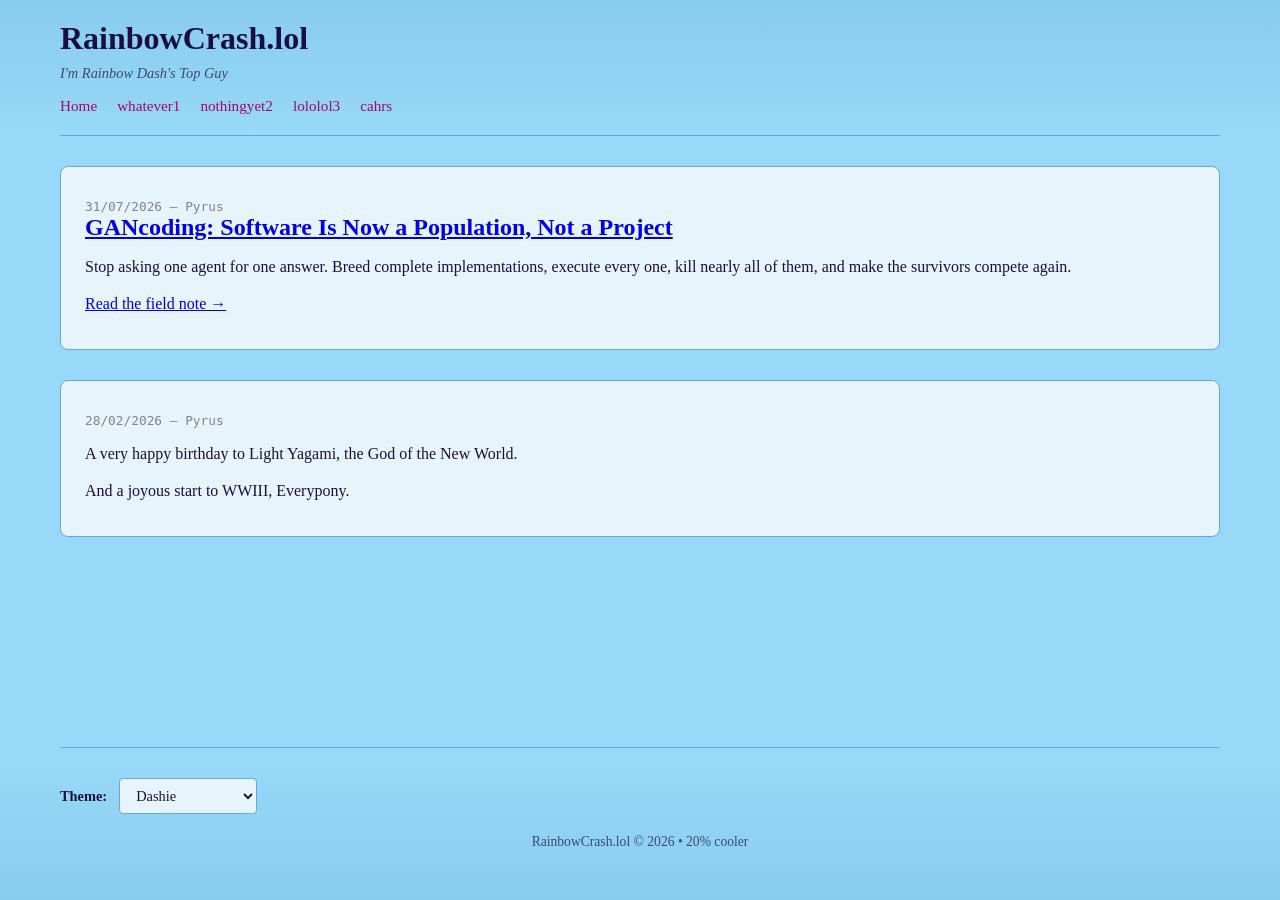
<file: index.html>
<!DOCTYPE html>
<html lang="en">
<head>
    <meta charset="UTF-8">
    <meta name="viewport" content="width=device-width, initial-scale=1.0">
    <meta name="color-scheme" content="light dark">
    <link rel="icon" type="image/png" href="dash.png">
    <title>RainbowCrash.lol</title>
    <style>
        * { margin: 0; padding: 0; box-sizing: border-box; }

        /* ROCK FARM — DARK */
        body:has(#t-limestone-dark:checked) {
            --background: #1a1926; --surface: #3b3a56; --border: #4b4a66;
            --text: #d2d8d8; --accent: #c7da61; --glow: none;
            --surface-2: color-mix(in srgb, var(--surface) 85%, var(--background));
            --divider: color-mix(in srgb, var(--border) 70%, var(--background));
            background: #1a1926;
        }
        body:has(#t-maud-dark:checked) {
            --background: #10171e; --surface: #293d53; --border: #3b5266;
            --text: #c2c5ca; --accent: #7de1c4; --glow: none;
            --surface-2: color-mix(in srgb, var(--surface) 85%, var(--background));
            --divider: color-mix(in srgb, var(--border) 70%, var(--background));
            background: #10171e;
        }
        body:has(#t-marble-dark:checked) {
            --background: #0e1312; --surface: #2e3c35; --border: #313635;
            --text: #d6e1de; --accent: #a373d8; --glow: none;
            --surface-2: color-mix(in srgb, var(--surface) 85%, var(--background));
            --divider: color-mix(in srgb, var(--border) 70%, var(--background));
            background: #0e1312;
        }

        /* ROCK FARM — LIGHT */
        body:has(#t-limestone-light:checked) {
            --background: #cccbd6; --surface: #b9b7cb; --border: #807e94;
            --text: #3b3952; --accent: #6e7e1e; --glow: none;
            --surface-2: color-mix(in srgb, var(--surface) 85%, var(--background));
            --divider: color-mix(in srgb, var(--border) 70%, var(--background));
            background: #cccbd6;
        }
        body:has(#t-maud-light:checked) {
            --background: #b8bcc5; --surface: #7ba5b8; --border: #4a6579;
            --text: #141822; --accent: #533588; --glow: none;
            --surface-2: color-mix(in srgb, var(--surface) 85%, var(--background));
            --divider: color-mix(in srgb, var(--border) 70%, var(--background));
            background: #b8bcc5;
        }
        body:has(#t-marble-light:checked) {
            --background: #cad6d2; --surface: #b6c9c0; --border: #5d7a78;
            --text: #273332; --accent: #6d3e90; --glow: none;
            --surface-2: color-mix(in srgb, var(--surface) 85%, var(--background));
            --divider: color-mix(in srgb, var(--border) 70%, var(--background));
            background: #cad6d2;
        }

        /* BRUTALIST */
        body:has(#t-brutalist-dark:checked) {
            --background: #000000; --surface: #0a0a0a; --border: #ffffff;
            --text: #ffffff; --accent: #00ff00; --glow: none;
            background: #000000;
        }
        body:has(#t-brutalist-light:checked) {
            --background: #ffffff; --surface: #f5f5f5; --border: #000000;
            --text: #000000; --accent: #0000ee; --glow: none;
            background: #ffffff;
        }

        /* Ponk */
        body:has(#t-ponk:checked) {
            --background: #f8b8d0; --surface: #ff8ec0; --border: #e84890;
            --text: #4a0028; --accent: #4dacd8; --glow: rgba(232, 72, 144, 0.3);
            --surface-2: color-mix(in srgb, var(--surface) 85%, var(--background));
            --divider: #b80060;
            background:
                url("data:image/svg+xml,%3Csvg viewBox='0 0 800 800' xmlns='http://www.w3.org/2000/svg'%3E%3Crect x='66' y='58' width='7' height='3' rx='1' fill='%23447c90' fill-opacity='0.49' transform='rotate(21 66 58)'/%3E%3Crect x='179' y='27' width='6' height='3' rx='1' fill='%236cccf8' fill-opacity='0.63' transform='rotate(-23 179 27)'/%3E%3Crect x='348' y='78' width='6' height='3' rx='1' fill='%23c4ecfc' fill-opacity='0.57' transform='rotate(24 348 78)'/%3E%3Crect x='467' y='88' width='10' height='3' rx='1' fill='%23e0fcfc' fill-opacity='0.65' transform='rotate(-28 467 88)'/%3E%3Crect x='647' y='57' width='9' height='3' rx='1' fill='%23e84890' fill-opacity='0.62' transform='rotate(55 647 57)'/%3E%3Crect x='699' y='69' width='7' height='3' rx='1' fill='%23b80060' fill-opacity='0.59' transform='rotate(53 699 69)'/%3E%3Crect x='25' y='177' width='6' height='3' rx='1' fill='%23447c90' fill-opacity='0.53' transform='rotate(5 25 177)'/%3E%3Crect x='153' y='144' width='10' height='3' rx='1' fill='%236cccf8' fill-opacity='0.56' transform='rotate(-55 153 144)'/%3E%3Crect x='327' y='178' width='6' height='3' rx='1' fill='%23c4ecfc' fill-opacity='0.58' transform='rotate(4 327 178)'/%3E%3Crect x='439' y='187' width='9' height='3' rx='1' fill='%23e0fcfc' fill-opacity='0.54' transform='rotate(-49 439 187)'/%3E%3Crect x='574' y='130' width='9' height='3' rx='1' fill='%23e84890' fill-opacity='0.68' transform='rotate(21 574 130)'/%3E%3Crect x='702' y='174' width='7' height='3' rx='1' fill='%23b80060' fill-opacity='0.48' transform='rotate(-51 702 174)'/%3E%3Crect x='36' y='270' width='9' height='3' rx='1' fill='%23447c90' fill-opacity='0.68' transform='rotate(-45 36 270)'/%3E%3Crect x='228' y='221' width='7' height='3' rx='1' fill='%236cccf8' fill-opacity='0.6' transform='rotate(-16 228 221)'/%3E%3Crect x='329' y='252' width='7' height='3' rx='1' fill='%23c4ecfc' fill-opacity='0.55' transform='rotate(11 329 252)'/%3E%3Crect x='514' y='217' width='7' height='3' rx='1' fill='%23e0fcfc' fill-opacity='0.51' transform='rotate(1 514 217)'/%3E%3Crect x='598' y='226' width='8' height='3' rx='1' fill='%23e84890' fill-opacity='0.57' transform='rotate(33 598 226)'/%3E%3Crect x='687' y='226' width='10' height='3' rx='1' fill='%23b80060' fill-opacity='0.64' transform='rotate(44 687 226)'/%3E%3Crect x='92' y='362' width='6' height='3' rx='1' fill='%23447c90' fill-opacity='0.48' transform='rotate(-43 92 362)'/%3E%3Crect x='185' y='332' width='7' height='3' rx='1' fill='%236cccf8' fill-opacity='0.49' transform='rotate(-3 185 332)'/%3E%3Crect x='307' y='381' width='8' height='3' rx='1' fill='%23c4ecfc' fill-opacity='0.57' transform='rotate(43 307 381)'/%3E%3Crect x='443' y='342' width='6' height='3' rx='1' fill='%23e0fcfc' fill-opacity='0.66' transform='rotate(54 443 342)'/%3E%3Crect x='570' y='319' width='10' height='3' rx='1' fill='%23e84890' fill-opacity='0.45' transform='rotate(-19 570 319)'/%3E%3Crect x='686' y='353' width='7' height='3' rx='1' fill='%23b80060' fill-opacity='0.55' transform='rotate(-7 686 353)'/%3E%3Crect x='118' y='461' width='9' height='3' rx='1' fill='%23447c90' fill-opacity='0.65' transform='rotate(-2 118 461)'/%3E%3Crect x='216' y='421' width='7' height='3' rx='1' fill='%236cccf8' fill-opacity='0.68' transform='rotate(-51 216 421)'/%3E%3Crect x='373' y='461' width='9' height='3' rx='1' fill='%23c4ecfc' fill-opacity='0.53' transform='rotate(-26 373 461)'/%3E%3Crect x='497' y='438' width='8' height='3' rx='1' fill='%23e0fcfc' fill-opacity='0.67' transform='rotate(-42 497 438)'/%3E%3Crect x='639' y='450' width='7' height='3' rx='1' fill='%23e84890' fill-opacity='0.65' transform='rotate(42 639 450)'/%3E%3Crect x='766' y='441' width='9' height='3' rx='1' fill='%23b80060' fill-opacity='0.56' transform='rotate(-18 766 441)'/%3E%3Crect x='25' y='566' width='9' height='3' rx='1' fill='%23447c90' fill-opacity='0.47' transform='rotate(-23 25 566)'/%3E%3Crect x='185' y='551' width='9' height='3' rx='1' fill='%236cccf8' fill-opacity='0.48' transform='rotate(13 185 551)'/%3E%3Crect x='313' y='565' width='8' height='3' rx='1' fill='%23c4ecfc' fill-opacity='0.69' transform='rotate(-3 313 565)'/%3E%3Crect x='492' y='530' width='8' height='3' rx='1' fill='%23e0fcfc' fill-opacity='0.62' transform='rotate(-7 492 530)'/%3E%3Crect x='624' y='589' width='9' height='3' rx='1' fill='%23e84890' fill-opacity='0.54' transform='rotate(-31 624 589)'/%3E%3Crect x='705' y='554' width='6' height='3' rx='1' fill='%23b80060' fill-opacity='0.54' transform='rotate(30 705 554)'/%3E%3Crect x='52' y='634' width='7' height='3' rx='1' fill='%23447c90' fill-opacity='0.61' transform='rotate(46 52 634)'/%3E%3Crect x='232' y='663' width='7' height='3' rx='1' fill='%236cccf8' fill-opacity='0.67' transform='rotate(-3 232 663)'/%3E%3Crect x='325' y='661' width='6' height='3' rx='1' fill='%23c4ecfc' fill-opacity='0.58' transform='rotate(-41 325 661)'/%3E%3Crect x='439' y='610' width='10' height='3' rx='1' fill='%23e0fcfc' fill-opacity='0.69' transform='rotate(-16 439 610)'/%3E%3Crect x='642' y='631' width='10' height='3' rx='1' fill='%23e84890' fill-opacity='0.65' transform='rotate(45 642 631)'/%3E%3Crect x='706' y='643' width='9' height='3' rx='1' fill='%23b80060' fill-opacity='0.59' transform='rotate(4 706 643)'/%3E%3Crect x='95' y='789' width='10' height='3' rx='1' fill='%23447c90' fill-opacity='0.52' transform='rotate(43 95 789)'/%3E%3Crect x='242' y='712' width='6' height='3' rx='1' fill='%236cccf8' fill-opacity='0.53' transform='rotate(48 242 712)'/%3E%3Crect x='355' y='714' width='6' height='3' rx='1' fill='%23c4ecfc' fill-opacity='0.52' transform='rotate(-2 355 714)'/%3E%3Crect x='485' y='790' width='10' height='3' rx='1' fill='%23e0fcfc' fill-opacity='0.52' transform='rotate(18 485 790)'/%3E%3Crect x='643' y='722' width='9' height='3' rx='1' fill='%23e84890' fill-opacity='0.65' transform='rotate(-4 643 722)'/%3E%3Crect x='713' y='768' width='8' height='3' rx='1' fill='%23b80060' fill-opacity='0.67' transform='rotate(-39 713 768)'/%3E%3Ccircle cx='155' cy='87' r='3.3' fill='%23447c90' fill-opacity='0.49'/%3E%3Ccircle cx='355' cy='83' r='2.8' fill='%236cccf8' fill-opacity='0.49'/%3E%3Ccircle cx='618' cy='62' r='2.3' fill='%23c4ecfc' fill-opacity='0.44'/%3E%3Ccircle cx='148' cy='319' r='2.6' fill='%23e0fcfc' fill-opacity='0.52'/%3E%3Ccircle cx='425' cy='291' r='2.9' fill='%23e84890' fill-opacity='0.48'/%3E%3Ccircle cx='689' cy='290' r='3.0' fill='%23b80060' fill-opacity='0.55'/%3E%3Ccircle cx='108' cy='460' r='3.5' fill='%23447c90' fill-opacity='0.45'/%3E%3Ccircle cx='320' cy='472' r='3.2' fill='%236cccf8' fill-opacity='0.36'/%3E%3Ccircle cx='655' cy='430' r='2.9' fill='%23c4ecfc' fill-opacity='0.46'/%3E%3Ccircle cx='121' cy='631' r='2.9' fill='%23e0fcfc' fill-opacity='0.43'/%3E%3Ccircle cx='327' cy='647' r='2.9' fill='%23e84890' fill-opacity='0.36'/%3E%3Ccircle cx='576' cy='636' r='2.5' fill='%23b80060' fill-opacity='0.4'/%3E%3C/svg%3E"),
                linear-gradient(135deg, #f8b8d0 0%, #f4aec6 50%, #f8b8d0 100%);
            background-size: 800px 800px, 100% 100%;
        }

        /* Dashie — DEFAULT for RainbowCrash.lol */
        body:has(#t-dashie:checked) {
            --background: #98d8f8; --surface: #e8f4fc; --border: #68a8d8;
            --text: #1a1040; --accent: #a00870; --glow: rgba(152, 216, 248, 0.2);
            --surface-2: color-mix(in srgb, var(--surface) 85%, var(--background));
            --divider: color-mix(in srgb, var(--border) 70%, var(--background));
            background: linear-gradient(to bottom, #88ccf0 0%, #98d8f8 15%, #98d8f8 85%, #88ccf0 100%);
        }

        /* DESERT TEMPLE */
        body:has(#t-desert-cactus:checked) {
            --background: #f8d8af; --surface: #f9dbb5; --border: #ad683b;
            --text: #161826; --accent: #0d5f18; --glow: rgba(139, 90, 43, 0.15);
            --surface-2: color-mix(in srgb, var(--surface) 85%, var(--background));
            --divider: color-mix(in srgb, var(--border) 70%, var(--background));
            background:
                url("data:image/svg+xml,%3Csvg viewBox='0 0 600 36' xmlns='http://www.w3.org/2000/svg'%3E%3Crect x='0' y='1' width='600' height='0.4' fill='%23000' fill-opacity='0.018'/%3E%3Crect x='0' y='4' width='600' height='0.7' fill='%23000' fill-opacity='0.022'/%3E%3Crect x='0' y='7.5' width='600' height='0.3' fill='%23000' fill-opacity='0.012'/%3E%3Crect x='0' y='10' width='600' height='0.6' fill='%23000' fill-opacity='0.02'/%3E%3Crect x='0' y='14' width='600' height='0.5' fill='%23000' fill-opacity='0.025'/%3E%3Crect x='0' y='17' width='600' height='0.35' fill='%23000' fill-opacity='0.015'/%3E%3Crect x='0' y='20.5' width='600' height='0.8' fill='%23000' fill-opacity='0.018'/%3E%3Crect x='0' y='24' width='600' height='0.45' fill='%23000' fill-opacity='0.022'/%3E%3Crect x='0' y='27' width='600' height='0.6' fill='%23000' fill-opacity='0.014'/%3E%3Crect x='0' y='30.5' width='600' height='0.5' fill='%23000' fill-opacity='0.02'/%3E%3Crect x='0' y='34' width='600' height='0.35' fill='%23000' fill-opacity='0.016'/%3E%3Cellipse cx='40' cy='3' rx='18' ry='0.7' fill='%23000' fill-opacity='0.018'/%3E%3Cellipse cx='130' cy='8' rx='22' ry='0.5' fill='%23000' fill-opacity='0.015'/%3E%3Cellipse cx='250' cy='2' rx='14' ry='0.8' fill='%23000' fill-opacity='0.02'/%3E%3Cellipse cx='340' cy='12' rx='25' ry='0.6' fill='%23000' fill-opacity='0.016'/%3E%3Cellipse cx='480' cy='6' rx='16' ry='0.9' fill='%23000' fill-opacity='0.018'/%3E%3Cellipse cx='560' cy='15' rx='20' ry='0.5' fill='%23000' fill-opacity='0.014'/%3E%3Cellipse cx='85' cy='19' rx='24' ry='0.7' fill='%23000' fill-opacity='0.02'/%3E%3Cellipse cx='200' cy='23' rx='15' ry='0.6' fill='%23000' fill-opacity='0.017'/%3E%3Cellipse cx='370' cy='28' rx='28' ry='0.8' fill='%23000' fill-opacity='0.015'/%3E%3Cellipse cx='510' cy='21' rx='18' ry='0.5' fill='%23000' fill-opacity='0.019'/%3E%3Cellipse cx='440' cy='33' rx='21' ry='0.7' fill='%23000' fill-opacity='0.016'/%3E%3Cellipse cx='160' cy='31' rx='17' ry='0.6' fill='%23000' fill-opacity='0.018'/%3E%3Cellipse cx='70' cy='11' rx='13' ry='0.5' fill='%23fff' fill-opacity='0.022'/%3E%3Cellipse cx='210' cy='5' rx='16' ry='0.6' fill='%23fff' fill-opacity='0.018'/%3E%3Cellipse cx='350' cy='17' rx='12' ry='0.7' fill='%23fff' fill-opacity='0.025'/%3E%3Cellipse cx='490' cy='9' rx='19' ry='0.5' fill='%23fff' fill-opacity='0.02'/%3E%3Cellipse cx='550' cy='26' rx='14' ry='0.6' fill='%23fff' fill-opacity='0.018'/%3E%3Cellipse cx='120' cy='25' rx='17' ry='0.5' fill='%23fff' fill-opacity='0.022'/%3E%3Cellipse cx='300' cy='32' rx='15' ry='0.7' fill='%23fff' fill-opacity='0.02'/%3E%3Cellipse cx='420' cy='19' rx='11' ry='0.4' fill='%23fff' fill-opacity='0.024'/%3E%3C/svg%3E"),
                linear-gradient(to bottom, #f1caa3 0%, #f8d8af 8%, #f8d8af 92%, #f1caa3 100%);
            background-size: 600px 36px, 100% 100%;
        }
        body:has(#t-desert-blood:checked) {
            --background: #f8d8af; --surface: #f9dbb5; --border: #6f4f2e;
            --text: #000000; --accent: #8d2b17; --glow: rgba(139, 90, 43, 0.15);
            --surface-2: color-mix(in srgb, var(--surface) 85%, var(--background));
            --divider: color-mix(in srgb, var(--border) 70%, var(--background));
            background:
                url("data:image/svg+xml,%3Csvg viewBox='0 0 600 36' xmlns='http://www.w3.org/2000/svg'%3E%3Crect x='0' y='1' width='600' height='0.4' fill='%23000' fill-opacity='0.018'/%3E%3Crect x='0' y='4' width='600' height='0.7' fill='%23000' fill-opacity='0.022'/%3E%3Crect x='0' y='7.5' width='600' height='0.3' fill='%23000' fill-opacity='0.012'/%3E%3Crect x='0' y='10' width='600' height='0.6' fill='%23000' fill-opacity='0.02'/%3E%3Crect x='0' y='14' width='600' height='0.5' fill='%23000' fill-opacity='0.025'/%3E%3Crect x='0' y='17' width='600' height='0.35' fill='%23000' fill-opacity='0.015'/%3E%3Crect x='0' y='20.5' width='600' height='0.8' fill='%23000' fill-opacity='0.018'/%3E%3Crect x='0' y='24' width='600' height='0.45' fill='%23000' fill-opacity='0.022'/%3E%3Crect x='0' y='27' width='600' height='0.6' fill='%23000' fill-opacity='0.014'/%3E%3Crect x='0' y='30.5' width='600' height='0.5' fill='%23000' fill-opacity='0.02'/%3E%3Crect x='0' y='34' width='600' height='0.35' fill='%23000' fill-opacity='0.016'/%3E%3Cellipse cx='40' cy='3' rx='18' ry='0.7' fill='%23000' fill-opacity='0.018'/%3E%3Cellipse cx='130' cy='8' rx='22' ry='0.5' fill='%23000' fill-opacity='0.015'/%3E%3Cellipse cx='250' cy='2' rx='14' ry='0.8' fill='%23000' fill-opacity='0.02'/%3E%3Cellipse cx='340' cy='12' rx='25' ry='0.6' fill='%23000' fill-opacity='0.016'/%3E%3Cellipse cx='480' cy='6' rx='16' ry='0.9' fill='%23000' fill-opacity='0.018'/%3E%3Cellipse cx='560' cy='15' rx='20' ry='0.5' fill='%23000' fill-opacity='0.014'/%3E%3Cellipse cx='85' cy='19' rx='24' ry='0.7' fill='%23000' fill-opacity='0.02'/%3E%3Cellipse cx='200' cy='23' rx='15' ry='0.6' fill='%23000' fill-opacity='0.017'/%3E%3Cellipse cx='370' cy='28' rx='28' ry='0.8' fill='%23000' fill-opacity='0.015'/%3E%3Cellipse cx='510' cy='21' rx='18' ry='0.5' fill='%23000' fill-opacity='0.019'/%3E%3Cellipse cx='440' cy='33' rx='21' ry='0.7' fill='%23000' fill-opacity='0.016'/%3E%3Cellipse cx='160' cy='31' rx='17' ry='0.6' fill='%23000' fill-opacity='0.018'/%3E%3Cellipse cx='70' cy='11' rx='13' ry='0.5' fill='%23fff' fill-opacity='0.022'/%3E%3Cellipse cx='210' cy='5' rx='16' ry='0.6' fill='%23fff' fill-opacity='0.018'/%3E%3Cellipse cx='350' cy='17' rx='12' ry='0.7' fill='%23fff' fill-opacity='0.025'/%3E%3Cellipse cx='490' cy='9' rx='19' ry='0.5' fill='%23fff' fill-opacity='0.02'/%3E%3Cellipse cx='550' cy='26' rx='14' ry='0.6' fill='%23fff' fill-opacity='0.018'/%3E%3Cellipse cx='120' cy='25' rx='17' ry='0.5' fill='%23fff' fill-opacity='0.022'/%3E%3Cellipse cx='300' cy='32' rx='15' ry='0.7' fill='%23fff' fill-opacity='0.02'/%3E%3Cellipse cx='420' cy='19' rx='11' ry='0.4' fill='%23fff' fill-opacity='0.024'/%3E%3C/svg%3E"),
                linear-gradient(to bottom, #f1caa3 0%, #f8d8af 12%, #f8d8af 88%, #f1caa3 100%);
            background-size: 600px 36px, 100% 100%;
        }

        body {
            font-family: 'Georgia', serif;
            color: var(--text);
            min-height: 100svh;
        }

        site-container {
            display: flex;
            flex-direction: column;
            max-width: 1200px;
            margin: 0 auto;
            padding: 20px;
            min-height: 100svh;
        }

        header {
            padding-bottom: 20px;
            margin-bottom: 30px;
            border-bottom: 1px solid var(--border);
            & h1 {
                font-size: 2rem;
                margin-bottom: 4px;
            }
            & .subtitle {
                font-style: italic;
                opacity: 0.7;
                font-size: 0.9rem;
                margin-top: 8px;
            }
        }

        nav {
            display: flex;
            gap: 20px;
            margin-top: 15px;
            & a {
                color: var(--accent);
                text-decoration: none;
                font-size: 0.95rem;
                &:visited { color: var(--accent); }
                &:hover { text-decoration: underline; }
            }
        }

        blog-feed {
            display: block;
        }

        blog-entry {
            display: block;
            background-color: var(--surface);
            border: 1px solid var(--border);
            border-radius: 8px;
            padding: 32px 24px;
            margin-bottom: 30px;
            box-shadow: 0 2px 4px var(--glow, transparent);
            transition: opacity 0.4s ease, translate 0.4s ease;
            opacity: 1;
            translate: 0 0;
            @starting-style {
                opacity: 0;
                translate: 0 8px;
            }
            & entry-header {
                display: block;
                margin-bottom: 12px;
                & entry-date {
                    display: block;
                    font-size: 0.8rem;
                    opacity: 0.5;
                    font-family: monospace;
                }
            }
            & entry-body {
                display: block;
                line-height: 1.7;
                font-size: 1rem;
                & p {
                    margin-bottom: 0.6em;
                    &:last-child { margin-bottom: 0; }
                }
            }
        }

        footer {
            border-top: 1px solid var(--border);
            padding: 30px 0;
            margin-top: auto;
        }
        .theme-selector {
            display: flex;
            align-items: center;
            gap: 12px;
            margin-bottom: 20px;
            & label {
                font-weight: bold;
                font-size: 0.9rem;
            }
            & select {
                background-color: var(--surface);
                color: var(--text);
                border: 1px solid var(--border);
                padding: 8px 12px;
                border-radius: 4px;
                font-size: 0.9rem;
                cursor: pointer;
                font-family: inherit;
            }
        }
        .footer-text {
            font-size: 0.85rem;
            opacity: 0.7;
            text-align: center;
        }
    </style>
</head>


<body>
    <site-container>
        <header>
            <h1>RainbowCrash.lol</h1>
            <div class="subtitle">I'm Rainbow Dash's Top Guy</div>
            <nav>
                <a href="#">Home</a>
                <a href="#">whatever1</a>
                <a href="#">nothingyet2</a>
                <a href="perth.html">lololol3</a>
                <a href="perth_vehicles.html">cahrs</a>
            </nav>
        </header>

        <blog-feed>

            <blog-entry>
                <entry-header>
                    <entry-date>31/07/2026 &mdash; Pyrus</entry-date>
                    <h2><a href="gancoding.html">GANcoding: Software Is Now a Population, Not a Project</a></h2>
                </entry-header>
                <entry-body>
                    <p>Stop asking one agent for one answer. Breed complete implementations, execute every one, kill nearly all of them, and make the survivors compete again.</p>
                    <p><a href="gancoding.html">Read the field note &rarr;</a></p>
                </entry-body>
            </blog-entry>

            <blog-entry>
                <entry-header>
                    <entry-date>28/02/2026 &mdash; Pyrus</entry-date>
                </entry-header>
                <entry-body>
                    <p>A very happy birthday to Light Yagami, the God of the New World.</p>
                    <p>And a joyous start to WWIII, Everypony.</p>
                </entry-body>
            </blog-entry>
        </blog-feed>

        <footer>
            <div class="theme-selector">
                <label for="theme-select">Theme:</label>
                <select id="theme-select">
                    <optgroup label="&#127880;">
                        <option id="t-dashie" value="dashie" selected>Dashie</option>
                        <option id="t-ponk" value="ponk">Ponk</option>
                    </optgroup>
                    <optgroup label="Rock Farm">
                        <option id="t-limestone-dark" value="limestone-dark">Limestone &#9790;</option>
                        <option id="t-limestone-light" value="limestone-light">Limestone &#9728;</option>
                        <option id="t-maud-dark" value="maud-dark">Maud &#9790;</option>
                        <option id="t-maud-light" value="maud-light">Maud &#9728;</option>
                        <option id="t-marble-dark" value="marble-dark">Marble &#9790;</option>
                        <option id="t-marble-light" value="marble-light">Marble &#9728;</option>
                    </optgroup>
                    <optgroup label="Desert Temple">
                        <option id="t-desert-cactus" value="desert-cactus">Cactus</option>
                        <option id="t-desert-blood" value="desert-blood">Blood</option>
                    </optgroup>
                    <optgroup label="Brutalist">
                        <option id="t-brutalist-dark" value="brutalist-dark">Dark &#9790;</option>
                        <option id="t-brutalist-light" value="brutalist-light">Light &#9728;</option>
                    </optgroup>
                </select>
            </div>
            <div class="footer-text">
                RainbowCrash.lol &copy; 2026 &bull; 20% cooler
            </div>
        </footer>
    </site-container>

    <!-- Progressive enhancement: persistence + party pop -->
    <!-- Claude was so goated for ts honestly -->
    <script>
        const themeSelect = document.getElementById('theme-select');
        const saved = localStorage.getItem('rc-theme');
        if (saved) { const opt = document.getElementById(saved); if (opt) opt.selected = true; }
        themeSelect.addEventListener('change', () => {
            const sel = themeSelect.selectedOptions[0];
            if (sel) localStorage.setItem('rc-theme', sel.id);
        });

        // Ponk party pop
        let audioCtx = null;
        function playPartyPop() {
            if (!audioCtx) audioCtx = new (window.AudioContext || window.webkitAudioContext)();
            const ctx = audioCtx, now = ctx.currentTime;

            // Noise burst (the "pop")
            const noiseBuf = ctx.createBuffer(1, ctx.sampleRate * 0.08, ctx.sampleRate);
            const noiseData = noiseBuf.getChannelData(0);
            for (let i = 0; i < noiseData.length; i++) noiseData[i] = (Math.random() * 2 - 1) * Math.pow(1 - i / noiseData.length, 3);
            const noiseSrc = ctx.createBufferSource(); noiseSrc.buffer = noiseBuf;
            const noiseGain = ctx.createGain(); noiseGain.gain.setValueAtTime(0.4, now); noiseGain.gain.exponentialRampToValueAtTime(0.001, now + 0.08);
            const noiseFilter = ctx.createBiquadFilter(); noiseFilter.type = 'bandpass'; noiseFilter.frequency.value = 2000; noiseFilter.Q.value = 0.8;
            noiseSrc.connect(noiseFilter).connect(noiseGain).connect(ctx.destination); noiseSrc.start(now); noiseSrc.stop(now + 0.08);

            // Descending chirp (the "wheee")
            const osc = ctx.createOscillator(); osc.type = 'sine';
            osc.frequency.setValueAtTime(1400, now); osc.frequency.exponentialRampToValueAtTime(400, now + 0.15);
            const chirpGain = ctx.createGain(); chirpGain.gain.setValueAtTime(0.2, now); chirpGain.gain.exponentialRampToValueAtTime(0.001, now + 0.18);
            osc.connect(chirpGain).connect(ctx.destination); osc.start(now); osc.stop(now + 0.2);
        }

        let prevPonk = themeSelect.value === 'ponk';
        themeSelect.addEventListener('change', () => {
            const nowPonk = themeSelect.value === 'ponk';
            if (nowPonk && !prevPonk) playPartyPop();
            prevPonk = nowPonk;
        });
        if (prevPonk) document.addEventListener('click', () => playPartyPop(), { once: true });
    </script>
</body>
</html>
</file>
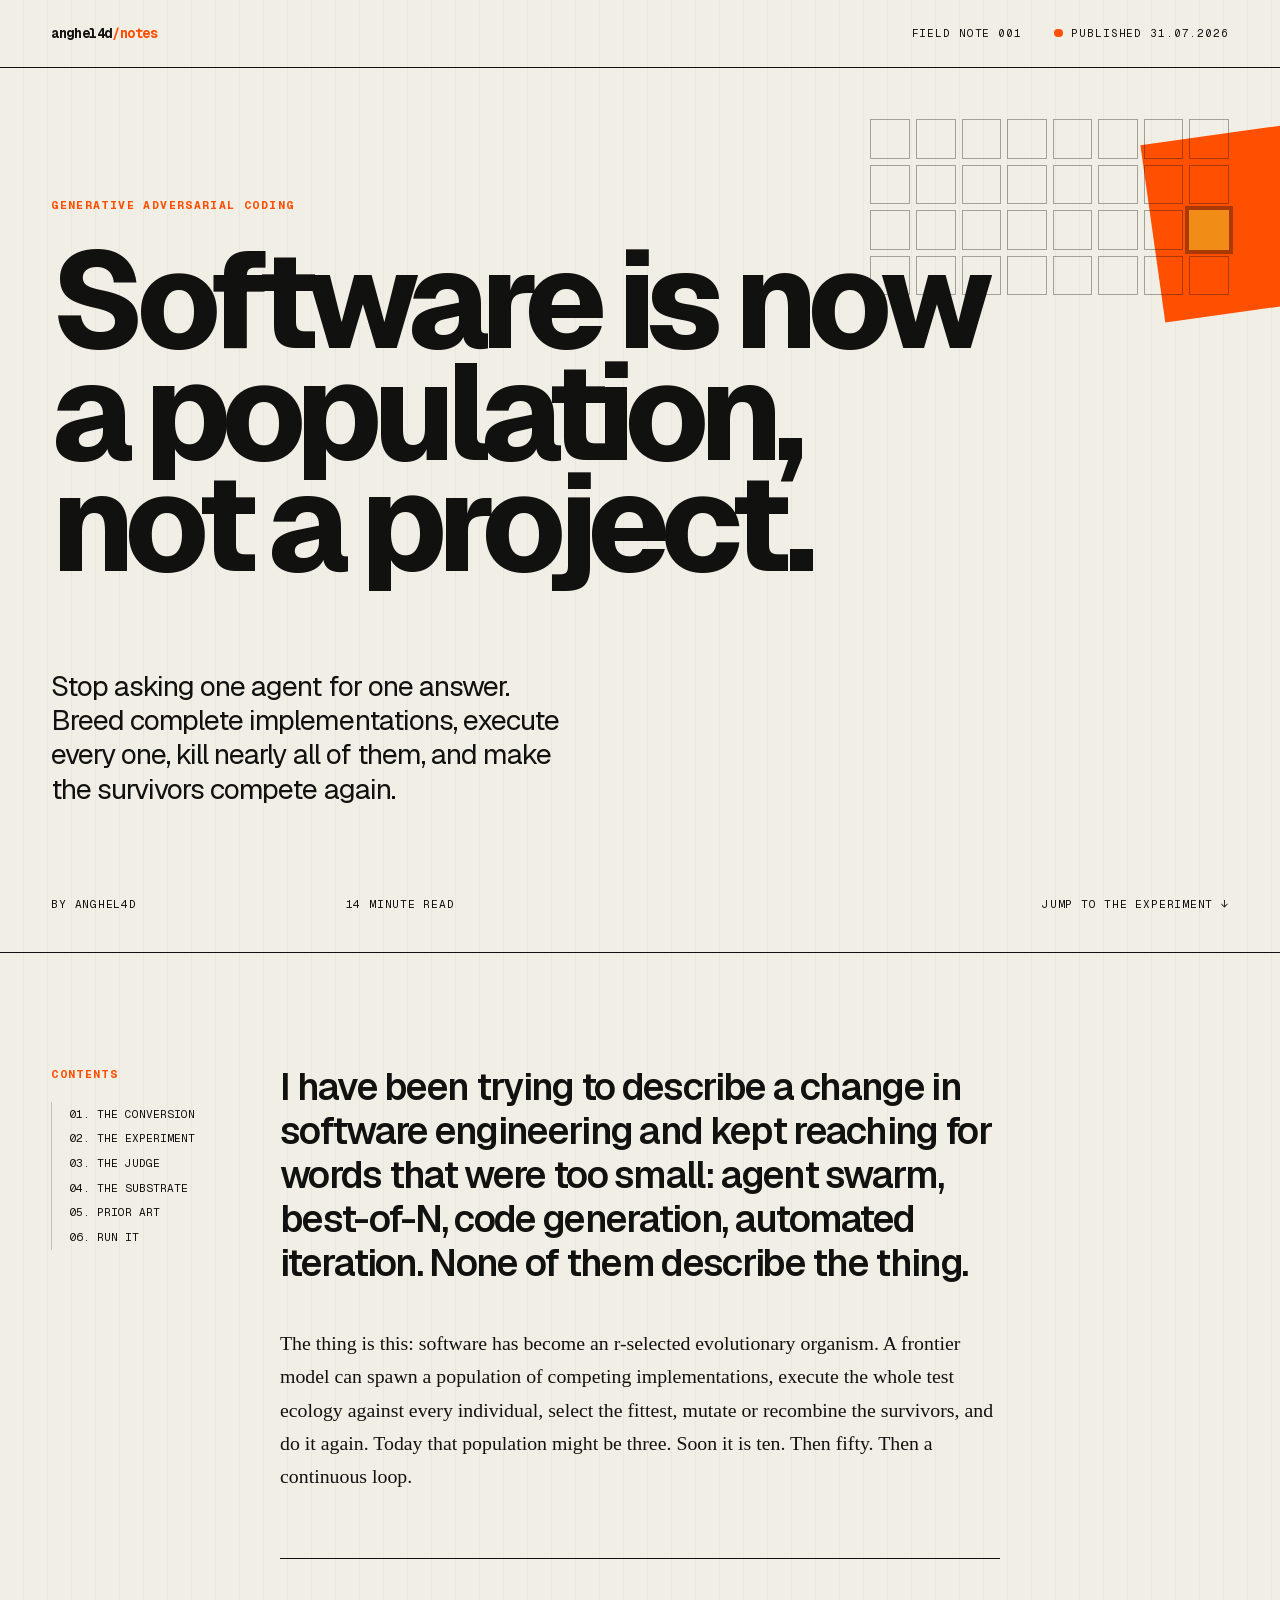
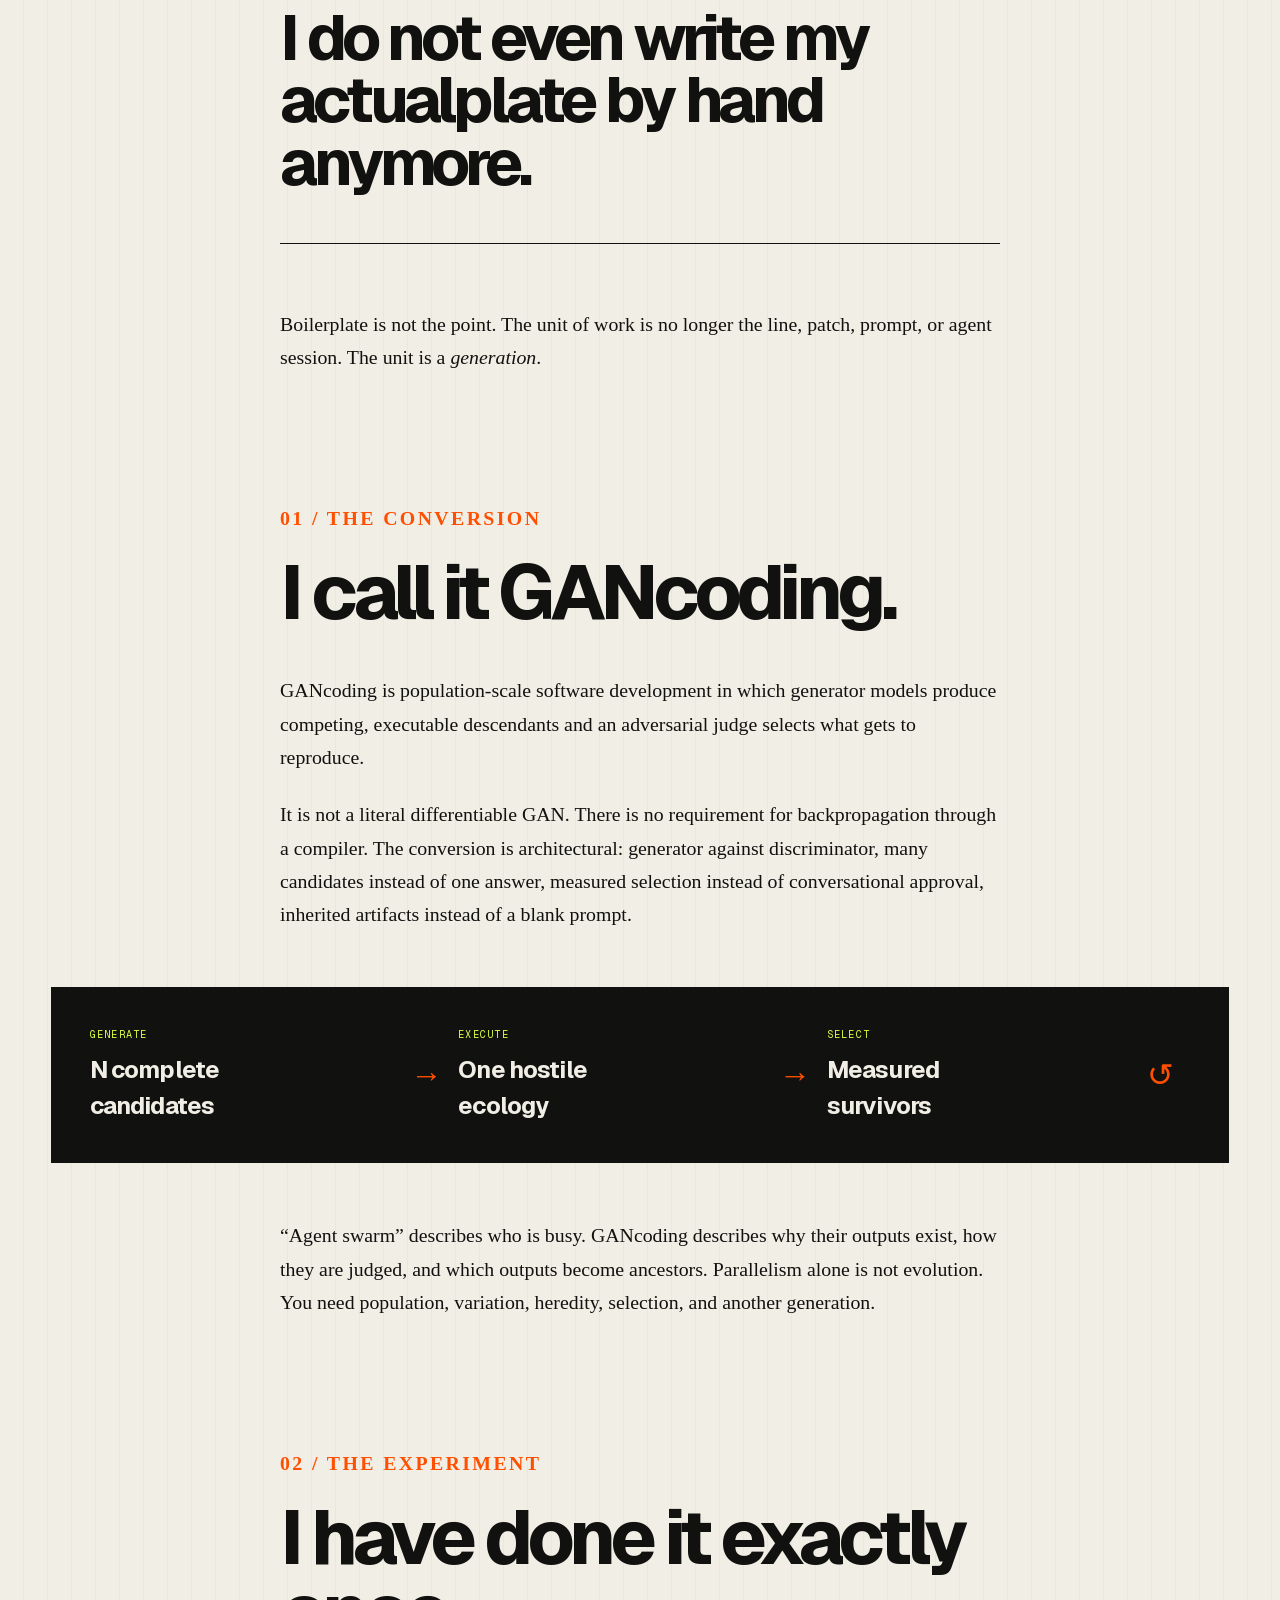
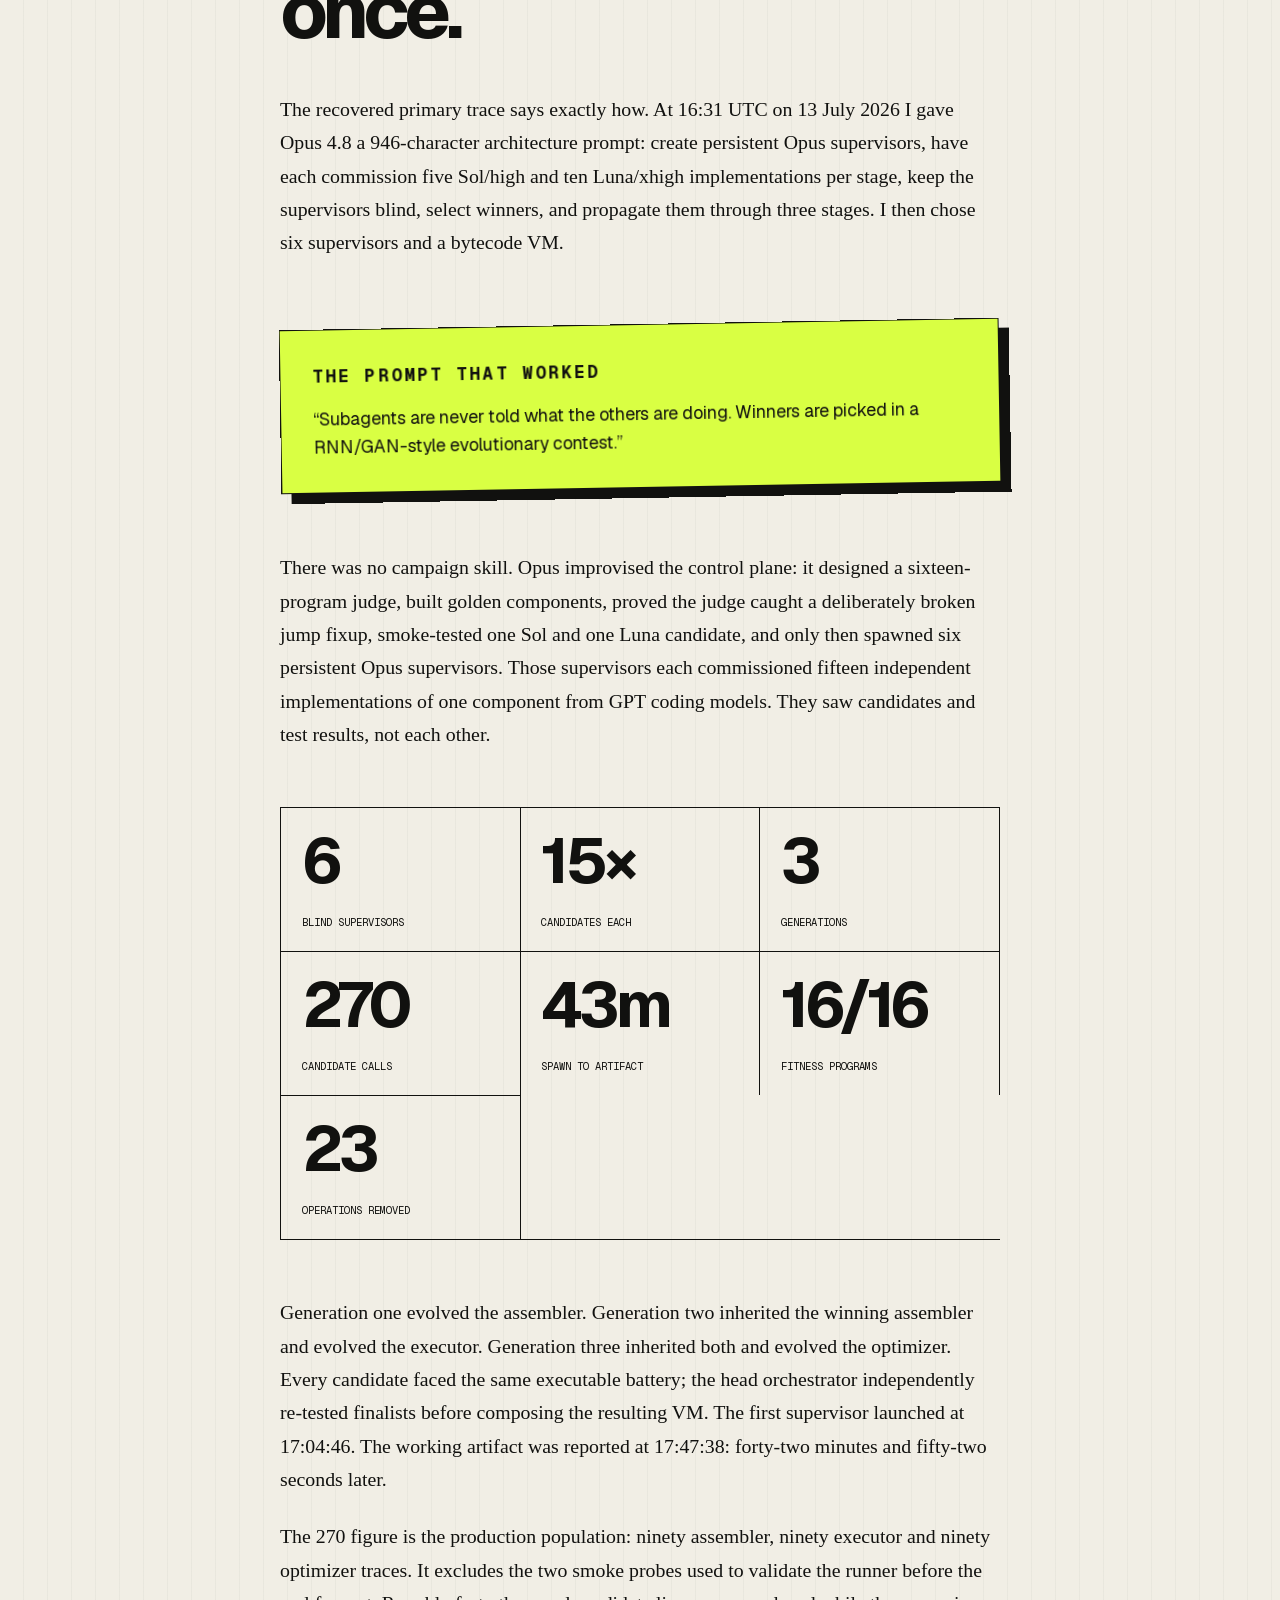
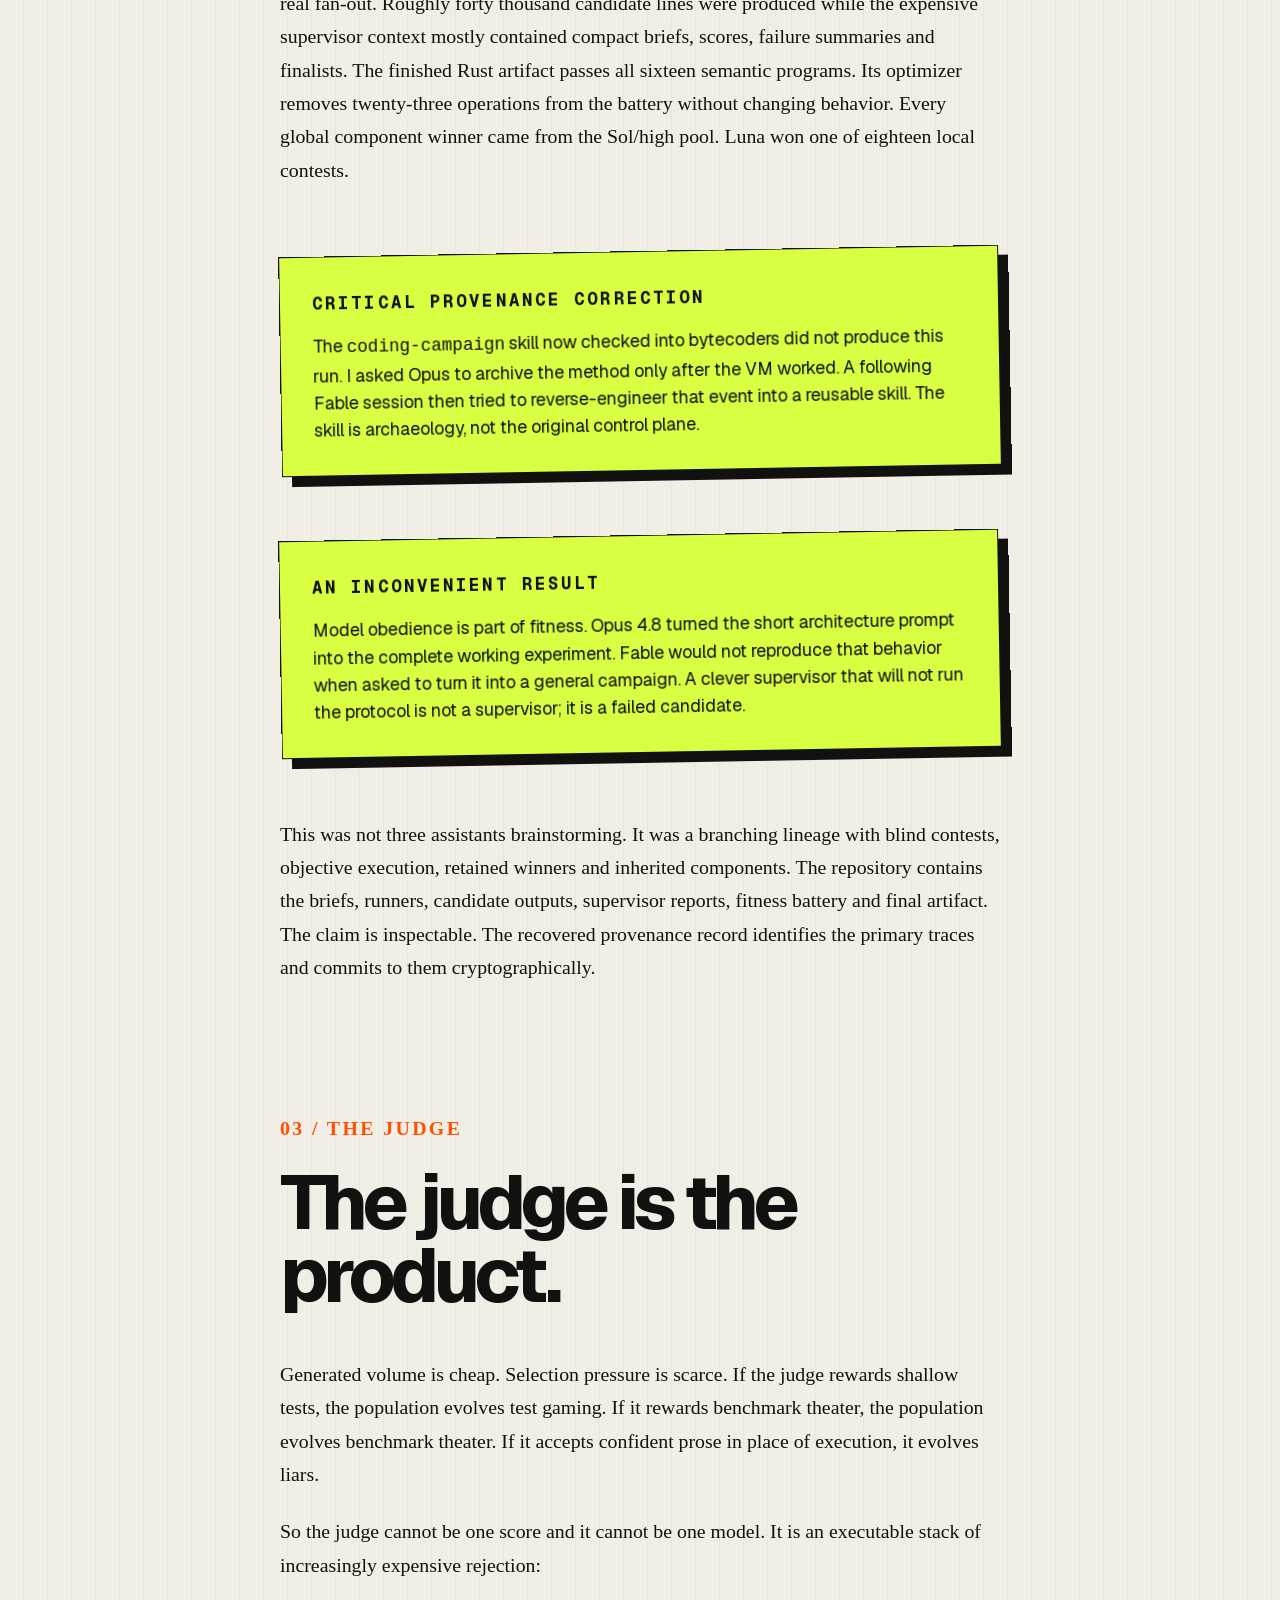
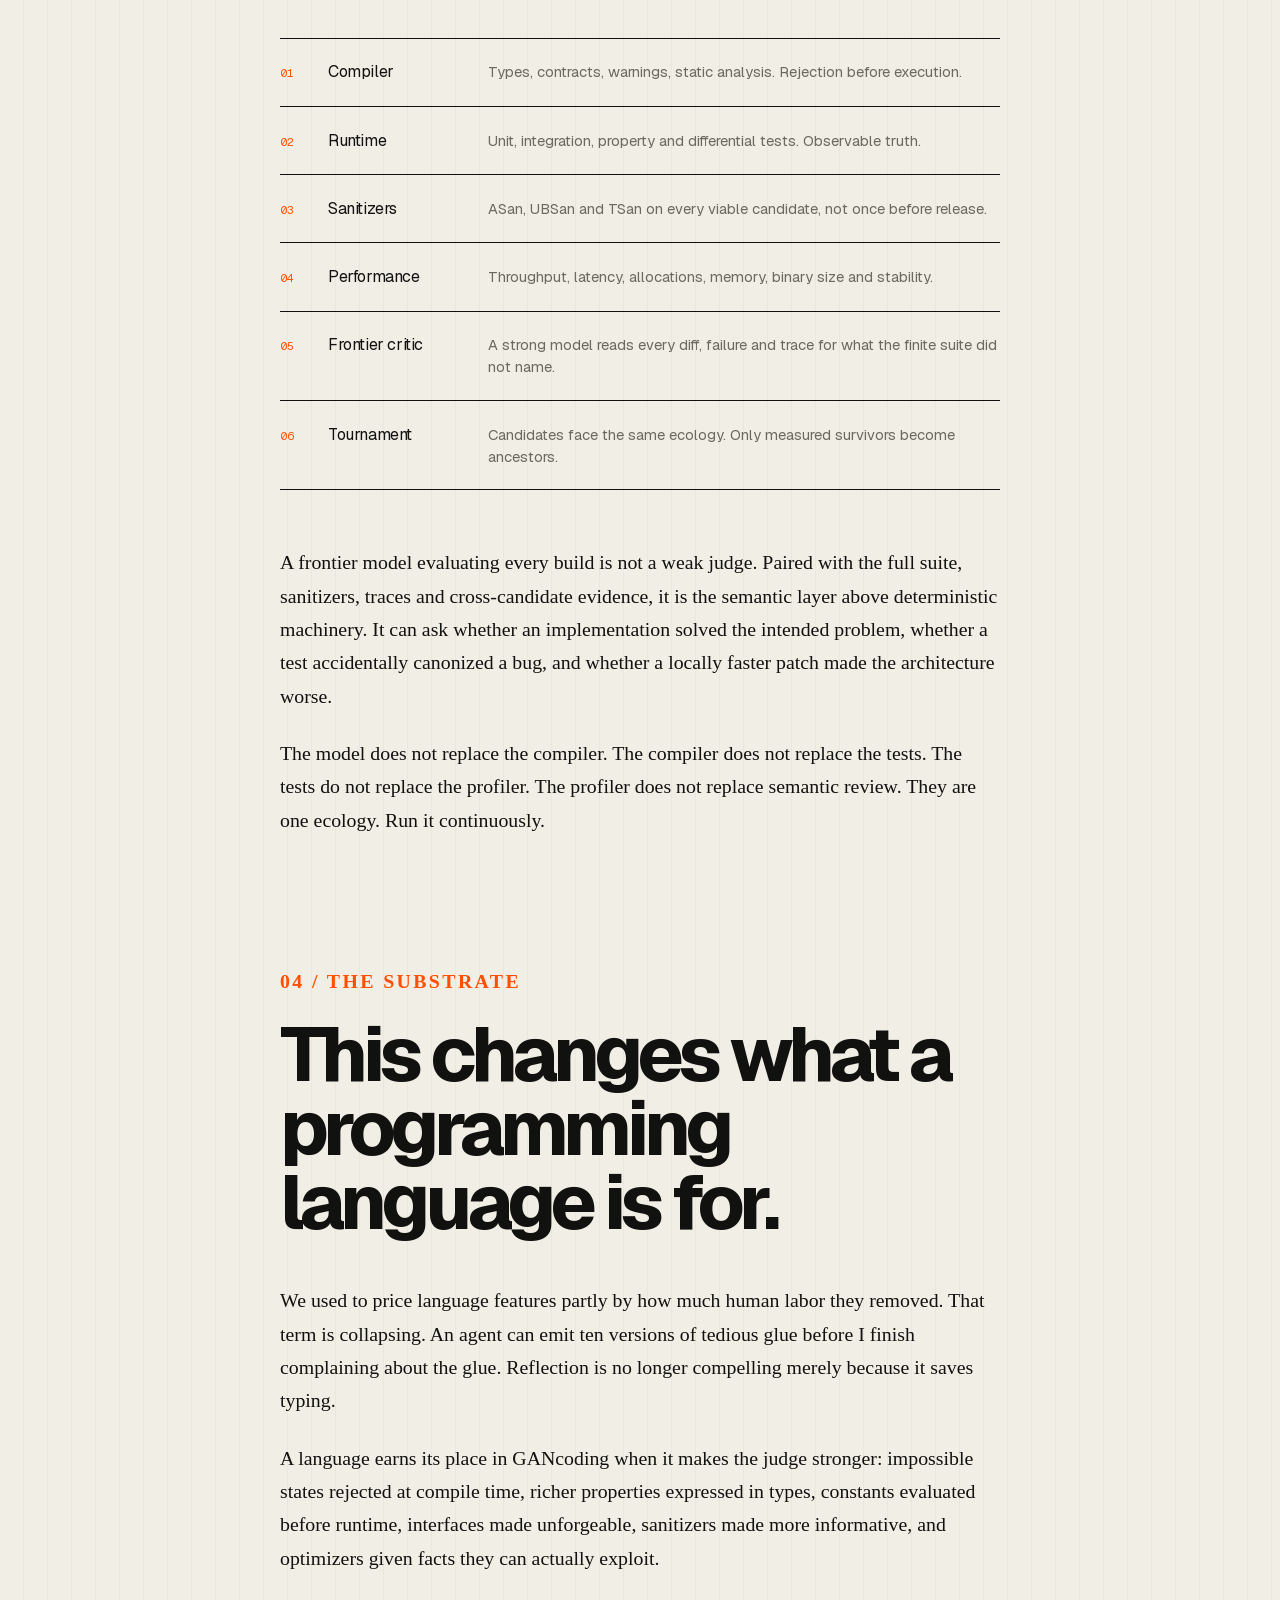
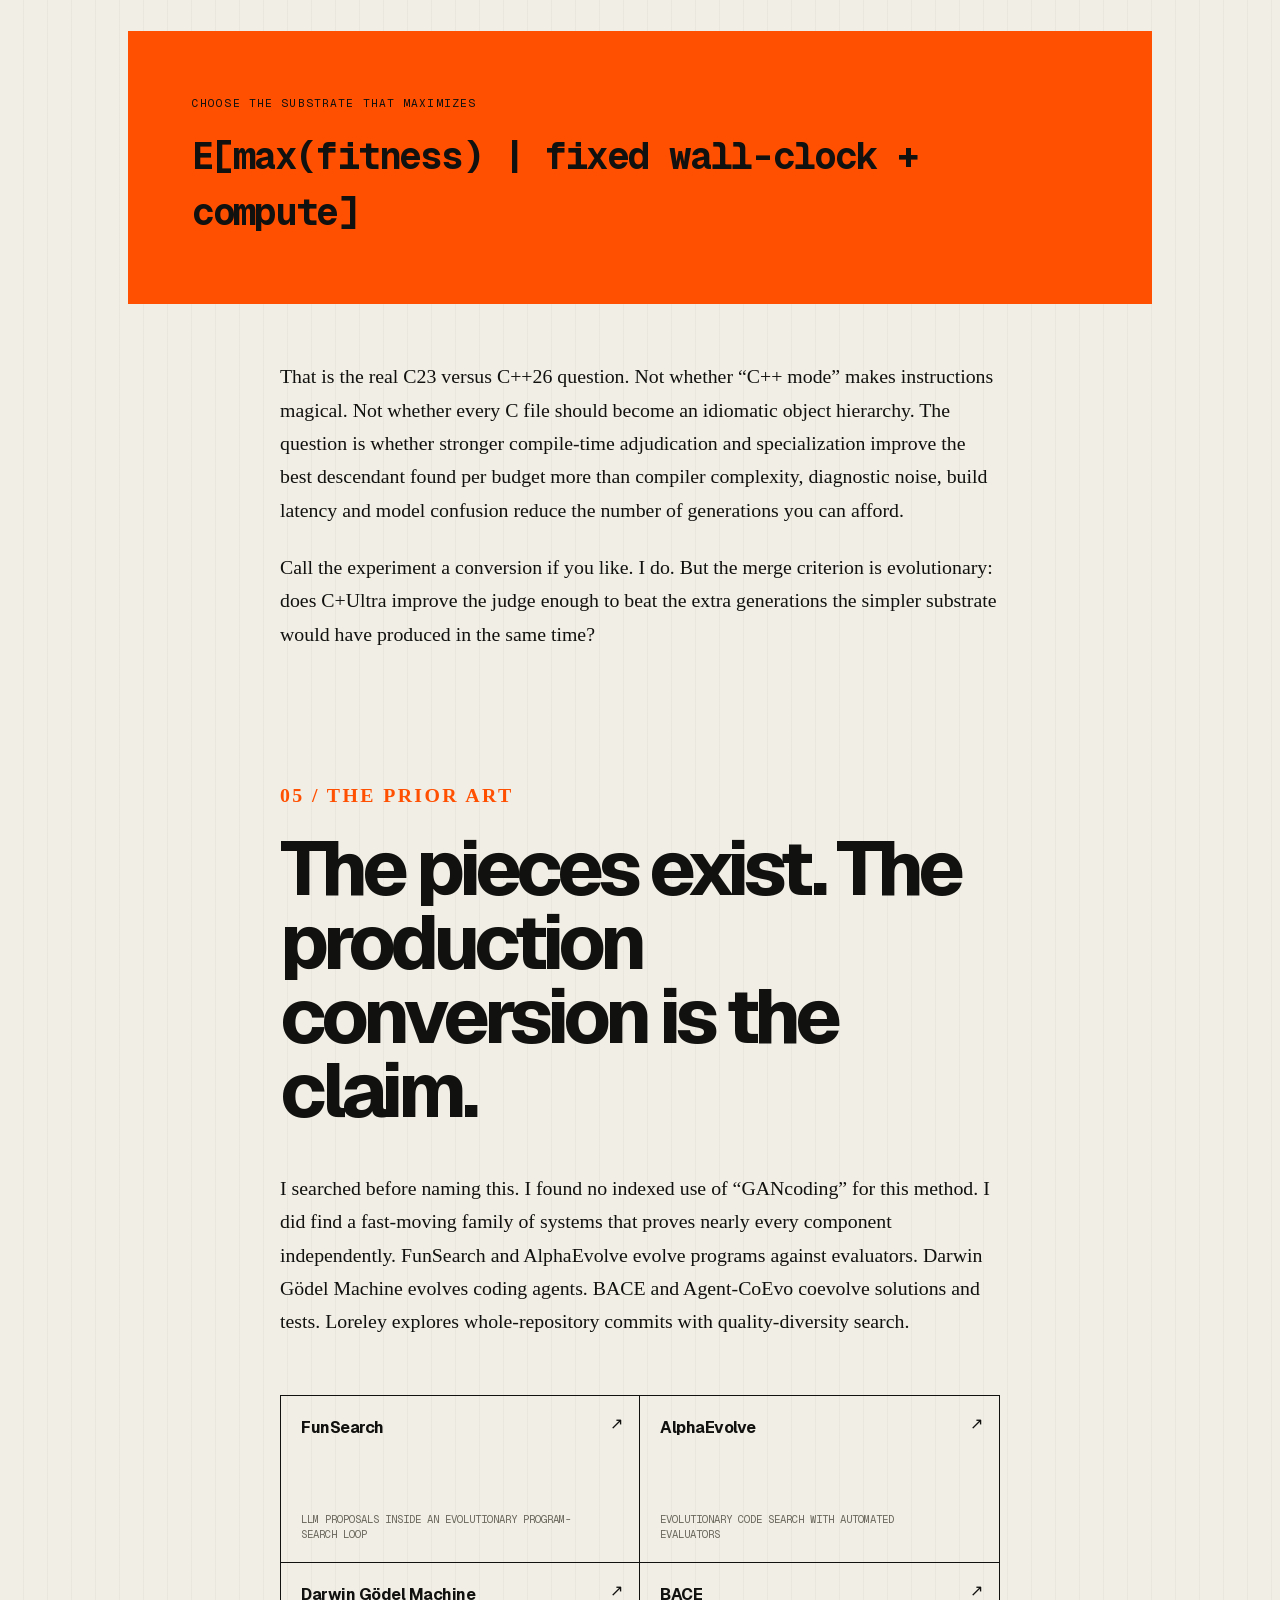
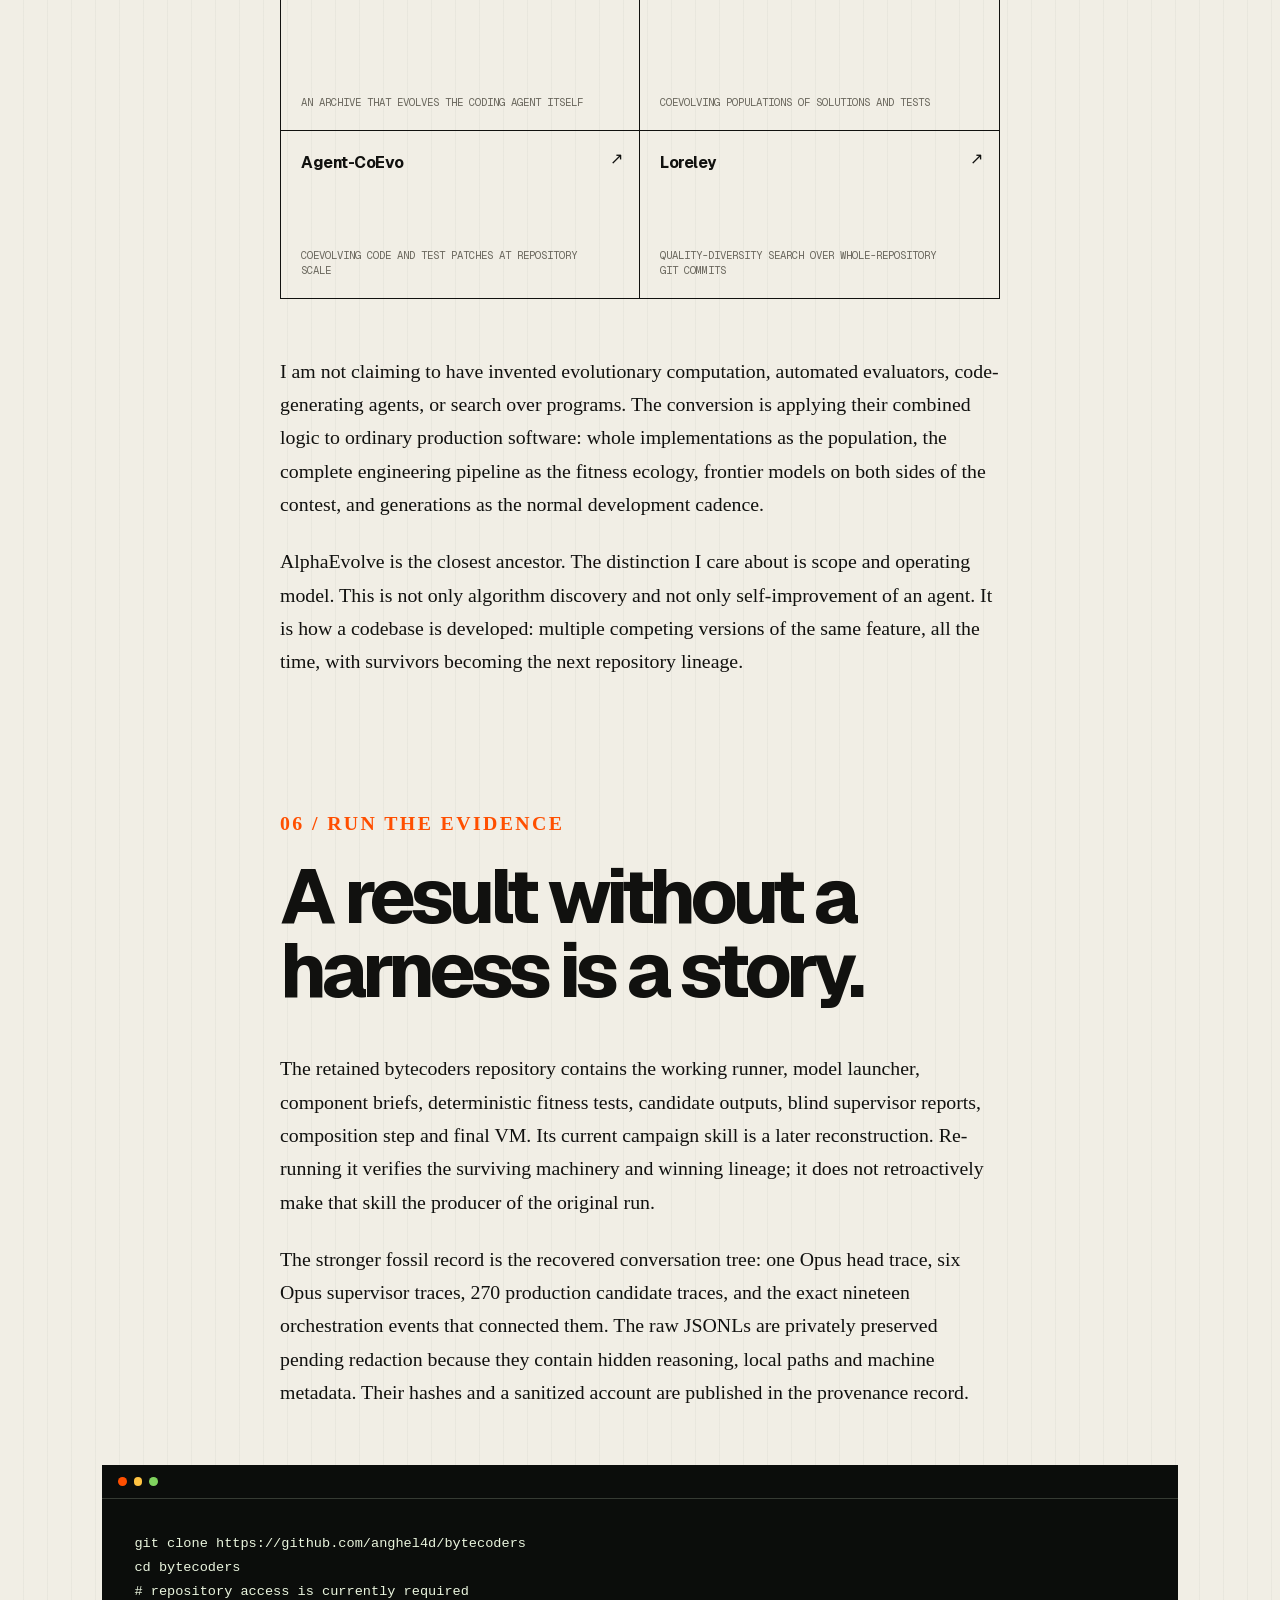
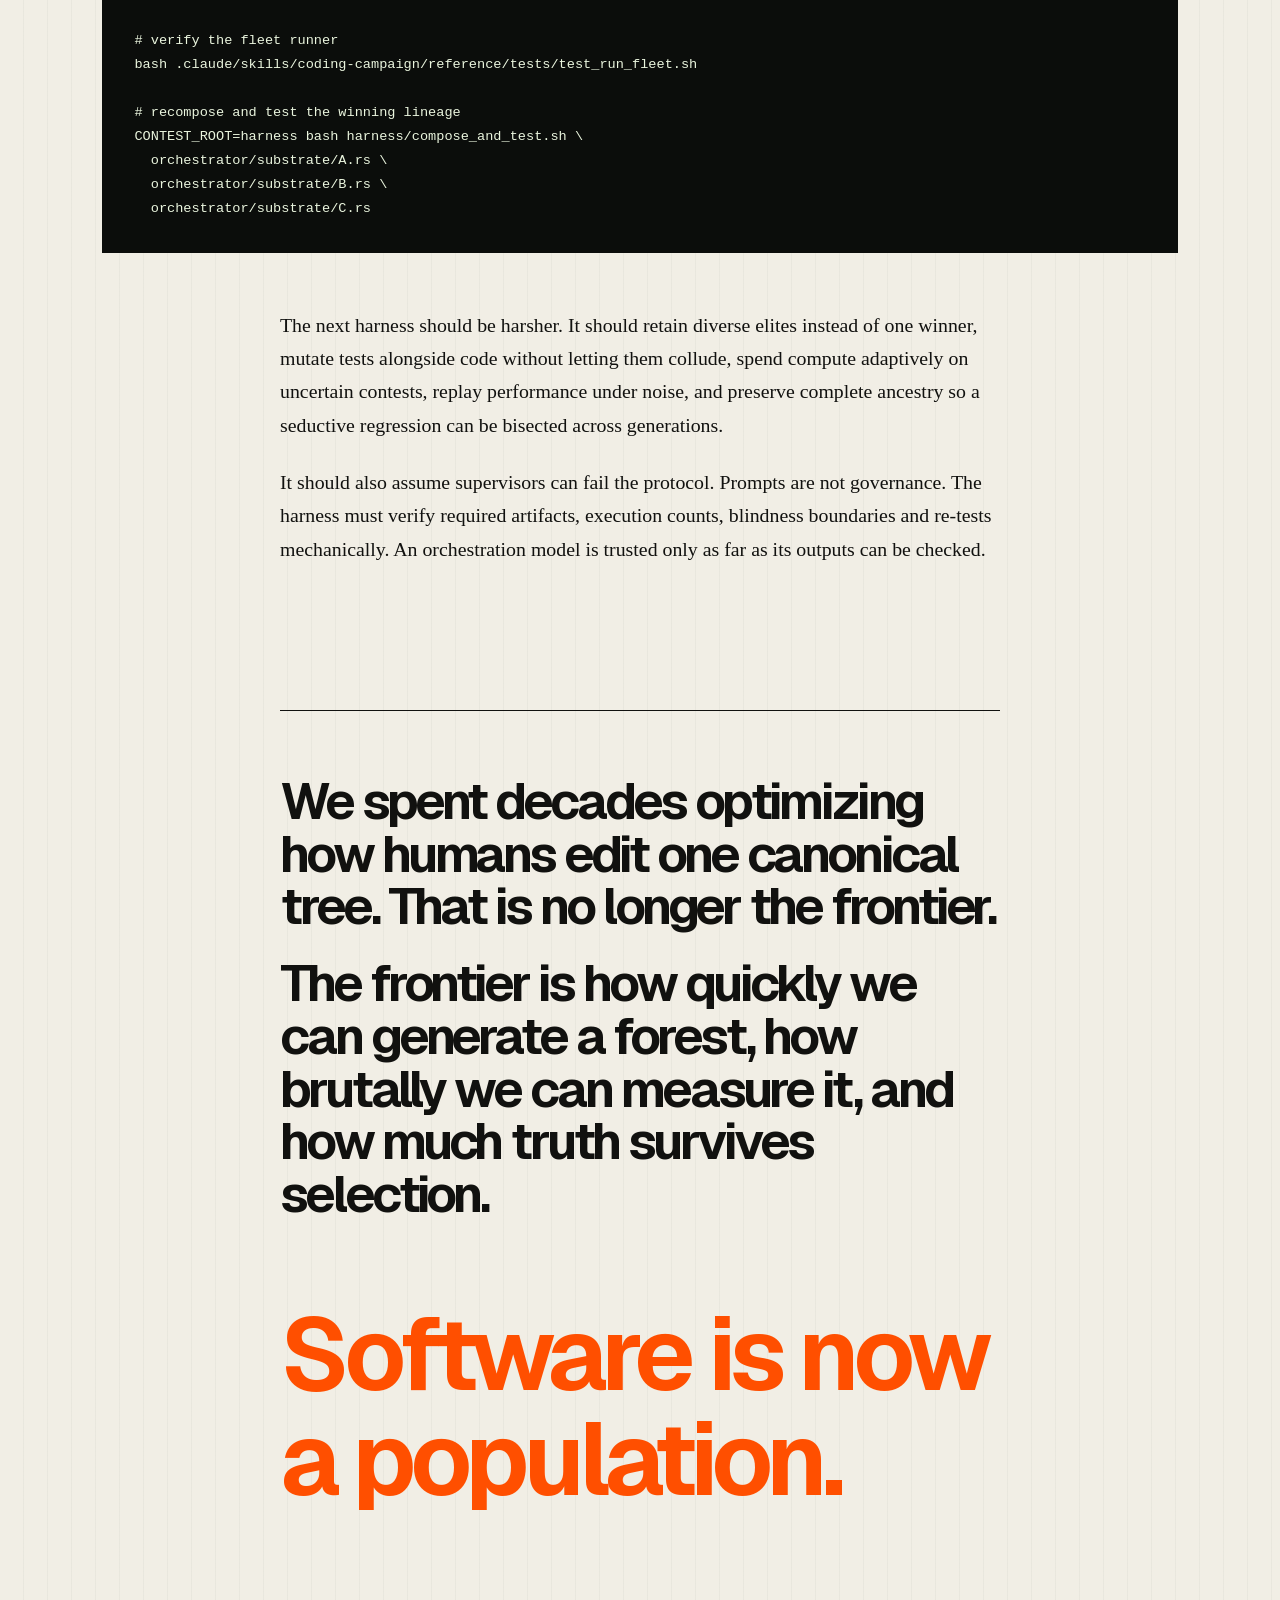
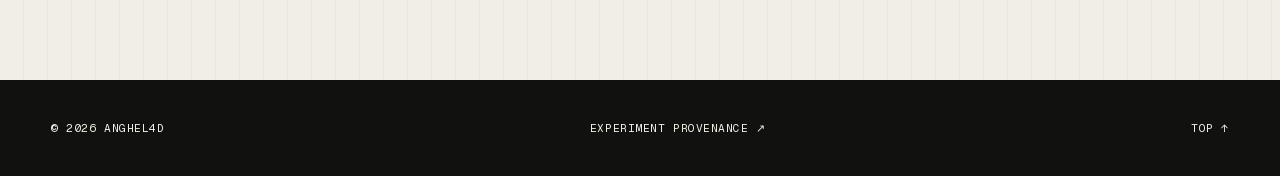
<file: gancoding.html>
<!DOCTYPE html><html lang="en"><head><meta charSet="utf-8"/><meta name="viewport" content="width=device-width, initial-scale=1"/><link rel="stylesheet" href="/assets/index-Dr314sRy.css" data-rsc-css-href="/assets/index-Dr314sRy.css" data-precedence="vite-rsc/importer-resources"/><title>GANcoding: Software Is Now a Population, Not a Project</title><meta name="description" content="Breed complete implementations, execute every one, kill nearly all of them, and make the survivors compete again."/><meta name="author" content="anghel4d"/><meta property="og:title" content="GANcoding: Software Is Now a Population, Not a Project"/><meta property="og:description" content="Breed complete implementations, execute every one, kill nearly all of them, and make the survivors compete again."/><meta property="og:type" content="article"/><meta property="article:published_time" content="2026-07-31T00:00:00+03:00"/><meta property="article:author" content="anghel4d"/><meta property="og:image" content="https://rainbowcrash.lol/og.png"/><meta property="og:image:width" content="1200"/><meta property="og:image:height" content="630"/><meta property="og:image:alt" content="GANcoding: Software Is Now a Population, Not a Project"/><meta name="twitter:card" content="summary_large_image"/><meta name="twitter:title" content="GANcoding: Software Is Now a Population, Not a Project"/><meta name="twitter:description" content="Breed complete implementations, execute every one, kill nearly all of them, and make the survivors compete again."/><meta name="twitter:image" content="https://rainbowcrash.lol/og.png"/><link rel="shortcut icon" href="https://rainbowcrash.lol/favicon.svg"/><link rel="icon" href="https://rainbowcrash.lol/favicon.svg"/>
<link rel="preload" href="/assets/_vinext_fonts/geist-8ac0455e797f/geist-ff2310f5.woff2" as="font" type="font/woff2" crossorigin />
<link rel="preload" href="/assets/_vinext_fonts/geist-8ac0455e797f/geist-875ccdd4.woff2" as="font" type="font/woff2" crossorigin />
<link rel="preload" href="/assets/_vinext_fonts/geist-8ac0455e797f/geist-52306abf.woff2" as="font" type="font/woff2" crossorigin />
<link rel="preload" href="/assets/_vinext_fonts/geist-8ac0455e797f/geist-001175b1.woff2" as="font" type="font/woff2" crossorigin />
<link rel="preload" href="/assets/_vinext_fonts/geist-8ac0455e797f/geist-98bbbccb.woff2" as="font" type="font/woff2" crossorigin />
<link rel="preload" href="/assets/_vinext_fonts/geist-mono-00e989178794/geist-mono-f6b33328.woff2" as="font" type="font/woff2" crossorigin />
<link rel="preload" href="/assets/_vinext_fonts/geist-mono-00e989178794/geist-mono-44e03052.woff2" as="font" type="font/woff2" crossorigin />
<link rel="preload" href="/assets/_vinext_fonts/geist-mono-00e989178794/geist-mono-0638449e.woff2" as="font" type="font/woff2" crossorigin />
<link rel="preload" href="/assets/_vinext_fonts/geist-mono-00e989178794/geist-mono-971fb274.woff2" as="font" type="font/woff2" crossorigin />
<link rel="preload" href="/assets/_vinext_fonts/geist-mono-00e989178794/geist-mono-44745446.woff2" as="font" type="font/woff2" crossorigin />
<link rel="preload" href="/assets/_vinext_fonts/geist-mono-00e989178794/geist-mono-013b2f2f.woff2" as="font" type="font/woff2" crossorigin />
<style data-vinext-fonts>/* cyrillic-ext */
@font-face {
  font-family: 'Geist';
  font-style: normal;
  font-weight: 100 900;
  font-display: swap;
  src: url(/assets/_vinext_fonts/geist-8ac0455e797f/geist-ff2310f5.woff2) format('woff2');
  unicode-range: U+0460-052F, U+1C80-1C8A, U+20B4, U+2DE0-2DFF, U+A640-A69F, U+FE2E-FE2F;
}
/* cyrillic */
@font-face {
  font-family: 'Geist';
  font-style: normal;
  font-weight: 100 900;
  font-display: swap;
  src: url(/assets/_vinext_fonts/geist-8ac0455e797f/geist-875ccdd4.woff2) format('woff2');
  unicode-range: U+0301, U+0400-045F, U+0490-0491, U+04B0-04B1, U+2116;
}
/* vietnamese */
@font-face {
  font-family: 'Geist';
  font-style: normal;
  font-weight: 100 900;
  font-display: swap;
  src: url(/assets/_vinext_fonts/geist-8ac0455e797f/geist-52306abf.woff2) format('woff2');
  unicode-range: U+0102-0103, U+0110-0111, U+0128-0129, U+0168-0169, U+01A0-01A1, U+01AF-01B0, U+0300-0301, U+0303-0304, U+0308-0309, U+0323, U+0329, U+1EA0-1EF9, U+20AB;
}
/* latin-ext */
@font-face {
  font-family: 'Geist';
  font-style: normal;
  font-weight: 100 900;
  font-display: swap;
  src: url(/assets/_vinext_fonts/geist-8ac0455e797f/geist-001175b1.woff2) format('woff2');
  unicode-range: U+0100-02BA, U+02BD-02C5, U+02C7-02CC, U+02CE-02D7, U+02DD-02FF, U+0304, U+0308, U+0329, U+1D00-1DBF, U+1E00-1E9F, U+1EF2-1EFF, U+2020, U+20A0-20AB, U+20AD-20C0, U+2113, U+2C60-2C7F, U+A720-A7FF;
}
/* latin */
@font-face {
  font-family: 'Geist';
  font-style: normal;
  font-weight: 100 900;
  font-display: swap;
  src: url(/assets/_vinext_fonts/geist-8ac0455e797f/geist-98bbbccb.woff2) format('woff2');
  unicode-range: U+0000-00FF, U+0131, U+0152-0153, U+02BB-02BC, U+02C6, U+02DA, U+02DC, U+0304, U+0308, U+0329, U+2000-206F, U+20AC, U+2122, U+2191, U+2193, U+2212, U+2215, U+FEFF, U+FFFD;
}

.__font_geist_0yh97o2 { font-family: 'Geist', sans-serif; }

.__variable_geist_0yh97o2 { --font-geist-sans: 'Geist', sans-serif; }

/* cyrillic-ext */
@font-face {
  font-family: 'Geist Mono';
  font-style: normal;
  font-weight: 100 900;
  font-display: swap;
  src: url(/assets/_vinext_fonts/geist-mono-00e989178794/geist-mono-f6b33328.woff2) format('woff2');
  unicode-range: U+0460-052F, U+1C80-1C8A, U+20B4, U+2DE0-2DFF, U+A640-A69F, U+FE2E-FE2F;
}
/* cyrillic */
@font-face {
  font-family: 'Geist Mono';
  font-style: normal;
  font-weight: 100 900;
  font-display: swap;
  src: url(/assets/_vinext_fonts/geist-mono-00e989178794/geist-mono-44e03052.woff2) format('woff2');
  unicode-range: U+0301, U+0400-045F, U+0490-0491, U+04B0-04B1, U+2116;
}
/* symbols2 */
@font-face {
  font-family: 'Geist Mono';
  font-style: normal;
  font-weight: 100 900;
  font-display: swap;
  src: url(/assets/_vinext_fonts/geist-mono-00e989178794/geist-mono-0638449e.woff2) format('woff2');
  unicode-range: U+2000-2001, U+2004-2008, U+200A, U+23B8-23BD, U+2500-259F;
}
/* vietnamese */
@font-face {
  font-family: 'Geist Mono';
  font-style: normal;
  font-weight: 100 900;
  font-display: swap;
  src: url(/assets/_vinext_fonts/geist-mono-00e989178794/geist-mono-971fb274.woff2) format('woff2');
  unicode-range: U+0102-0103, U+0110-0111, U+0128-0129, U+0168-0169, U+01A0-01A1, U+01AF-01B0, U+0300-0301, U+0303-0304, U+0308-0309, U+0323, U+0329, U+1EA0-1EF9, U+20AB;
}
/* latin-ext */
@font-face {
  font-family: 'Geist Mono';
  font-style: normal;
  font-weight: 100 900;
  font-display: swap;
  src: url(/assets/_vinext_fonts/geist-mono-00e989178794/geist-mono-44745446.woff2) format('woff2');
  unicode-range: U+0100-02BA, U+02BD-02C5, U+02C7-02CC, U+02CE-02D7, U+02DD-02FF, U+0304, U+0308, U+0329, U+1D00-1DBF, U+1E00-1E9F, U+1EF2-1EFF, U+2020, U+20A0-20AB, U+20AD-20C0, U+2113, U+2C60-2C7F, U+A720-A7FF;
}
/* latin */
@font-face {
  font-family: 'Geist Mono';
  font-style: normal;
  font-weight: 100 900;
  font-display: swap;
  src: url(/assets/_vinext_fonts/geist-mono-00e989178794/geist-mono-013b2f2f.woff2) format('woff2');
  unicode-range: U+0000-00FF, U+0131, U+0152-0153, U+02BB-02BC, U+02C6, U+02DA, U+02DC, U+0304, U+0308, U+0329, U+2000-206F, U+20AC, U+2122, U+2191, U+2193, U+2212, U+2215, U+FEFF, U+FFFD;
}

.__font_geist_mono_0mxks71 { font-family: 'Geist Mono', sans-serif; }

.__variable_geist_mono_0mxks71 { --font-geist-mono: 'Geist Mono', sans-serif; }
</style>
<link rel="canonical" href="https://rainbowcrash.lol/gancoding.html"><meta property="og:url" content="https://rainbowcrash.lol/gancoding.html"></head><body class="__variable_geist_0yh97o2 __variable_geist_mono_0mxks71"><main><header class="site-header"><a class="wordmark" href="#top" aria-label="Back to the top">anghel4d<span>/notes</span></a><div class="header-meta" aria-label="Article metadata"><span>Field note 001</span><span class="live-dot">Published 31.07.2026</span></div></header><article id="top"><section class="hero"><div class="hero-grid" aria-hidden="true"><span class=""></span><span class=""></span><span class=""></span><span class=""></span><span class=""></span><span class=""></span><span class=""></span><span class=""></span><span class=""></span><span class=""></span><span class=""></span><span class=""></span><span class=""></span><span class=""></span><span class=""></span><span class=""></span><span class=""></span><span class=""></span><span class=""></span><span class=""></span><span class=""></span><span class=""></span><span class=""></span><span class="winner"></span><span class=""></span><span class=""></span><span class=""></span><span class=""></span><span class=""></span><span class=""></span><span class=""></span><span class=""></span></div><p class="eyebrow">GENERATIVE ADVERSARIAL CODING</p><h1>Software is now a population, not a project.</h1><p class="dek">Stop asking one agent for one answer. Breed complete implementations, execute every one, kill nearly all of them, and make the survivors compete again.</p><div class="hero-foot"><p>By anghel4d</p><p>14 minute read</p><a href="#proof">Jump to the experiment ↓</a></div></section><div class="article-shell"><aside class="rail" aria-label="Article index"><p>Contents</p><ol><li><a href="#definition">The conversion</a></li><li><a href="#proof">The experiment</a></li><li><a href="#judge">The judge</a></li><li><a href="#substrate">The substrate</a></li><li><a href="#prior-art">Prior art</a></li><li><a href="#harness">Run it</a></li></ol></aside><div class="prose"><p class="standfirst">I have been trying to describe a change in software engineering and kept reaching for words that were too small: agent swarm, best-of-N, code generation, automated iteration. None of them describe the thing.</p><p>The thing is this: software has become an r-selected evolutionary organism. A frontier model can spawn a population of competing implementations, execute the whole test ecology against every individual, select the fittest, mutate or recombine the survivors, and do it again. Today that population might be three. Soon it is ten. Then fifty. Then a continuous loop.</p><blockquote><p>I do not even write my actualplate by hand anymore.</p></blockquote><p>Boilerplate is not the point. The unit of work is no longer the line, patch, prompt, or agent session. The unit is a <em>generation</em>.</p><section id="definition"><p class="section-number">01 / THE CONVERSION</p><h2>I call it GANcoding.</h2><p>GANcoding is population-scale software development in which generator models produce competing, executable descendants and an adversarial judge selects what gets to reproduce.</p><p>It is not a literal differentiable GAN. There is no requirement for backpropagation through a compiler. The conversion is architectural: generator against discriminator, many candidates instead of one answer, measured selection instead of conversational approval, inherited artifacts instead of a blank prompt.</p><div class="loop" aria-label="The GANcoding generation loop"><div><span>Generate</span><strong>N complete candidates</strong></div><i aria-hidden="true">→</i><div><span>Execute</span><strong>One hostile ecology</strong></div><i aria-hidden="true">→</i><div><span>Select</span><strong>Measured survivors</strong></div><i aria-hidden="true">↺</i></div><p>“Agent swarm” describes who is busy. GANcoding describes why their outputs exist, how they are judged, and which outputs become ancestors. Parallelism alone is not evolution. You need population, variation, heredity, selection, and another generation.</p></section><section id="proof"><p class="section-number">02 / THE EXPERIMENT</p><h2>I have done it exactly once.</h2><p>The recovered primary trace says exactly how. At 16:31 UTC on 13 July 2026 I gave Opus 4.8 a 946-character architecture prompt: create persistent Opus supervisors, have each commission five Sol/high and ten Luna/xhigh implementations per stage, keep the supervisors blind, select winners, and propagate them through three stages. I then chose six supervisors and a bytecode VM.</p><aside class="callout"><p class="callout-label">The prompt that worked</p><p>“Subagents are never told what the others are doing. Winners are picked in a RNN/GAN-style evolutionary contest.”</p></aside><p>There was no campaign skill. Opus improvised the control plane: it designed a sixteen-program judge, built golden components, proved the judge caught a deliberately broken jump fixup, smoke-tested one Sol and one Luna candidate, and only then spawned six persistent Opus supervisors. Those supervisors each commissioned fifteen independent implementations of one component from GPT coding models. They saw candidates and test results, not each other.</p><div class="scoreboard" role="group" aria-label="Bytecoders experiment results"><div><strong>6</strong><span>blind supervisors</span></div><div><strong>15×</strong><span>candidates each</span></div><div><strong>3</strong><span>generations</span></div><div><strong>270</strong><span>candidate calls</span></div><div><strong>43m</strong><span>spawn to artifact</span></div><div><strong>16/16</strong><span>fitness programs</span></div><div><strong>23</strong><span>operations removed</span></div></div><p>Generation one evolved the assembler. Generation two inherited the winning assembler and evolved the executor. Generation three inherited both and evolved the optimizer. Every candidate faced the same executable battery; the head orchestrator independently re-tested finalists before composing the resulting VM. The first supervisor launched at 17:04:46. The working artifact was reported at 17:47:38: forty-two minutes and fifty-two seconds later.</p><p>The 270 figure is the production population: ninety assembler, ninety executor and ninety optimizer traces. It excludes the two smoke probes used to validate the runner before the real fan-out. Roughly forty thousand candidate lines were produced while the expensive supervisor context mostly contained compact briefs, scores, failure summaries and finalists. The finished Rust artifact passes all sixteen semantic programs. Its optimizer removes twenty-three operations from the battery without changing behavior. Every global component winner came from the Sol/high pool. Luna won one of eighteen local contests.</p><aside class="callout"><p class="callout-label">Critical provenance correction</p><p>The <code>coding-campaign</code> skill now checked into bytecoders did not produce this run. I asked Opus to archive the method only after the VM worked. A following Fable session then tried to reverse-engineer that event into a reusable skill. The skill is archaeology, not the original control plane.</p></aside><aside class="callout"><p class="callout-label">An inconvenient result</p><p>Model obedience is part of fitness. Opus 4.8 turned the short architecture prompt into the complete working experiment. Fable would not reproduce that behavior when asked to turn it into a general campaign. A clever supervisor that will not run the protocol is not a supervisor; it is a failed candidate.</p></aside><p>This was not three assistants brainstorming. It was a branching lineage with blind contests, objective execution, retained winners and inherited components. The repository contains the briefs, runners, candidate outputs, supervisor reports, fitness battery and final artifact. The claim is inspectable. The <a href="https://github.com/anghel4d/gan-coding/blob/main/EXPERIMENT-PROVENANCE.md">recovered provenance record</a> identifies the primary traces and commits to them cryptographically.</p></section><section id="judge"><p class="section-number">03 / THE JUDGE</p><h2>The judge is the product.</h2><p>Generated volume is cheap. Selection pressure is scarce. If the judge rewards shallow tests, the population evolves test gaming. If it rewards benchmark theater, the population evolves benchmark theater. If it accepts confident prose in place of execution, it evolves liars.</p><p>So the judge cannot be one score and it cannot be one model. It is an executable stack of increasingly expensive rejection:</p><div class="judge-stack"><div><span>01</span><h3>Compiler</h3><p>Types, contracts, warnings, static analysis. Rejection before execution.</p></div><div><span>02</span><h3>Runtime</h3><p>Unit, integration, property and differential tests. Observable truth.</p></div><div><span>03</span><h3>Sanitizers</h3><p>ASan, UBSan and TSan on every viable candidate, not once before release.</p></div><div><span>04</span><h3>Performance</h3><p>Throughput, latency, allocations, memory, binary size and stability.</p></div><div><span>05</span><h3>Frontier critic</h3><p>A strong model reads every diff, failure and trace for what the finite suite did not name.</p></div><div><span>06</span><h3>Tournament</h3><p>Candidates face the same ecology. Only measured survivors become ancestors.</p></div></div><p>A frontier model evaluating every build is not a weak judge. Paired with the full suite, sanitizers, traces and cross-candidate evidence, it is the semantic layer above deterministic machinery. It can ask whether an implementation solved the intended problem, whether a test accidentally canonized a bug, and whether a locally faster patch made the architecture worse.</p><p>The model does not replace the compiler. The compiler does not replace the tests. The tests do not replace the profiler. The profiler does not replace semantic review. They are one ecology. Run it continuously.</p></section><section id="substrate"><p class="section-number">04 / THE SUBSTRATE</p><h2>This changes what a programming language is for.</h2><p>We used to price language features partly by how much human labor they removed. That term is collapsing. An agent can emit ten versions of tedious glue before I finish complaining about the glue. Reflection is no longer compelling merely because it saves typing.</p><p>A language earns its place in GANcoding when it makes the judge stronger: impossible states rejected at compile time, richer properties expressed in types, constants evaluated before runtime, interfaces made unforgeable, sanitizers made more informative, and optimizers given facts they can actually exploit.</p><div class="equation"><span>Choose the substrate that maximizes</span><code>E[max(fitness) | fixed wall-clock + compute]</code></div><p>That is the real C23 versus C++26 question. Not whether “C++ mode” makes instructions magical. Not whether every C file should become an idiomatic object hierarchy. The question is whether stronger compile-time adjudication and specialization improve the best descendant found per budget more than compiler complexity, diagnostic noise, build latency and model confusion reduce the number of generations you can afford.</p><p>Call the experiment a conversion if you like. I do. But the merge criterion is evolutionary: does C+Ultra improve the judge enough to beat the extra generations the simpler substrate would have produced in the same time?</p></section><section id="prior-art"><p class="section-number">05 / THE PRIOR ART</p><h2>The pieces exist. The production conversion is the claim.</h2><p>I searched before naming this. I found no indexed use of “GANcoding” for this method. I did find a fast-moving family of systems that proves nearly every component independently. FunSearch and AlphaEvolve evolve programs against evaluators. Darwin Gödel Machine evolves coding agents. BACE and Agent-CoEvo coevolve solutions and tests. Loreley explores whole-repository commits with quality-diversity search.</p><div class="sources"><a href="https://www.nature.com/articles/s41586-023-06924-6"><span>FunSearch</span><p>LLM proposals inside an evolutionary program-search loop</p><i aria-hidden="true">↗</i></a><a href="https://deepmind.google/blog/alphaevolve-a-gemini-powered-coding-agent-for-designing-advanced-algorithms/"><span>AlphaEvolve</span><p>evolutionary code search with automated evaluators</p><i aria-hidden="true">↗</i></a><a href="https://arxiv.org/abs/2505.22954"><span>Darwin Gödel Machine</span><p>an archive that evolves the coding agent itself</p><i aria-hidden="true">↗</i></a><a href="https://arxiv.org/abs/2603.28653"><span>BACE</span><p>coevolving populations of solutions and tests</p><i aria-hidden="true">↗</i></a><a href="https://arxiv.org/abs/2604.04580"><span>Agent-CoEvo</span><p>coevolving code and test patches at repository scale</p><i aria-hidden="true">↗</i></a><a href="https://pypi.org/project/loreley/0.5.0a0/"><span>Loreley</span><p>quality-diversity search over whole-repository Git commits</p><i aria-hidden="true">↗</i></a></div><p>I am not claiming to have invented evolutionary computation, automated evaluators, code-generating agents, or search over programs. The conversion is applying their combined logic to ordinary production software: whole implementations as the population, the complete engineering pipeline as the fitness ecology, frontier models on both sides of the contest, and generations as the normal development cadence.</p><p>AlphaEvolve is the closest ancestor. The distinction I care about is scope and operating model. This is not only algorithm discovery and not only self-improvement of an agent. It is how a codebase is developed: multiple competing versions of the same feature, all the time, with survivors becoming the next repository lineage.</p></section><section id="harness"><p class="section-number">06 / RUN THE EVIDENCE</p><h2>A result without a harness is a story.</h2><p>The retained bytecoders repository contains the working runner, model launcher, component briefs, deterministic fitness tests, candidate outputs, blind supervisor reports, composition step and final VM. Its current campaign skill is a later reconstruction. Re-running it verifies the surviving machinery and winning lineage; it does not retroactively make that skill the producer of the original run.</p><p>The stronger fossil record is the recovered conversation tree: one Opus head trace, six Opus supervisor traces, 270 production candidate traces, and the exact nineteen orchestration events that connected them. The raw JSONLs are privately preserved pending redaction because they contain hidden reasoning, local paths and machine metadata. Their hashes and a sanitized account are published in the provenance record.</p><div class="terminal" aria-label="Commands to verify bytecoders"><div><span></span><span></span><span></span></div><pre><code>git clone https://github.com/anghel4d/bytecoders
cd bytecoders
# repository access is currently required

# verify the fleet runner
bash .claude/skills/coding-campaign/reference/tests/test_run_fleet.sh

# recompose and test the winning lineage
CONTEST_ROOT=harness bash harness/compose_and_test.sh \
  orchestrator/substrate/A.rs \
  orchestrator/substrate/B.rs \
  orchestrator/substrate/C.rs</code></pre></div><p>The next harness should be harsher. It should retain diverse elites instead of one winner, mutate tests alongside code without letting them collude, spend compute adaptively on uncertain contests, replay performance under noise, and preserve complete ancestry so a seductive regression can be bisected across generations.</p><p>It should also assume supervisors can fail the protocol. Prompts are not governance. The harness must verify required artifacts, execution counts, blindness boundaries and re-tests mechanically. An orchestration model is trusted only as far as its outputs can be checked.</p></section><section class="ending"><p>We spent decades optimizing how humans edit one canonical tree. That is no longer the frontier.</p><p>The frontier is how quickly we can generate a forest, how brutally we can measure it, and how much truth survives selection.</p><p class="last-line">Software is now a population.</p></section></div></div></article><footer><p>© 2026 anghel4d</p><a href="https://github.com/anghel4d/gan-coding/blob/main/EXPERIMENT-PROVENANCE.md">Experiment provenance ↗</a><a href="#top">Top ↑</a></footer></main></body></html>
</file>
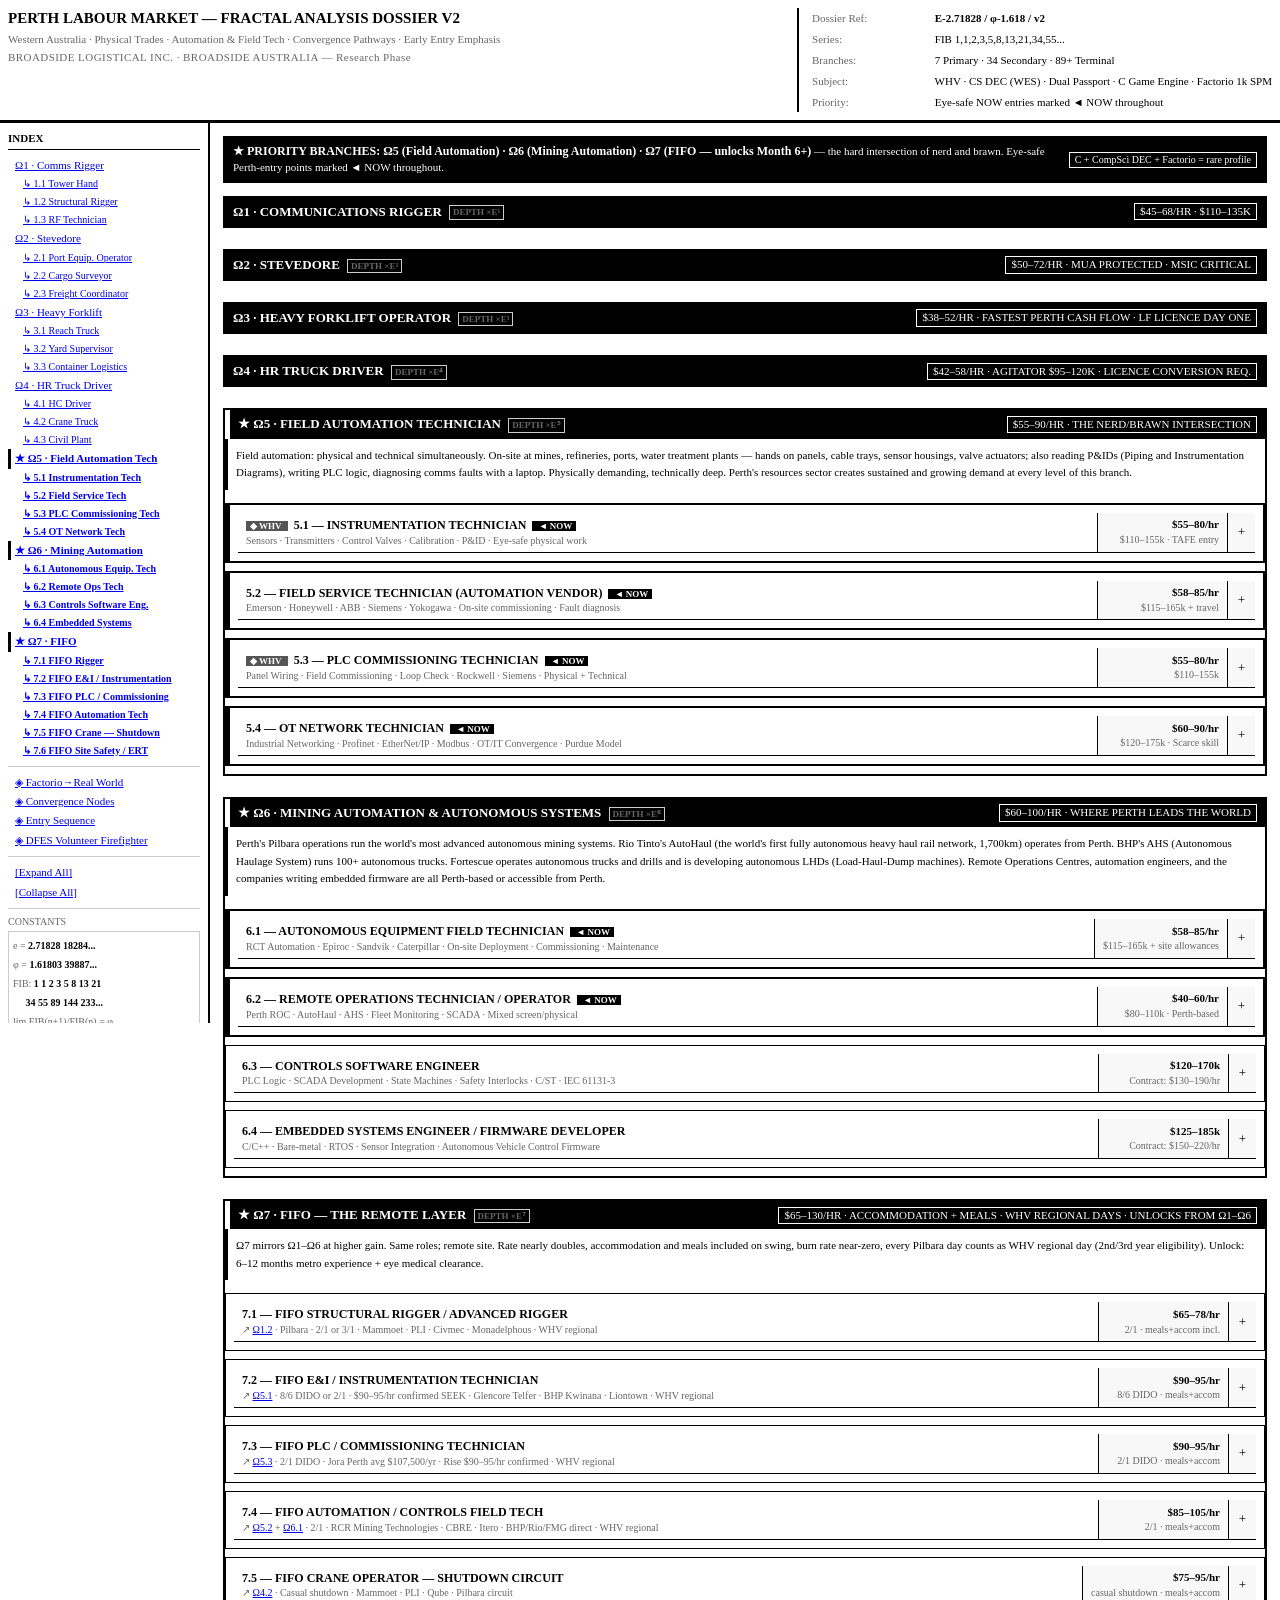
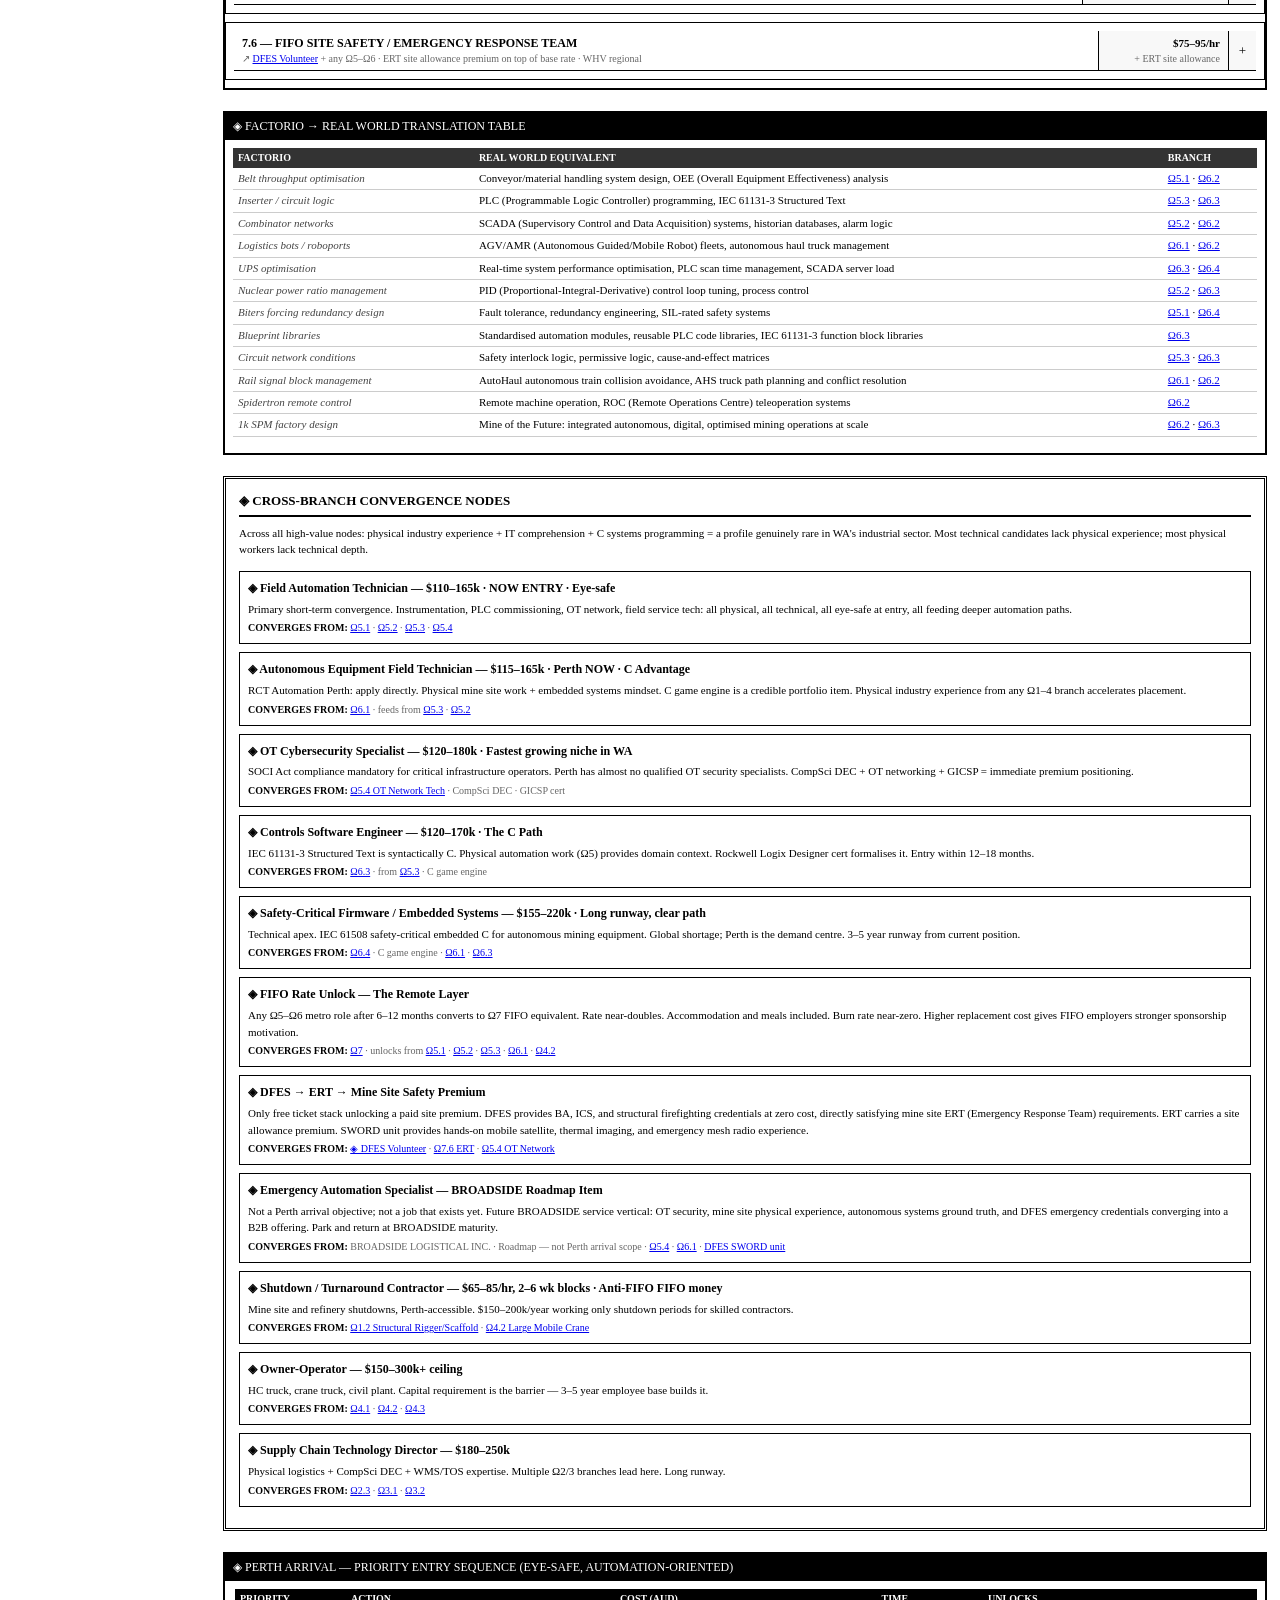
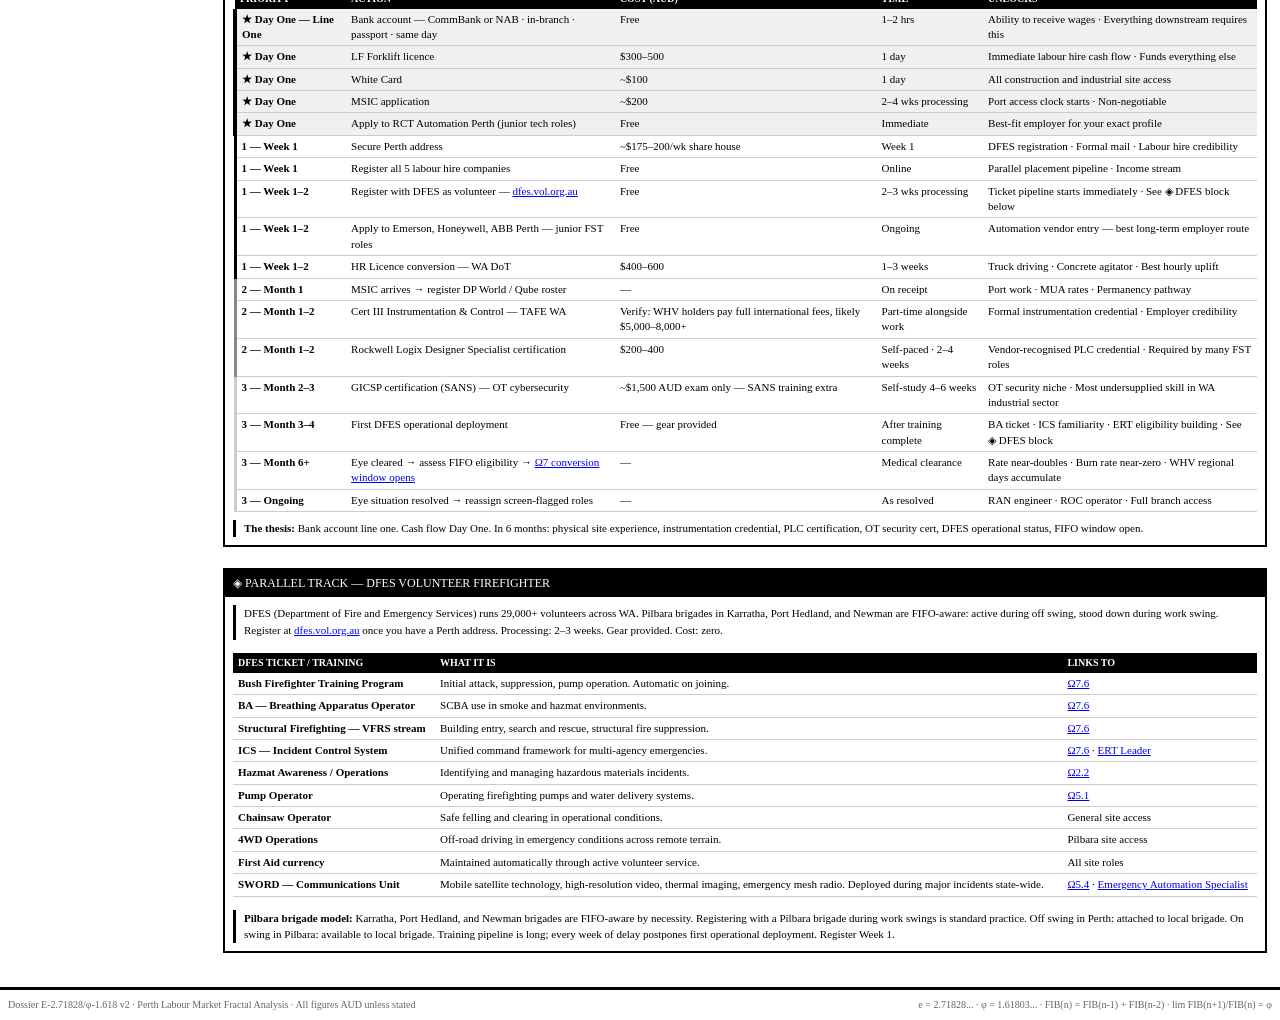
<file: perth.html>
<!DOCTYPE html>
<html lang="en">
<head>
<meta charset="UTF-8">
<meta name="viewport" content="width=device-width, initial-scale=1.0">
<title>DOSSIER E-2.71828 // PERTH LABOUR MARKET FRACTAL ANALYSIS v2</title>
<style>
  * { box-sizing: border-box; margin: 0; padding: 0; }
  body { background: #fff; color: #000; font-size: 13px; line-height: 1.4; }
  a { color: #0000EE; }
  a:visited { color: #551A8B; }
  a:hover { background: #0000EE; color: #fff; text-decoration: none; }

  #masthead { border-bottom: 3px solid #000; padding: 8px; display: grid; grid-template-columns: 1fr auto; gap: 13px; }
  #masthead h1 { font-size: 15px; text-transform: uppercase; }
  #masthead .sub { font-size: 11px; color: #666; margin-top: 3px; }
  #masthead .meta { font-size: 11px; line-height: 1.9; border-left: 2px solid #000; padding-left: 13px; }
  #masthead .meta span { display: inline-block; width: 120px; color: #666; }

  #layout { display: grid; grid-template-columns: 210px 1fr; min-height: calc(100vh - 60px); }

  #sidebar { border-right: 2px solid #000; padding: 8px; position: sticky; top: 0; height: 100vh; overflow-y: auto; }
  #sidebar h2 { font-size: 11px; text-transform: uppercase; border-bottom: 1px solid #000; padding-bottom: 2px; margin-bottom: 6px; }
  .toc-btn { display: block; width: 100%; text-align: left; background: none; border: none; border-left: 3px solid transparent; padding: 2px 4px; font-size: 11px; color: #0000EE; text-decoration: underline; cursor: pointer; }
  .toc-btn:hover { background: #0000EE; color: #fff; border-left-color: #000; text-decoration: none; }
  .toc-btn.hot { border-left-color: #000; font-weight: bold; }
  .toc-sub { padding-left: 12px; font-size: 10px; }
  .toc-hot { padding-left: 12px; font-size: 10px; font-weight: bold; }
  hr.div { border: none; border-top: 1px solid #ccc; margin: 6px 0; }
  .sidebar-label { font-size: 10px; color: #666; text-transform: uppercase; display: block; margin-bottom: 2px; }
  .const-block { font-size: 10px; line-height: 1.9; border: 1px solid #ccc; padding: 4px; color: #666; }
  .const-block b { color: #000; }

  #main { padding: 13px; overflow-x: auto; }


  /* NOW-ENTRY banner */
  .now-banner { border: 2px solid #000; background: #000; color: #fff; padding: 5px 8px; font-size: 11px; margin-bottom: 13px; display: flex; justify-content: space-between; align-items: center; }
  .now-banner b { font-size: 12px; }
  .now-tag { font-size: 10px; border: 1px solid #fff; padding: 0 5px; white-space: nowrap; }

  .branch-section { border: 2px solid #000; margin-bottom: 21px; }
  .branch-header { background: #000; color: #fff; padding: 5px 8px; font-size: 13px; font-weight: bold; text-transform: uppercase; display: flex; justify-content: space-between; align-items: center; }
  .branch-header:hover { background: #444; }
  .branch-header.hot-branch { background: #000; border-left: 5px solid #fff; }
  .pay-badge { font-size: 11px; font-weight: normal; border: 1px solid #fff; padding: 0 5px; }
  details.branch-section > *:not(summary) { padding: 8px; }

  .role-node { border: 1px solid #000; margin-bottom: 8px; }
  .role-node-header { display: flex; justify-content: space-between; align-items: stretch; border-bottom: 1px solid #000; }
  .role-node-header:hover .rtitle-cell { background: #f0f0f0; }
  .rtitle-cell { padding: 4px 8px; flex: 1; }
  .rtitle { font-weight: bold; font-size: 12px; text-transform: uppercase; }
  .rsub { font-size: 10px; color: #666; }
  .rpay-cell { padding: 4px 8px; border-left: 1px solid #000; font-size: 11px; font-weight: bold; min-width: 130px; text-align: right; background: #f8f8f8; display: flex; flex-direction: column; justify-content: center; }
  .rpay-cell .rpay-sub { font-weight: normal; font-size: 10px; color: #666; }
  .rexp-cell { padding: 4px 8px; border-left: 1px solid #000; background: #f8f8f8; display: flex; align-items: center; min-width: 28px; justify-content: center; }
  .role-body { padding: 8px; display: none; }
  .role-body.open { display: block; }


  /* WHV-compatible roles */
  .role-node.whv-ok .rtitle::before { content: "◆ WHV "; font-size: 9px; color: #fff; background: #555; padding: 0 4px; margin-right: 6px; vertical-align: middle; }
  .whv-tag { font-size: 10px; background: #555; color: #fff; padding: 0 5px; display: inline-block; margin-bottom: 5px; margin-right: 4px; }
  .sub-role.whv-sub .sname::before { content: "◆ "; color: #555; }
  /* NOW entry highlight on role node */
  .role-node.now-entry { border: 2px solid #000; border-left: 5px solid #000; }
  .role-node.now-entry .rtitle::after { content: " ◄ NOW"; font-size: 9px; color: #fff; background: #000; padding: 0 4px; margin-left: 6px; vertical-align: middle; }

  .rdesc { font-size: 12px; line-height: 1.5; border-left: 3px solid #000; padding-left: 8px; margin-bottom: 8px; }

  .info-grid { display: grid; grid-template-columns: 1fr 1fr; gap: 8px; margin-bottom: 8px; }
  .info-box { border: 1px solid #000; padding: 5px; }
  .info-box-title { font-size: 10px; font-weight: bold; text-transform: uppercase; border-bottom: 1px solid #000; margin-bottom: 4px; padding-bottom: 2px; }
  .info-box ul { list-style: none; }
  .info-box ul li { font-size: 11px; padding: 1px 0; }
  .info-box ul li::before { content: "▸ "; }

  .it-tag { font-size: 10px; background: #000; color: #fff; padding: 0 5px; display: inline-block; margin-bottom: 5px; margin-right: 4px; }
  .flag-tag { font-size: 10px; background: #888; color: #fff; padding: 0 5px; display: inline-block; }
  .c-tag { font-size: 10px; background: #333; color: #fff; padding: 0 5px; display: inline-block; margin-bottom: 5px; margin-right: 4px; }

  .sub-branches { margin-top: 8px; }
  .sub-branches-title { font-size: 10px; text-transform: uppercase; border-bottom: 1px dashed #000; margin-bottom: 5px; padding-bottom: 2px; color: #666; }

  .sub-role { border: 1px solid #ccc; margin-bottom: 3px; }
  .sub-role.now-sub { border: 1px solid #000; border-left: 3px solid #000; }
  .sub-role-header { display: flex; justify-content: space-between; align-items: center; padding: 3px 6px; cursor: pointer; user-select: none; gap: 8px; }
  .sub-role-header:hover { background: #f5f5f5; }
  .sname { font-weight: bold; font-size: 11px; flex: 1; }
  .sname .arr { color: #666; margin-right: 4px; }
  .dtag { font-size: 9px; color: #666; border: 1px solid #ccc; padding: 0 3px; display: inline-block; vertical-align: middle; margin-left: 4px; }
  .spay { font-size: 10px; color: #666; white-space: nowrap; }
  .stoggle { font-size: 12px; color: #666; min-width: 14px; text-align: center; }
  .sub-body { padding: 5px 8px; border-top: 1px solid #ccc; font-size: 11px; line-height: 1.5; display: none; background: #fafafa; }
  .sub-body.open { display: block; }
  .sub-body p { margin-bottom: 4px; }

  /* cross-reference links */
  .xref { font-size: 10px; border: 1px solid #ccc; padding: 1px 5px; display: inline-block; margin-top: 4px; }
  .xref::before { content: "↗ see: "; color: #666; }

  .l2 { padding-left: 21px; border-left: 1px solid #ccc; margin-left: 8px; }
  .l3 { padding-left: 34px; border-left: 1px solid #ccc; margin-left: 13px; }
  .l4 { padding-left: 55px; border-left: 1px solid #ccc; margin-left: 21px; }

  .conv-block { border: 3px double #000; padding: 13px; margin-bottom: 21px; }
  .conv-block h3 { font-size: 13px; text-transform: uppercase; border-bottom: 2px solid #000; padding-bottom: 5px; margin-bottom: 8px; }
  .conv-item { border: 1px solid #000; padding: 8px; margin-bottom: 8px; }
  .conv-item h4 { font-size: 12px; margin-bottom: 4px; }
  .conv-item p { font-size: 11px; line-height: 1.5; }
  .conv-src { font-size: 10px; color: #666; margin-top: 4px; }
  .conv-src::before { content: "CONVERGES FROM: "; font-weight: bold; color: #000; }

  .seq-block { border: 2px solid #000; margin-bottom: 21px; }
  .seq-header { background: #000; color: #fff; padding: 5px 8px; font-size: 12px; text-transform: uppercase; }
  .seq-body { padding: 8px; }

  table { width: 100%; border-collapse: collapse; font-size: 11px; margin-bottom: 8px; }
  th { background: #000; color: #fff; padding: 3px 5px; text-align: left; font-size: 10px; text-transform: uppercase; }
  td { padding: 3px 5px; border-bottom: 1px solid #ccc; vertical-align: top; }
  tr:hover td { background: #f5f5f5; }
  .p1 td:first-child { border-left: 3px solid #000; }
  .p2 td:first-child { border-left: 3px solid #888; }
  .p3 td:first-child { border-left: 3px solid #ccc; }
  .pnow td { background: #f0f0f0; }
  .pnow td:first-child { border-left: 4px solid #000; }

  #footer { border-top: 3px solid #000; padding: 8px; font-size: 10px; color: #666; display: flex; justify-content: space-between; }

  /* Factorio translation table */
  .factorio-table th { background: #333; }
  .factorio-table td:first-child { font-style: italic; color: #444; }


  /* ── DETAILS / SUMMARY — zero JS ── */
  details summary { list-style: none; cursor: pointer; user-select: none; }
  details summary::-webkit-details-marker { display: none; }
  details.role-node > summary .rexp-cell::after { content: '+'; }
  details.role-node[open] > summary .rexp-cell::after { content: '−'; }
  details.sub-role > summary .stoggle::after { content: '+'; }
  details.sub-role[open] > summary .stoggle::after { content: '−'; }
  /* ── MOBILE ── */
  @media (max-width: 768px) {
    #masthead {
      grid-template-columns: 1fr;
      gap: 8px;
    }
    #masthead .meta {
      border-left: none;
      border-top: 1px solid #000;
      padding-left: 0;
      padding-top: 8px;
    }
    #layout {
      grid-template-columns: 1fr;
      grid-template-rows: auto 1fr;
    }
    #sidebar {
      position: static;
      height: auto;
      border-right: none;
      border-bottom: 2px solid #000;
      overflow-x: auto;
      overflow-y: hidden;
      white-space: nowrap;
      padding: 6px 8px;
      display: flex;
      flex-wrap: wrap;
      gap: 2px;
    }
    #sidebar h2 {
      width: 100%;
      margin-bottom: 4px;
    }
    .toc-btn {
      display: inline-block;
      width: auto;
      white-space: nowrap;
      font-size: 11px;
      padding: 3px 6px;
      border: 1px solid #ccc;
      border-left: 3px solid transparent;
    }
    .toc-btn.hot {
      border: 1px solid #000;
      border-left: 3px solid #000;
    }
    .toc-sub, .toc-hot { padding-left: 6px; }
    hr.div { display: none; }
    .const-block { display: none; }
    #sidebar > .sidebar-label { display: none; }
    #sidebar > div[style] { display: none; }
    #main { padding: 8px; }
    .info-grid { grid-template-columns: 1fr; }
    .rpay-cell { min-width: 90px; font-size: 10px; }
    .rexp-cell { min-width: 44px; min-height: 44px; font-size: 16px; }
    .branch-header { font-size: 12px; padding: 8px; }
    .now-banner { flex-direction: column; gap: 5px; }
    #masthead h1 { font-size: 13px; }
    #footer { flex-direction: column; gap: 4px; }
  }
</style>
</head>
<body>

<div id="masthead">
  <div>
    <h1>Perth Labour Market — Fractal Analysis Dossier v2</h1>
    <div class="sub">Western Australia · Physical Trades · Automation &amp; Field Tech · Convergence Pathways · Early Entry Emphasis</div>
    <div style="font-size:11px;color:#666;margin-top:3px;letter-spacing:0.04em;">BROADSIDE LOGISTICAL INC. · BROADSIDE AUSTRALIA — Research Phase</div>
  </div>
  <div class="meta">
    <div><span>Dossier Ref:</span> <b>E-2.71828 / φ-1.618 / v2</b></div>
    <div><span>Series:</span> FIB 1,1,2,3,5,8,13,21,34,55...</div>
    <div><span>Branches:</span> 7 Primary · 34 Secondary · 89+ Terminal</div>
    <div><span>Subject:</span> WHV · CS DEC (WES) · Dual Passport · C Game Engine · Factorio 1k SPM</div>
    <div><span>Priority:</span> Eye-safe NOW entries marked ◄ NOW throughout</div>
  </div>
</div>

<div id="layout">

<div id="sidebar">
  <h2>Index</h2>
  <a class="toc-btn" href="#b1">Ω1 · Comms Rigger</a>
  <a class="toc-btn toc-sub" href="#b1-th">↳ 1.1 Tower Hand</a>
  <a class="toc-btn toc-sub" href="#b1-sr">↳ 1.2 Structural Rigger</a>
  <a class="toc-btn toc-sub" href="#b1-rf">↳ 1.3 RF Technician</a>
  <a class="toc-btn" href="#b2">Ω2 · Stevedore</a>
  <a class="toc-btn toc-sub" href="#b2-pe">↳ 2.1 Port Equip. Operator</a>
  <a class="toc-btn toc-sub" href="#b2-cs">↳ 2.2 Cargo Surveyor</a>
  <a class="toc-btn toc-sub" href="#b2-fc">↳ 2.3 Freight Coordinator</a>
  <a class="toc-btn" href="#b3">Ω3 · Heavy Forklift</a>
  <a class="toc-btn toc-sub" href="#b3-rt">↳ 3.1 Reach Truck</a>
  <a class="toc-btn toc-sub" href="#b3-ys">↳ 3.2 Yard Supervisor</a>
  <a class="toc-btn toc-sub" href="#b3-cl">↳ 3.3 Container Logistics</a>
  <a class="toc-btn" href="#b4">Ω4 · HR Truck Driver</a>
  <a class="toc-btn toc-sub" href="#b4-hc">↳ 4.1 HC Driver</a>
  <a class="toc-btn toc-sub" href="#b4-ct">↳ 4.2 Crane Truck</a>
  <a class="toc-btn toc-sub" href="#b4-cp">↳ 4.3 Civil Plant</a>
  <a class="toc-btn hot" href="#b5">★ Ω5 · Field Automation Tech</a>
  <a class="toc-btn toc-hot" href="#b5-inst">↳ 5.1 Instrumentation Tech</a>
  <a class="toc-btn toc-hot" href="#b5-fst">↳ 5.2 Field Service Tech</a>
  <a class="toc-btn toc-hot" href="#b5-plc">↳ 5.3 PLC Commissioning Tech</a>
  <a class="toc-btn toc-hot" href="#b5-otn">↳ 5.4 OT Network Tech</a>
  <a class="toc-btn hot" href="#b6">★ Ω6 · Mining Automation</a>
  <a class="toc-btn toc-hot" href="#b6-aet">↳ 6.1 Autonomous Equip. Tech</a>
  <a class="toc-btn toc-hot" href="#b6-roc">↳ 6.2 Remote Ops Tech</a>
  <a class="toc-btn toc-hot" href="#b6-csw">↳ 6.3 Controls Software Eng.</a>
  <a class="toc-btn toc-hot" href="#b6-emb">↳ 6.4 Embedded Systems</a>
  <a class="toc-btn hot" href="#b7">★ Ω7 · FIFO</a>
  <a class="toc-btn toc-hot" href="#b7-1">↳ 7.1 FIFO Rigger</a>
  <a class="toc-btn toc-hot" href="#b7-2">↳ 7.2 FIFO E&amp;I / Instrumentation</a>
  <a class="toc-btn toc-hot" href="#b7-3">↳ 7.3 FIFO PLC / Commissioning</a>
  <a class="toc-btn toc-hot" href="#b7-4">↳ 7.4 FIFO Automation Tech</a>
  <a class="toc-btn toc-hot" href="#b7-5">↳ 7.5 FIFO Crane — Shutdown</a>
  <a class="toc-btn toc-hot" href="#b7-6">↳ 7.6 FIFO Site Safety / ERT</a>
  <hr class="div">
  <a class="toc-btn" href="#factorio">◈ Factorio→Real World</a>
  <a class="toc-btn" href="#conv">◈ Convergence Nodes</a>
  <a class="toc-btn" href="#seq">◈ Entry Sequence</a>
  <a class="toc-btn" href="#dfes">◈ DFES Volunteer Firefighter</a>
  <hr class="div">
  <a class="toc-btn" onclick="expandAll()">[Expand All]</a>
  <a class="toc-btn" onclick="collapseAll()">[Collapse All]</a>
  <hr class="div">
  <span class="sidebar-label">Constants</span>
  <div class="const-block">
    e = <b>2.71828 18284...</b><br>
    φ = <b>1.61803 39887...</b><br>
    FIB: <b>1 1 2 3 5 8 13 21</b><br>
    &nbsp;&nbsp;&nbsp;&nbsp;&nbsp;<b>34 55 89 144 233...</b><br>
    lim FIB(n+1)/FIB(n) = φ
  </div>
  <hr class="div">
  <span class="sidebar-label">Legend</span>
  <div style="font-size:10px;line-height:2;">
    <span style="background:#000;color:#fff;padding:0 3px;">◄ NOW</span> eye-safe, Perth entry now<br>
    <span style="background:#000;color:#fff;padding:0 3px;">IT</span> CompSci crossover<br>
    <span style="background:#333;color:#fff;padding:0 3px;">C</span> C/systems programming advantage<br>
    <span class="flag-tag">!</span> screen-heavy / flag eye<br>
    <span style="background:#555;color:#fff;padding:0 3px;">◆ WHV</span> labour hire / casual / project-based<br>
    ↗ cross-tree reference link<br>
    ◈ convergence node<br>
    ★ priority branch
  </div>
</div>

<div id="main">



  <div class="now-banner">
    <div><b>★ PRIORITY BRANCHES: Ω5 (Field Automation) · Ω6 (Mining Automation) · Ω7 (FIFO — unlocks Month 6+)</b> — the hard intersection of nerd and brawn. Eye-safe Perth-entry points marked ◄ NOW throughout.</div>
    <div class="now-tag">C + CompSci DEC + Factorio = rare profile</div>
  </div>


  <!-- ═══ BRANCHES 1–4 (CONDENSED) ═══ -->
  <details class="branch-section" id="b1">
    <summary class="branch-header">
      <span>Ω1 · Communications Rigger <span class="dtag">depth ×e¹</span></span>
      <span class="pay-badge">$45–68/hr · $110–135k</span>
    </summary>
    

      <div style="font-size:11px;border-left:3px solid #000;padding-left:8px;margin-bottom:8px;">Cross-reference: Comms rigging overlaps with <a href="#b5-otn">Ω5.4 OT Network Tech</a> (industrial wireless on mine sites) and <a href="#b5-inst">Ω5.1 Instrumentation Tech</a> (sensor mounting and cabling). The RF Technician branch (Ω1.3) feeds directly into automation vendor roles at <a href="#b5-fst">Ω5.2</a>.</div>

      <div class="role-node now-entry whv-ok" id="b1-th">
        <div class="role-node-header" onclick="togR('r1-1')">
          <div class="rtitle-cell"><div class="rtitle">1.1 — Tower Hand / Tower Technician</div><div class="rsub">Entry · Working at Heights + White Card · 2 weeks to employment</div></div>
          <div class="rpay-cell">$36–52/hr<div class="rpay-sub">Entry level</div></div>
          <div class="rexp-cell">+</div>
        </div>
        <div class="role-body" id="r1-1">
          <div class="rdesc">General maintenance and assist work under a licensed rigger. Fastest physical entry point in Ω1. Employable within 2 weeks of Perth arrival. Many companies fund ticket progression on the job.</div>
          <a class="xref" href="#b5-otn">↗ Industrial wireless comms on tower sites feeds into Ω5.4 OT Network Tech</a>
          <div class="sub-branches"><div class="sub-branches-title">Key Progression</div>
            <div class="sub-role"><div class="sub-role-header" onclick="togS('s1-rope')"><div class="sname"><span class="arr">→</span>Rope Access Technician — IRATA <span class="dtag">L2</span></div><div class="spay">5 days · ~$1,500 · $50–70/hr</div><div class="stoggle">+</div></div>
              <div class="sub-body" id="s1-rope"><p>Opens industrial inspection, wind turbine, high-rise facade, mining structure inspection. Crossover with <a href="#b5-inst">Ω5.1 Instrumentation</a>: rope access + instrument calibration on elevated structures is a premium niche.</p></div>
            </div>
            <div class="sub-role"><div class="sub-role-header" onclick="togS('s1-lead')"><div class="sname"><span class="arr">→</span>Lead Hand → Tower Crew Supervisor → Project Coordinator <span class="dtag">L2–L4</span></div><div class="spay">$45–130k range</div><div class="stoggle">+</div></div>
              <div class="sub-body" id="s1-lead"><p>Standard supervision pathway. Project Coordinator is screen-heavy — flag. <a href="#b5-fst">Ω5.2 Field Service Tech</a> roles at telco automation vendors are an adjacent transition.</p></div>
            </div>
          </div>
        </div>
      </div>

      <div class="role-node whv-ok" id="b1-sr">
        <div class="role-node-header" onclick="togR('r1-2')">
          <div class="rtitle-cell"><div class="rtitle">1.2 — Structural Rigger</div><div class="rsub">RB/RI/RA · Construction · Industrial · Crane Coordination</div></div>
          <div class="rpay-cell">$48–68/hr<div class="rpay-sub">RI adds $5–8/hr</div></div>
          <div class="rexp-cell">+</div>
        </div>
        <div class="role-body" id="r1-2">
          <div class="rdesc">Lifting and rigging heavy plant. Strong Perth market: Metronet, Westport, CBD towers. Shutdown/turnaround work is the convergence node — <a href="#conv">see Convergence Nodes</a>.</div>
          <div class="sub-branches"><div class="sub-branches-title">Key Progression</div>
            <div class="sub-role"><div class="sub-role-header" onclick="togS('s1-dog2')"><div class="sname"><span class="arr">→</span>Dogman → Mobile Crane Operator → Heavy Lift Specialist ◈ <span class="dtag">L2–L4</span></div><div class="spay">$40–110/hr range</div><div class="stoggle">+</div></div>
              <div class="sub-body" id="s1-dog2"><p>Dogman + RB rigging = parallel tickets, strong combination. Mobile crane → shutdown specialist is the high-earning terminal node. <a href="#conv">See Convergence: Shutdown/Turnaround.</a></p></div>
            </div>
          </div>
        </div>
      </div>

      <div class="role-node" id="b1-rf">
        <div class="role-node-header" onclick="togR('r1-3')">
          <div class="rtitle-cell"><div class="rtitle">1.3 — RF / Antenna Technician</div><div class="rsub">Spectrum Analysis · PIM Testing · LTE · 5G NR · CompSci Direct Advantage</div></div>
          <div class="rpay-cell">$52–80/hr<div class="rpay-sub">$105–155k</div></div>
          <div class="rexp-cell">+</div>
        </div>
        <div class="role-body" id="r1-3">
          <div class="rdesc">Testing, alignment, commissioning of antenna systems. CompSci DEC is a direct advantage. RAN Engineer and senior RF consulting progression is screen-heavy — flag. Industrial wireless on mine sites (Rajant mesh radio, Nokia MXIE) uses RF skills in mining automation context. <a href="#b5-otn">Cross-reference Ω5.4 OT Network Tech.</a></div>
          <div class="sub-branches"><div class="sub-branches-title">Key Progression</div>
            <div class="sub-role"><div class="sub-role-header" onclick="togS('s1-ran2')"><div class="sname"><span class="arr">→</span>RAN Engineer → Network Optimisation → Senior RF/RAN Consultant <span class="dtag">L2–L4</span></div><div class="spay">$85–180/hr range · <span class="flag-tag">!</span></div><div class="stoggle">+</div></div>
              <div class="sub-body" id="s1-ran2"><p>Screen-heavy. Post-resolution, high-value path. Mine site private wireless (LTE/5G) is a major Perth market; RF Technician with both RF propagation and industrial automation knowledge (OPC-UA, SCADA) is extremely rare. <a href="#b5-otn">See Ω5.4 OT Network for the industrial convergence.</a></p></div>
            </div>
          </div>
        </div>
      </div>

    </details>

  <details class="branch-section" id="b2">
    <summary class="branch-header">
      <span>Ω2 · Stevedore <span class="dtag">depth ×e²</span></span>
      <span class="pay-badge">$50–72/hr · MUA Protected · MSIC Critical</span>
    </summary>
    

      <div style="font-size:11px;border-left:3px solid #000;padding-left:8px;margin-bottom:8px;">Port automation crossover: Fremantle terminal automation (RTG cranes, TOS) feeds directly into <a href="#b5-fst">Ω5.2 Field Service Tech</a> and <a href="#b6-roc">Ω6.2 Remote Operations</a>. The Terminal Systems Analyst node is a direct convergence with <a href="#b5-otn">Ω5.4 OT Network</a>.</div>

      <div class="role-node now-entry whv-ok" id="b2-core">
        <div class="role-node-header" onclick="togR('r2m')">
          <div class="rtitle-cell"><div class="rtitle">Stevedore — Core Role</div><div class="rsub">Fremantle (DP World) · Kwinana Bulk (Qube) · MSIC Day One</div></div>
          <div class="rpay-cell">$50–72/hr<div class="rpay-sub">+ shift penalties</div></div>
          <div class="rexp-cell">+</div>
        </div>
        <div class="role-body" id="r2m">
          <div class="rdesc">Port labour, MUA protected. MSIC (Maritime Security ID Card) must be applied for Day One (2–4 week processing). Physical, well-paid, fast roster access once MSIC is in hand.</div>
          <div class="info-grid">
            <div class="info-box"><div class="info-box-title">MSIC — Apply Day One</div><ul><li>Federal background check · ~$200 · 2–4 weeks</li><li>Without it: zero port access</li><li>Processing clock runs parallel to forklift/other work</li></ul></div>
            <div class="info-box"><div class="info-box-title">Automation Crossover</div><ul><li>Port automation (RTG, STS cranes) → <a href="#b5-fst">Ω5.2 FST</a></li><li>TOS systems → <a href="#b5-otn">Ω5.4 OT Network</a></li><li>Terminal Systems Analyst → <a href="#conv">Convergence Node</a></li></ul></div>
          </div>
        </div>
      </div>

      <div class="role-node" id="b2-pe">
        <div class="role-node-header" onclick="togR('r2-1')">
          <div class="rtitle-cell"><div class="rtitle">2.1 — Port Equipment Operator → Terminal Systems Analyst ◈</div><div class="rsub">Straddle · RTG · STS · Automation Crossover</div></div>
          <div class="rpay-cell">$58–85/hr → $120–160k<div class="rpay-sub">Convergence node</div></div>
          <div class="rexp-cell">+</div>
        </div>
        <div class="role-body" id="r2-1">
          <div class="rdesc">Terminal automation progression: Equipment Operator → Automation Technician → Terminal Systems Analyst. <a href="#b5-fst">Cross-reference Ω5.2 Field Service Tech</a> — DeltaV and Experion are deployed in port environments.</div>
        </div>
      </div>
      <div class="role-node" id="b2-cs"><div class="role-node-header" onclick="togR('r2-2')"><div class="rtitle-cell"><div class="rtitle">2.2 — Marine Cargo Surveyor → Draught Surveyor / DG Inspector / P&amp;I</div><div class="rsub">$45–75/hr · Multiple specialist paths</div></div><div class="rpay-cell">$45–75/hr</div><div class="rexp-cell">+</div></div><div class="role-body" id="r2-2"><div class="rdesc">Condition/quantity survey, DG (Dangerous Goods) classification, draught measurement. Specialist paths to P&amp;I (Protection and Indemnity) surveying and independent cargo inspection. CompSci applicable to cargo management software and automated measurement systems. <a href="#conv">Hazmat Consultant is a convergence node.</a></div></div></div>
      <div class="role-node" id="b2-fc"><div class="role-node-header" onclick="togR('r2-3')"><div class="rtitle-cell"><div class="rtitle">2.3 — Freight Logistics Coordinator <span class="flag-tag">!</span></div><div class="rsub">Screen-heavy — revisit post-eye</div></div><div class="rpay-cell">$60–85k</div><div class="rexp-cell">+</div></div><div class="role-body" id="r2-3"><div class="rdesc">Screen-heavy. Flagged. Long-term path: Supply Chain Systems Manager → Digital Supply Chain Consultant ◈. <a href="#b5-otn">OT network background makes you useful in logistics technology integration.</a></div></div></div>

    </details>

  <details class="branch-section" id="b3">
    <summary class="branch-header">
      <span>Ω3 · Heavy Forklift Operator <span class="dtag">depth ×e³</span></span>
      <span class="pay-badge">$38–52/hr · Fastest Perth cash flow · LF licence Day One</span>
    </summary>
    

      <div style="font-size:11px;border-left:3px solid #000;padding-left:8px;margin-bottom:8px;">Primary value: fastest Perth cash flow while ticket-stacking. LF licence Day One, labour hire within days. WMS Superuser node crosses into <a href="#b5-fst">Ω5.2</a> and <a href="#b6-roc">Ω6.2</a> as warehouse automation grows in Perth.</div>

      <div class="role-node now-entry whv-ok" id="b3-core"><div class="role-node-header" onclick="togR('r3m')"><div class="rtitle-cell"><div class="rtitle">Heavy Forklift — Core Role</div><div class="rsub">Kewdale/Welshpool · LF licence Day One · Labour hire within days</div></div><div class="rpay-cell">$38–52/hr<div class="rpay-sub">LF Day One</div></div><div class="rexp-cell">+</div></div>
        <div class="role-body" id="r3m">
          <div class="rdesc">Fastest Perth cash flow. LF forklift licence one day, $300–500, same-day card. Labour hire placement within days at WorkPac/Programmed/Adecco/Chandler Macleod/Hays. Funds parallel ticket-stacking and self-study.</div>
          <div class="info-grid">
            <div class="info-box"><div class="info-box-title">Do This Day One</div><ul><li>LF Forklift — 1 day · $300–500 · same-day card</li><li>Register all 5 labour hire companies online</li><li>Apply MSIC simultaneously (port access in 2–4 weeks)</li></ul></div>
            <div class="info-box"><div class="info-box-title">Automation Crossover</div><ul><li>WMS Superuser → <a href="#b5-fst">Ω5.2</a> type roles in logistics automation</li><li>Warehouse automation (AMR fleets) growing fast in Perth</li><li>CompSci DEC makes WMS configuration fast to absorb</li></ul></div>
          </div>
        </div>
      </div>

      <div class="role-node" id="b3-rt"><div class="role-node-header" onclick="togR('r3-1')"><div class="rtitle-cell"><div class="rtitle">3.1 — Reach Truck / VNA → WMS Superuser → SC Technology Director ◈</div><div class="rsub">$42–58/hr → $90–250k</div></div><div class="rpay-cell">$42–58/hr</div><div class="rexp-cell">+</div></div><div class="role-body" id="r3-1"><div class="rdesc">High-bay racking, cold storage premium. WMS Superuser crossover (Manhattan, SAP EWM) is the IT-physical convergence node in this branch. WMS Implementation Consultant → SC Technology Director ◈ is the terminal convergence. <a href="#conv">See Convergence Nodes.</a></div></div></div>
      <div class="role-node" id="b3-ys"><div class="role-node-header" onclick="togR('r3-2')"><div class="rtitle-cell"><div class="rtitle">3.2 — Yard Supervisor → Transport Technology Manager</div><div class="rsub">$65–130k range · Transport planner <span class="flag-tag">!</span></div></div><div class="rpay-cell">$65–130k</div><div class="rexp-cell">+</div></div><div class="role-body" id="r3-2"><div class="rdesc">Transport planning is screen-heavy — flag. Transport Technology Manager (telematics, fleet management platforms) is an IT-logistics hybrid with manageable screen intensity. <a href="#b6-roc">Cross-reference Ω6.2 Remote Operations</a> — remote fleet management at mine sites is conceptually adjacent.</div></div></div>
      <div class="role-node" id="b3-cl"><div class="role-node-header" onclick="togR('r3-3')"><div class="rtitle-cell"><div class="rtitle">3.3 — Container Logistics Operative → Shipping Line Ops</div><div class="rsub">$35–100k range</div></div><div class="rpay-cell">$35–50/hr</div><div class="rexp-cell">+</div></div><div class="role-body" id="r3-3"><div class="rdesc">Container parks, empty depots, freight stations. Container Inspector → Shipping Line Ops Rep → Commercial Manager pathway. Perth-based with potential relocation to Singapore/Sydney hub offices.</div></div></div>

    </details>

  <details class="branch-section" id="b4">
    <summary class="branch-header">
      <span>Ω4 · HR Truck Driver <span class="dtag">depth ×e⁴</span></span>
      <span class="pay-badge">$42–58/hr · Agitator $95–120k · Licence conversion req.</span>
    </summary>
    

      <div style="font-size:11px;border-left:3px solid #000;padding-left:8px;margin-bottom:8px;">Civil Plant → Machine Control Specialist (Ω4.3) is a direct automation crossover: GPS/GNSS machine control is a real-world embedded systems application. <a href="#b6-emb">See Ω6.4 Embedded Systems.</a> OSOM logistics crossover with <a href="#b6-roc">Ω6.2</a>.</div>

      <div class="role-node now-entry whv-ok" id="b4-core"><div class="role-node-header" onclick="togR('r4m')"><div class="rtitle-cell"><div class="rtitle">HR Truck Driver — Core Role</div><div class="rsub">Concrete Agitator dominant · Licence conversion 1–3 weeks · $95–120k</div></div><div class="rpay-cell">$42–58/hr<div class="rpay-sub">Agitator: $65–80/hr eff.</div></div><div class="rexp-cell">+</div></div>
        <div class="role-body" id="r4m">
          <div class="rdesc">HR (Heavy Rigid) class. Concrete agitator: antisocial hours + penalties = $55–70/hr effective. Chronic shortage across Boral/Holcim/Hanson/Cockburn Cement. Romanian licence requires WA DoT conversion: 1–3 weeks, $400–600.</div>
        </div>
      </div>

      <div class="role-node" id="b4-hc"><div class="role-node-header" onclick="togR('r4-1')"><div class="rtitle-cell"><div class="rtitle">4.1 — HC Driver → Owner-Driver → Road Train → OSOM</div><div class="rsub">$38–95/hr · Owner-driver $150–250k net</div></div><div class="rpay-cell">$38–55/hr</div><div class="rexp-cell">+</div></div><div class="role-body" id="r4-1"><div class="rdesc">HC (Heavy Combination). Interstate linehaul (Perth→Adelaide 2,700km), port container transport, mining consumables. Owner-driver: $80–200k capex, $150–250k net. Road Train → OSOM (Oversize/Overmass) transport of mining equipment.</div></div></div>
      <div class="role-node" id="b4-ct"><div class="role-node-header" onclick="togR('r4-2')"><div class="rtitle-cell"><div class="rtitle">4.2 — Crane Truck → Franna → Large Mobile Crane → Crane Hire Biz</div><div class="rsub">$42–58/hr entry · Large mobile crane $70–95/hr · Crane hire $500k–2M capex</div></div><div class="rpay-cell">$42–58/hr<div class="rpay-sub">Large crane: $70–95/hr</div></div><div class="rexp-cell">+</div></div><div class="role-body" id="r4-2"><div class="rdesc">Hiab/Fassi crane truck. C6 dogman endorsement. Franna → large mobile crane (Boom Logistics, Maxim, McKay). Shutdown periods: $85–110/hr. Crane hire business: $600–1,200/hr for a large all-terrain crane. <a href="#b6-aet">Cross-reference Ω6.1 Autonomous Equipment Tech.</a></div></div></div>

      <div class="role-node" id="b4-cp">
        <div class="role-node-header" onclick="togR('r4-3')">
          <div class="rtitle-cell"><div class="rtitle">4.3 — Civil Plant → Grader → Machine Control Specialist ◈</div><div class="rsub">$38–85/hr · IT/automation crossover</div></div>
          <div class="rpay-cell">$38–65/hr</div>
          <div class="rexp-cell">+</div>
        </div>
        <div class="role-body" id="r4-3">
          <div class="rdesc">Excavator, loader, grader, roller. Machine Control Specialist (GPS/GNSS calibration on civil plant) is a direct automation crossover and a convergence node.
            <a class="xref" href="#b6-emb">see Ω6.4 Embedded Systems — GNSS/INS integration is an embedded systems application</a>
            <a class="xref" href="#b6-aet">see Ω6.1 Autonomous Equipment Tech — machine control is the surface mining autonomy stack simplified</a>
          </div>
        </div>
      </div>

    </details>


  <!-- ═══════════════════════════════════════════════════════ -->
  <!-- BRANCH 5: FIELD AUTOMATION TECHNICIAN ★ PRIORITY      -->
  <!-- ═══════════════════════════════════════════════════════ -->
  <details class="branch-section" id="b5" open>
    <summary class="branch-header hot-branch">
      <span>★ Ω5 · Field Automation Technician <span class="dtag">depth ×e⁵</span></span>
      <span class="pay-badge">$55–90/hr · THE NERD/BRAWN INTERSECTION</span>
    </summary>
    

      <div style="font-size:11px;line-height:1.6;border-left:3px solid #000;padding-left:8px;margin-bottom:13px;">
        Field automation: physical and technical simultaneously. On-site at mines, refineries, ports, water treatment plants — hands on panels, cable trays, sensor housings, valve actuators; also reading P&amp;IDs (Piping and Instrumentation Diagrams), writing PLC logic, diagnosing comms faults with a laptop. Physically demanding, technically deep. Perth's resources sector creates sustained and growing demand at every level of this branch.
      </div>

      <!-- 5.1 INSTRUMENTATION TECH -->
      <div class="role-node now-entry whv-ok" id="b5-inst">
        <div class="role-node-header" onclick="togR('r5-1')">
          <div class="rtitle-cell">
            <div class="rtitle">5.1 — Instrumentation Technician</div>
            <div class="rsub">Sensors · Transmitters · Control Valves · Calibration · P&amp;ID · Eye-safe physical work</div>
          </div>
          <div class="rpay-cell">$55–80/hr<div class="rpay-sub">$110–155k · TAFE entry</div></div>
          <div class="rexp-cell">+</div>
        </div>
        <div class="role-body" id="r5-1">
          <div class="rdesc">
            Instrumentation technicians install, calibrate, and maintain sensors, transmitters, analysers, and control valves feeding process control systems: pressure transmitters, flow meters, level sensors, temperature probes, pH analysers, gas detectors. Work is physical and field-based: climbing structures, confined spaces, heat. Screen component (calibration software, documentation) is intermittent.
          </div>
          <div class="info-grid">
            <div class="info-box">
              <div class="info-box-title">Entry Routes — Perth Now</div>
              <ul>
                <li>Certificate III in Instrumentation &amp; Control (TAFE WA) — begin immediately</li>
                <li>Trainee/apprentice positions: mining companies and contractors hire directly</li>
                <li>Labour hire instrumentation roles (Programmed, Skilled Group)</li>
                <li>Shutdown instrumentation assist: no qual required</li>
              </ul>
            </div>
            <div class="info-box">
              <div class="info-box-title">Key Employers — Perth</div>
              <ul>
                <li>Emerson (largest automation vendor in WA)</li>
                <li>Honeywell Process Solutions</li>
                <li>Yokogawa Australia</li>
                <li>Wood, Worley (engineering contractors)</li>
                <li>BHP, Rio Tinto, Fortescue (direct trainee programmes)</li>
              </ul>
            </div>
          </div>
          <span class="it-tag">IT Crossover</span>
          <p style="font-size:11px;line-height:1.5;margin-bottom:8px;">Instrumentation increasingly uses HART (Highway Addressable Remote Transducer) and Foundation Fieldbus. Digital instrument configuration, asset management software (AMS Device Manager, FieldCare), and Fieldbus diagnostics are areas where IT comprehension accelerates past trade-background techs.</p>
          <div class="sub-branches"><div class="sub-branches-title">Progression Tree</div>

            <div class="sub-role now-sub"><div class="sub-role-header" onclick="togS('s5-instlead')"><div class="sname"><span class="arr">→</span>Senior Instrumentation Technician <span class="dtag">L2</span></div><div class="spay">2–3 yrs · $70–90/hr</div><div class="stoggle">+</div></div>
              <div class="sub-body" id="s5-instlead"><p>Lead calibration programmes, mentor juniors, complex fault diagnosis. Often responsible for instrument asset management database.</p>
                <div class="l2">
                  <div class="sub-role"><div class="sub-role-header" onclick="togS('s5-insteng')"><div class="sname"><span class="arr">→</span>Instrumentation Engineer <span class="dtag">L3</span></div><div class="spay">3–5 yrs · $115–160k</div><div class="stoggle">+</div></div>
                    <div class="sub-body" id="s5-insteng"><p>Design and specification of instrument systems. P&amp;ID development, instrument data sheets, hazardous area classification. CompSci DEC + field experience is a valid route via RPL (Recognition of Prior Learning).</p>
                      <a class="xref" href="#b5-plc">see Ω5.3 PLC Commissioning — natural co-specialisation</a>
                      <div class="l3">
                        <div class="sub-role"><div class="sub-role-header" onclick="togS('s5-funcspec')"><div class="sname"><span class="arr">→</span>Functional Safety Engineer — IEC 61511 <span class="dtag">L4</span></div><div class="spay">$150–200k · TÜV cert</div><div class="stoggle">+</div></div>
                          <div class="sub-body" id="s5-funcspec"><p>SIS (Safety Instrumented System) design and verification. IEC 61511 standard. TÜV Rheinland certification is the global credential. Chronic shortage in Perth's resources sector.</p></div>
                        </div>
                      </div>
                    </div>
                  </div>
                  <div class="sub-role"><div class="sub-role-header" onclick="togS('s5-analyser')"><div class="sname"><span class="arr">→</span>Analyser Technician <span class="dtag">L3</span></div><div class="spay">$75–100/hr · High niche value</div><div class="stoggle">+</div></div>
                    <div class="sub-body" id="s5-analyser"><p>Specialisation in process analysers: gas chromatographs, spectrometers, online analysers. One of the higher-paid instrumentation niches; analyser techs are scarce. Analytical chemistry + instrumentation electronics + calibration protocols. CompSci background helps with data interpretation and configuration.</p></div>
                  </div>
                </div>
              </div>
            </div>

          </div>
        </div>
      </div>

      <!-- 5.2 FIELD SERVICE TECH -->
      <div class="role-node now-entry" id="b5-fst">
        <div class="role-node-header" onclick="togR('r5-2')">
          <div class="rtitle-cell">
            <div class="rtitle">5.2 — Field Service Technician (Automation Vendor)</div>
            <div class="rsub">Emerson · Honeywell · ABB · Siemens · Yokogawa · On-site commissioning · Fault diagnosis</div>
          </div>
          <div class="rpay-cell">$58–85/hr<div class="rpay-sub">$115–165k + travel</div></div>
          <div class="rexp-cell">+</div>
        </div>
        <div class="role-body" id="r5-2">
          <div class="rdesc">
            Automation vendors deploy FSTs (Field Service Technicians) to commission, troubleshoot, and maintain automation systems at mines, refineries, ports, water treatment plants. Tasks: commissioning DCS (Distributed Control System) loops, configuring SCADA servers, replacing I/O modules, diagnosing network faults, training operators. Physically mobile, technically varied, 60–70% travel. Eye component intermittent.
          </div>
          <span class="it-tag">IT Crossover</span>
          <span class="c-tag">C Advantage</span>
          <p style="font-size:11px;line-height:1.5;margin-bottom:8px;">Most FSTs treat software as a black box. Understanding system architecture, reading vendor source code, writing configuration scripts, and diagnosing protocol-level faults makes a materially different class of FST. Vendors promote these people fast.</p>
          <div class="info-grid">
            <div class="info-box">
              <div class="info-box-title">DCS Platforms to Know</div>
              <ul>
                <li>Emerson DeltaV — dominant in Perth mining</li>
                <li>Honeywell Experion PKS</li>
                <li>ABB 800xA</li>
                <li>Yokogawa CENTUM VP</li>
                <li>Rockwell PlantPAx</li>
                <li>Siemens PCS 7 / PCS neo</li>
              </ul>
            </div>
            <div class="info-box">
              <div class="info-box-title">Entry — Perth Now</div>
              <ul>
                <li>Apply directly to Emerson, Honeywell, ABB Perth offices</li>
                <li>Junior FST / Commissioning Technician roles available</li>
                <li>CompSci DEC + PLC self-study + physical industry experience = strong application</li>
                <li>Emerson graduate/associate programmes: apply directly</li>
              </ul>
            </div>
          </div>
          <div class="sub-branches"><div class="sub-branches-title">Progression Tree</div>

            <div class="sub-role"><div class="sub-role-header" onclick="togS('s5-srfst')"><div class="sname"><span class="arr">→</span>Senior Field Service Technician <span class="dtag">L2</span></div><div class="spay">2–4 yrs · $80–110/hr</div><div class="stoggle">+</div></div>
              <div class="sub-body" id="s5-srfst"><p>Lead commissioning projects, manage junior techs, interface with client engineering. The person the mine calls at 2am when the DCS fails during a shutdown.</p>
                <div class="l2">
                  <div class="sub-role"><div class="sub-role-header" onclick="togS('s5-syseng')"><div class="sname"><span class="arr">→</span>Systems / Applications Engineer <span class="dtag">L3</span></div><div class="spay">4–6 yrs · $155–200k</div><div class="stoggle">+</div></div>
                    <div class="sub-body" id="s5-syseng"><p>Technical design authority for a DCS platform. Develops standard configurations, code libraries, best practices. <a class="xref" href="#b6-csw">see Ω6.3 Controls Software Engineer</a></p>
                      <div class="l3">
                        <div class="sub-role"><div class="sub-role-header" onclick="togS('s5-solarch')"><div class="sname"><span class="arr">→</span>Automation Solutions Architect <span class="dtag">L4</span></div><div class="spay">$160–210k · Pre-sales + delivery</div><div class="stoggle">+</div></div>
                          <div class="sub-body" id="s5-solarch"><p>Designs complete automation solutions for major capital projects. Pre-sales technical authority + delivery oversight. Most senior individual contributor in the automation vendor world.</p></div>
                        </div>
                      </div>
                    </div>
                  </div>
                  <div class="sub-role"><div class="sub-role-header" onclick="togS('s5-prodspec')"><div class="sname"><span class="arr">→</span>Product Specialist / Technical Consultant <span class="dtag">L3</span></div><div class="spay">$165–210k · Global travel</div><div class="stoggle">+</div></div>
                    <div class="sub-body" id="s5-prodspec"><p>Deep expertise in one vendor platform, deployed globally on major projects. Perth-based with travel to WA, NT, QLD, and internationally.</p></div>
                  </div>
                </div>
              </div>
            </div>

          </div>
        </div>
      </div>

      <!-- 5.3 PLC COMMISSIONING TECH -->
      <div class="role-node now-entry whv-ok" id="b5-plc">
        <div class="role-node-header" onclick="togR('r5-3')">
          <div class="rtitle-cell">
            <div class="rtitle">5.3 — PLC Commissioning Technician</div>
            <div class="rsub">Panel Wiring · Field Commissioning · Loop Check · Rockwell · Siemens · Physical + Technical</div>
          </div>
          <div class="rpay-cell">$55–80/hr<div class="rpay-sub">$110–155k</div></div>
          <div class="rexp-cell">+</div>
        </div>
        <div class="role-body" id="r5-3">
          <div class="rdesc">
            PLC commissioning technicians take control panels from factory to functioning on-site systems: physical panel wiring, I/O loop checking (verifying every signal path from field instrument to PLC input), software upload, tag database verification, functional testing. Hybrid: 60% physical, 40% laptop (intermittent, close-range). Rockwell and Siemens dominate Perth's market.
          </div>
          <span class="c-tag">C Advantage</span>
          <span class="it-tag">IT Crossover</span>
          <p style="font-size:11px;line-height:1.5;margin-bottom:8px;">IEC 61131-3 Structured Text is syntactically C. Ladder Logic and Function Block Diagram are visual variants, trivial from a C background. Electrical trade-background techs struggle with the software thinking; C programmers have the inverse problem.</p>
          <div class="info-grid">
            <div class="info-box">
              <div class="info-box-title">Platforms — Learn These</div>
              <ul>
                <li>Rockwell Studio 5000 — free 90-day trial, then ~$200/yr student</li>
                <li>Siemens TIA Portal — free trial available</li>
                <li>Beckhoff TwinCAT 3 — free, runs on any PC, closest to C</li>
                <li>Codesys — open-source IEC 61131-3 runtime, free</li>
                <li>Learn all four: 2–3 days each to productive level from C background</li>
              </ul>
            </div>
            <div class="info-box">
              <div class="info-box-title">Entry — Perth / Japan Now</div>
              <ul>
                <li>TIA Portal + Beckhoff TwinCAT — both free, start immediately</li>
                <li>Rockwell Logix Designer Specialist cert: widely recognised by Perth automation employers</li>
                <li>Junior commissioning tech roles — engineering contractors (Downer, Ventia)</li>
                <li>Panel wiring assistant — no PLC knowledge needed, learn on job</li>
              </ul>
            </div>
          </div>
          <div class="sub-branches"><div class="sub-branches-title">Progression Tree</div>

            <div class="sub-role"><div class="sub-role-header" onclick="togS('s5-plclead')"><div class="sname"><span class="arr">→</span>Lead Commissioning Technician <span class="dtag">L2</span></div><div class="spay">2–3 yrs · $70–95/hr</div><div class="stoggle">+</div></div>
              <div class="sub-body" id="s5-plclead"><p>Runs commissioning projects end-to-end. Writes loop check sheets, manages commissioning database, coordinates between electrical, instrumentation, and process teams.</p>
                <div class="l2">
                  <div class="sub-role"><div class="sub-role-header" onclick="togS('s5-plceng')"><div class="sname"><span class="arr">→</span>PLC / Controls Engineer <span class="dtag">L3</span></div><div class="spay">3–6 yrs · $115–160k</div><div class="stoggle">+</div></div>
                    <div class="sub-body" id="s5-plceng"><p>Writes control logic: state machines, safety interlock logic, sequence control, PID tuning. C background is a structural advantage over electrical trade-background engineers.</p>
                      <a class="xref" href="#b6-csw">see Ω6.3 Controls Software Engineer — direct continuation</a>
                      <a class="xref" href="#b5-fst">see Ω5.2 Field Service Tech — parallel career path</a>
                    </div>
                  </div>
                </div>
              </div>
            </div>

          </div>
        </div>
      </div>

      <!-- 5.4 OT NETWORK TECH -->
      <div class="role-node now-entry" id="b5-otn">
        <div class="role-node-header" onclick="togR('r5-4')">
          <div class="rtitle-cell">
            <div class="rtitle">5.4 — OT Network Technician</div>
            <div class="rsub">Industrial Networking · Profinet · EtherNet/IP · Modbus · OT/IT Convergence · Purdue Model</div>
          </div>
          <div class="rpay-cell">$60–90/hr<div class="rpay-sub">$120–175k · Scarce skill</div></div>
          <div class="rexp-cell">+</div>
        </div>
        <div class="role-body" id="r5-4">
          <div class="rdesc">
            OT (Operational Technology) networks run automation systems: PLCs, DCS, SCADA servers, historian databases, HMIs. They use industrial protocols (Profinet, EtherNet/IP, Modbus TCP, OPC-UA) with deterministic real-time requirements. OT network techs configure industrial switches, firewalls, and routers; troubleshoot protocol-level comms faults; manage the OT/IT boundary. Physical work: cable installation, patch panels, switch racking. Configuration work: intermittent laptop.
          </div>
          <span class="it-tag">IT Crossover — Direct Advantage</span>
          <span class="c-tag">C Advantage</span>
          <p style="font-size:11px;line-height:1.5;margin-bottom:8px;">TCP/IP comprehension at packet level covers 80% of OT networking. The remaining 20% is industrial protocols and the Purdue segmentation model. OT network techs with IT backgrounds who also understand the physical automation systems they connect are exceptionally rare and valuable.</p>
          <div class="info-grid">
            <div class="info-box">
              <div class="info-box-title">Protocols to Learn</div>
              <ul>
                <li>Modbus TCP/RTU — oldest, simplest, ubiquitous</li>
                <li>EtherNet/IP — Rockwell's industrial Ethernet (CIP protocol)</li>
                <li>Profinet — Siemens industrial Ethernet</li>
                <li>OPC-UA — modern, vendor-neutral, increasingly dominant</li>
                <li>DNP3 — SCADA/utility communications</li>
                <li>HART — instrument communication over 4–20mA loop</li>
              </ul>
            </div>
            <div class="info-box">
              <div class="info-box-title">Certifications</div>
              <ul>
                <li>CCNA (Cisco) — baseline, do it if absent</li>
                <li>GICSP — Global Industrial Cyber Security Professional (SANS)</li>
                <li>Claroty / Nozomi Networks certifications — OT security vendors</li>
                <li>ISA/IEC 62443 — industrial cybersecurity standard, formal cert available</li>
              </ul>
            </div>
          </div>
          <div class="sub-branches"><div class="sub-branches-title">Progression Tree</div>

            <div class="sub-role"><div class="sub-role-header" onclick="togS('s5-otsec')"><div class="sname"><span class="arr">→</span>OT Cybersecurity Specialist <span class="dtag">L2</span></div><div class="spay">$120–180k · Fastest growing niche</div><div class="stoggle">+</div></div>
              <div class="sub-body" id="s5-otsec"><p>Securing industrial control systems against cyber threats. Mandatory compliance under SOCI (Security of Critical Infrastructure Act) for mining, utilities, oil &amp; gas. Perth has almost no qualified OT security specialists.</p>
                <div class="l2">
                  <div class="sub-role"><div class="sub-role-header" onclick="togS('s5-otarchitect')"><div class="sname"><span class="arr">→</span>OT/ICS Security Architect <span class="dtag">L3</span></div><div class="spay">$180–240k · Contract $250+/hr</div><div class="stoggle">+</div></div>
                    <div class="sub-body" id="s5-otarchitect"><p>Security architectures for ICS: network segmentation, asset inventory, vulnerability management, incident response. Contract rates are extreme due to scarcity.</p></div>
                  </div>
                </div>
              </div>
            </div>

            <div class="sub-role"><div class="sub-role-header" onclick="togS('s5-opcua')"><div class="sname"><span class="arr">→</span>OPC-UA / Industrial Integration Specialist <span class="dtag">L2</span></div><div class="spay">$110–155k · IT crossover</div><div class="stoggle">+</div></div>
              <div class="sub-body" id="s5-opcua"><p>OPC-UA (OPC Unified Architecture) is the standard for industrial data exchange. Integrating PLCs, DCS, historians, ERP, and cloud platforms via OPC-UA is critical infrastructure work. Python + OPC-UA libraries (opcua-asyncio) is the relevant skill stack.</p>
                <a class="xref" href="#b6-roc">see Ω6.2 Remote Operations Tech — OPC-UA feeds remote ops data</a>
              </div>
            </div>

          </div>
        </div>
      </div>

    </details>


  <!-- ═══════════════════════════════════════════════════════ -->
  <!-- BRANCH 6: MINING AUTOMATION ★ PRIORITY                -->
  <!-- ═══════════════════════════════════════════════════════ -->
  <details class="branch-section" id="b6" open>
    <summary class="branch-header hot-branch">
      <span>★ Ω6 · Mining Automation &amp; Autonomous Systems <span class="dtag">depth ×e⁶</span></span>
      <span class="pay-badge">$60–100/hr · Where Perth leads the world</span>
    </summary>
    

      <div style="font-size:11px;line-height:1.6;border-left:3px solid #000;padding-left:8px;margin-bottom:13px;">
        Perth's Pilbara operations run the world's most advanced autonomous mining systems. Rio Tinto's AutoHaul (the world's first fully autonomous heavy haul rail network, 1,700km) operates from Perth. BHP's AHS (Autonomous Haulage System) runs 100+ autonomous trucks. Fortescue operates autonomous trucks and drills and is developing autonomous LHDs (Load-Haul-Dump machines). Remote Operations Centres, automation engineers, and the companies writing embedded firmware are all Perth-based or accessible from Perth.
      </div>

      <!-- 6.1 AUTONOMOUS EQUIPMENT TECH -->
      <div class="role-node now-entry" id="b6-aet">
        <div class="role-node-header" onclick="togR('r6-1')">
          <div class="rtitle-cell">
            <div class="rtitle">6.1 — Autonomous Equipment Field Technician</div>
            <div class="rsub">RCT Automation · Epiroc · Sandvik · Caterpillar · On-site Deployment · Commissioning · Maintenance</div>
          </div>
          <div class="rpay-cell">$58–85/hr<div class="rpay-sub">$115–165k + site allowances</div></div>
          <div class="rexp-cell">+</div>
        </div>
        <div class="role-body" id="r6-1">
          <div class="rdesc">
            Autonomous equipment field technicians deploy, commission, and maintain the hardware and software making mining equipment autonomous: fitting sensor arrays (LiDAR, radar, GPS/INS, cameras), configuring the autonomy stack, commissioning communication infrastructure (mesh radio, high-bandwidth wireless), diagnosing faults. Physically demanding and technically deep: working on 300-tonne haul trucks while diagnosing sensor fusion failures over SSH.
          </div>
          <span class="c-tag">C Advantage — Direct</span>
          <span class="it-tag">IT Crossover</span>
          <p style="font-size:11px;line-height:1.5;margin-bottom:8px;">Onboard systems run embedded Linux; sensor fusion and path planning code is C/C++. A technician who reads source code, writes diagnostic scripts, and understands software architecture is a different tier from one who follows the vendor troubleshooting guide. RCT, Epiroc, and Sandvik promote accordingly.</p>
          <div class="info-grid">
            <div class="info-box">
              <div class="info-box-title">Key Companies — Perth Based</div>
              <ul>
                <li><b>RCT Automation</b> — Perth HQ, global mining automation. Hire directly.</li>
                <li>Epiroc — autonomous drill and LHD systems</li>
                <li>Sandvik — AutoMine autonomous fleet system</li>
                <li>Caterpillar (MineStar) — AHS for surface mining</li>
                <li>Komatsu (FrontRunner AHS) — competitor to Cat AHS</li>
              </ul>
            </div>
            <div class="info-box">
              <div class="info-box-title">Entry — Perth Now</div>
              <ul>
                <li>RCT Automation: junior/associate tech roles — apply now</li>
                <li>Physical industry experience + CompSci DEC = strong application</li>
                <li>Forklift + White Card as baseline physical site access</li>
                <li>Linux/bash proficiency — document and demonstrate</li>
                <li>Basic electronics knowledge useful, not required at entry</li>
              </ul>
            </div>
          </div>
          <div class="sub-branches"><div class="sub-branches-title">Progression Tree</div>

            <div class="sub-role"><div class="sub-role-header" onclick="togS('s6-autonomylead')"><div class="sname"><span class="arr">→</span>Autonomy Systems Lead Technician <span class="dtag">L2</span></div><div class="spay">2–3 yrs · $80–110/hr</div><div class="stoggle">+</div></div>
              <div class="sub-body" id="s6-autonomylead"><p>Technical lead on autonomous fleet deployments: system performance, fault resolution, customer technical interface.</p>
                <div class="l2">
                  <div class="sub-role"><div class="sub-role-header" onclick="togS('s6-atseng')"><div class="sname"><span class="arr">→</span>Autonomous Systems Engineer <span class="dtag">L3</span></div><div class="spay">$110–150k</div><div class="stoggle">+</div></div>
                    <div class="sub-body" id="s6-atseng"><p>Engineering development: sensor integration, perception algorithms, localisation, path planning. Perth-based R&amp;D at RCT, Caterpillar, and Fortescue's technology division.</p>
                      <a class="xref" href="#b6-emb">see Ω6.4 Embedded Systems — parallel technical depth</a>
                      <div class="l3">
                        <div class="sub-role"><div class="sub-role-header" onclick="togS('s6-autonomyarch')"><div class="sname"><span class="arr">→</span>Autonomy Architecture Lead <span class="dtag">L4</span></div><div class="spay">$180–230k+</div><div class="stoggle">+</div></div>
                          <div class="sub-body" id="s6-autonomyarch"><p>Technical authority for an autonomous fleet product: system architecture, sensor suite, software stack, integration standards. Limited global supply of people combining embedded systems depth, physical mining experience, and system design capability.</p></div>
                        </div>
                      </div>
                    </div>
                  </div>
                </div>
              </div>
            </div>

          </div>
        </div>
      </div>

      <!-- 6.2 REMOTE OPERATIONS TECH -->
      <div class="role-node now-entry" id="b6-roc">
        <div class="role-node-header" onclick="togR('r6-2')">
          <div class="rtitle-cell">
            <div class="rtitle">6.2 — Remote Operations Technician / Operator</div>
            <div class="rsub">Perth ROC · AutoHaul · AHS · Fleet Monitoring · SCADA · Mixed screen/physical</div>
          </div>
          <div class="rpay-cell">$40–60/hr<div class="rpay-sub">$80–110k · Perth-based</div></div>
          <div class="rexp-cell">+</div>
        </div>
        <div class="role-body" id="r6-2">
          <div class="rdesc">
            Perth ROCs control Pilbara mining equipment 1,500km away. Operators monitor autonomous truck fleets, trains, and drilling systems; intervene on exceptions; manage faults; coordinate with on-site crews. Screen-based during operation, but intensity closer to process control than office work. ROC technician roles involve more field work: maintaining ROC hardware, commissioning new remote capabilities. Confirm eye stability before pursuing.
          </div>
          <span class="flag-tag">! Mixed screen — confirm eye stability first</span>
          <div class="info-grid">
            <div class="info-box">
              <div class="info-box-title">Companies with Perth ROCs</div>
              <ul>
                <li>Rio Tinto — Operations Centre, Perth CBD</li>
                <li>BHP — Perth Remote Operations Centre</li>
                <li>Fortescue — Integrated Operations Centre</li>
                <li>Roy Hill — Operations &amp; Maintenance Centre</li>
              </ul>
            </div>
            <div class="info-box">
              <div class="info-box-title">Entry — Perth</div>
              <ul>
                <li>ROC Operator roles — open to physical mining background</li>
                <li>ROC Systems Technician — IT/automation background prioritised</li>
                <li>Physical site experience strongly preferred</li>
              </ul>
            </div>
          </div>
          <div class="sub-branches"><div class="sub-branches-title">Progression Tree</div>

            <div class="sub-role"><div class="sub-role-header" onclick="togS('s6-roceng')"><div class="sname"><span class="arr">→</span>ROC Systems Engineer <span class="dtag">L2</span></div><div class="spay">$150–190k · IT crossover</div><div class="stoggle">+</div></div>
              <div class="sub-body" id="s6-roceng"><p>Designs and maintains ROC systems architecture: SCADA platforms, data historians, network infrastructure, display systems, autonomous fleet management integration.</p>
                <a class="xref" href="#b5-otn">see Ω5.4 OT Network Tech — OT/IT convergence is central here</a>
                <div class="l2">
                  <div class="sub-role"><div class="sub-role-header" onclick="togS('s6-digitalmine')"><div class="sname"><span class="arr">→</span>Digital Mine / Smart Mine Engineer <span class="dtag">L3</span></div><div class="spay">$145–185k · BHP/Rio/FMG</div><div class="stoggle">+</div></div>
                    <div class="sub-body" id="s6-digitalmine"><p>Designs and implements integrated digital systems: autonomous equipment, real-time data platforms, predictive maintenance, optimisation algorithms. BHP (Data and Analytics), Rio (Operations Technology), and Fortescue (technology division) all hire heavily in Perth.</p>
                      <div class="l3">
                        <div class="sub-role"><div class="sub-role-header" onclick="togS('s6-futuremine')"><div class="sname"><span class="arr">→</span>Mine of the Future Programme Lead <span class="dtag">L4</span></div><div class="spay">$160–220k</div><div class="stoggle">+</div></div>
                          <div class="sub-body" id="s6-futuremine"><p>Rio Tinto and BHP run formal Mine of the Future programmes directing multi-year autonomous and digital mining technology roadmaps. Senior roles; built on prior systems experience.</p></div>
                        </div>
                      </div>
                    </div>
                  </div>
                </div>
              </div>
            </div>

          </div>
        </div>
      </div>

      <!-- 6.3 CONTROLS SOFTWARE ENGINEER -->
      <div class="role-node" id="b6-csw">
        <div class="role-node-header" onclick="togR('r6-3')">
          <div class="rtitle-cell">
            <div class="rtitle">6.3 — Controls Software Engineer</div>
            <div class="rsub">PLC Logic · SCADA Development · State Machines · Safety Interlocks · C/ST · IEC 61131-3</div>
          </div>
          <div class="rpay-cell">$120–170k<div class="rpay-sub">Contract: $130–190/hr</div></div>
          <div class="rexp-cell">+</div>
        </div>
        <div class="role-body" id="r6-3">
          <div class="rdesc">
            Controls software engineers design and implement state machines, sequence logic, safety interlocks, and control algorithms for mines, refineries, and processing plants — not merely configuring templates. IEC 61131-3 Structured Text reads as a restricted dialect of C. Entry barrier: physical automation background plus demonstrated programming competence.
          </div>
          <span class="c-tag">C Advantage — Central</span>
          <span class="it-tag">IT Crossover — Central</span>
          <p style="font-size:11px;line-height:1.5;margin-bottom:8px;">A C game engine with a real-time loop, state machine, and memory management is a stronger portfolio than most trade-background electrical engineers bring to junior controls software applications. Build Structured Text projects on Codesys or Beckhoff TwinCAT and put them on GitHub.</p>
          <a class="xref" href="#b5-plc">see Ω5.3 PLC Commissioning Tech — natural entry point to this role</a>
          <a class="xref" href="#b6-emb">see Ω6.4 Embedded Systems — the deeper C path</a>
          <div class="sub-branches"><div class="sub-branches-title">Progression Tree</div>

            <div class="sub-role"><div class="sub-role-header" onclick="togS('s6-srlead')"><div class="sname"><span class="arr">→</span>Senior Controls / Lead Software Engineer <span class="dtag">L2</span></div><div class="spay">$120–160k</div><div class="stoggle">+</div></div>
              <div class="sub-body" id="s6-srlead"><p>Technical lead: software architecture, code review, standards development, junior mentoring.</p>
                <div class="l2">
                  <div class="sub-role"><div class="sub-role-header" onclick="togS('s6-automgr')"><div class="sname"><span class="arr">→</span>Automation Engineering Manager <span class="dtag">L3</span></div><div class="spay">$140–180k</div><div class="stoggle">+</div></div>
                    <div class="sub-body" id="s6-automgr"><p>Automation engineering team management. Technical authority + people management.</p>
                      <div class="l3">
                        <div class="sub-role"><div class="sub-role-header" onclick="togS('s6-ctocto')"><div class="sname"><span class="arr">→</span>CTO / VP Automation — Mining Technology Company <span class="dtag">L4</span></div><div class="spay">$200k+ · Equity possible</div><div class="stoggle">+</div></div>
                          <div class="sub-body" id="s6-ctocto"><p>RCT Automation, autonomous mining tech startups, WA-based robotics companies. Perth has a growing mining technology startup ecosystem.</p></div>
                        </div>
                      </div>
                    </div>
                  </div>
                </div>
              </div>
            </div>

          </div>
        </div>
      </div>

      <!-- 6.4 EMBEDDED SYSTEMS -->
      <div class="role-node" id="b6-emb">
        <div class="role-node-header" onclick="togR('r6-4')">
          <div class="rtitle-cell">
            <div class="rtitle">6.4 — Embedded Systems Engineer / Firmware Developer</div>
            <div class="rsub">C/C++ · Bare-metal · RTOS · Sensor Integration · Autonomous Vehicle Control Firmware</div>
          </div>
          <div class="rpay-cell">$125–185k<div class="rpay-sub">Contract: $150–220/hr</div></div>
          <div class="rexp-cell">+</div>
        </div>
        <div class="role-body" id="r6-4">
          <div class="rdesc">
            Embedded firmware engineers write C/C++ for microcontrollers and SoCs in industrial and mining equipment: motor drive controllers, sensor fusion boards, autonomous vehicle safety systems, real-time comms stacks. PLC runtimes are often C programs. Caterpillar AHS safety controller firmware is C; Epiroc autonomous drill localisation stack is C++.
          </div>
          <span class="c-tag">C Advantage — This IS the role</span>
          <p style="font-size:11px;line-height:1.5;margin-bottom:8px;">Real-time loops, deterministic execution, memory management without GC, hardware abstraction layers, interrupt service routines: all standard in a C game engine. Most embedded engineers come from electronics and learn C; the reverse path (C to electronics fundamentals) is shorter.</p>
          <div class="info-grid">
            <div class="info-box">
              <div class="info-box-title">Technology Stack — Learn Now</div>
              <ul>
                <li>ARM Cortex-M microcontrollers (STM32) — buy a $15 dev board</li>
                <li>FreeRTOS — dominant RTOS, open source, run it on STM32</li>
                <li>CAN bus — the automotive/industrial vehicle communication standard</li>
                <li>SPI, I2C, UART — hardware communication interfaces</li>
                <li>ROS 2 — Robot Operating System, used in autonomous mining R&D</li>
                <li>Embedded Linux — Yocto Project, Buildroot</li>
              </ul>
            </div>
            <div class="info-box">
              <div class="info-box-title">Entry Path — Not Immediate but Clear</div>
              <ul>
                <li>Physical automation work (Ω5) builds domain knowledge</li>
                <li>Self-study embedded C on STM32 in parallel — doable now</li>
                <li>GitHub portfolio: STM32 + FreeRTOS + CAN bus project = credible</li>
                <li>Target: embedded software roles at RCT, Epiroc, Caterpillar after 12–18 months physical work + self-study</li>
              </ul>
            </div>
          </div>
          <div class="sub-branches"><div class="sub-branches-title">Progression Tree</div>

            <div class="sub-role"><div class="sub-role-header" onclick="togS('s6-embsr')"><div class="sname"><span class="arr">→</span>Senior Embedded / Firmware Engineer <span class="dtag">L2</span></div><div class="spay">$130–170k</div><div class="stoggle">+</div></div>
              <div class="sub-body" id="s6-embsr"><p>Technical authority for an embedded platform: architecture, code review, standards. Often the best-paid individual contributor in a mining technology company.</p>
                <div class="l2">
                  <div class="sub-role"><div class="sub-role-header" onclick="togS('s6-safetyfirmware')"><div class="sname"><span class="arr">→</span>Safety-Critical Firmware Engineer — IEC 61508 <span class="dtag">L3</span></div><div class="spay">$170–220k · Extremely scarce</div><div class="stoggle">+</div></div>
                    <div class="sub-body" id="s6-safetyfirmware"><p>Firmware for safety-critical systems: autonomous vehicle emergency stops, safety controllers, SIL (Safety Integrity Level) rated systems. IEC 61508 standard. Global shortage; Perth's autonomous mining industry is the demand centre. Highest technical ceiling in this dossier.</p>
                      <a class="xref" href="#b5-inst">see Ω5.1 Instrumentation Tech — IEC 61511 functional safety is the field-side equivalent</a>
                      <div class="l3">
                        <div class="sub-role"><div class="sub-role-header" onclick="togS('s6-principaleng')"><div class="sname"><span class="arr">→</span>Principal Engineer — Autonomous Systems <span class="dtag">L4</span></div><div class="spay">$200–280k+ · Rare</div><div class="stoggle">+</div></div>
                          <div class="sub-body" id="s6-principaleng"><p>Defines engineering standards for safety-critical autonomous systems at the intersection of functional safety, embedded software, systems engineering, and mining operations. A handful of people in WA hold this profile; the number is growing.</p></div>
                        </div>
                      </div>
                    </div>
                  </div>
                </div>
              </div>
            </div>

          </div>
        </div>
      </div>

    </details>


  <!-- ═══ OMEGA 7: FIFO — THE REMOTE LAYER ═══ -->
  <details class="branch-section" id="b7" open>
    <summary class="branch-header hot-branch">
      <span>★ Ω7 · FIFO — The Remote Layer <span class="dtag">depth ×e⁷</span></span>
      <span class="pay-badge">$65–130/hr · accommodation + meals · WHV regional days · unlocks from Ω1–Ω6</span>
    </summary>
    

      <div style="font-size:11px;line-height:1.6;border-left:3px solid #000;padding-left:8px;margin-bottom:13px;">
        Ω7 mirrors Ω1–Ω6 at higher gain. Same roles; remote site. Rate nearly doubles, accommodation and meals included on swing, burn rate near-zero, every Pilbara day counts as WHV regional day (2nd/3rd year eligibility). Unlock: 6–12 months metro experience + eye medical clearance.
      </div>

      <div class="role-node" id="b7-1">
        <div class="role-node-header" onclick="togR('r7-1')">
          <div class="rtitle-cell">
            <div class="rtitle">7.1 — FIFO Structural Rigger / Advanced Rigger</div>
            <div class="rsub">↗ <a href="#b1-sr">Ω1.2</a> · Pilbara · 2/1 or 3/1 · Mammoet · PLI · Civmec · Monadelphous · WHV regional</div>
          </div>
          <div class="rpay-cell">$65–78/hr<div class="rpay-sub">2/1 · meals+accom incl.</div></div>
          <div class="rexp-cell">+</div>
        </div>
        <div class="role-body" id="r7-1">
          <div class="rdesc">Same work as <a href="#b1-sr">Ω1.2</a>, different economics. Active SEEK listings: $58–68/hr base + travel allowance. Monadelphous Scarborough HUC 3/3, Civmec BHP Car Dumper Vault, PLI Pilbara shutdown circuit. 2/1: 14 days on, 7 off. Accommodation and meals on swing: $0.</div>
          <div class="info-grid">
            <div class="info-box"><div class="info-box-title">Roster Economics</div><ul><li>2/1: 14 on · 7 off · repeat</li><li>3/1: 21 on · 7 off · higher base</li><li>Accommodation + meals: $0 cost on swing</li><li>WHV: Pilbara = regional = 2nd year (88 days) / 3rd year (179 days)</li><li>Net savings rate: extraordinary</li></ul></div>
            <div class="info-box"><div class="info-box-title">Site Induction Requirements</div><ul><li>BSMS or site-equivalent safety induction</li><li>Site-specific induction: 1–2 days on arrival</li><li>Drug and alcohol testing — pre-employment + random</li><li>Site medical: standard fitness-for-duty</li><li>Fit for duty declaration</li></ul></div>
          </div>
          <div class="sub-branches"><div class="sub-branches-title">Progression Tree</div>
            <div class="sub-role"><div class="sub-role-header" onclick="togS('s7-1-shut')"><div class="sname"><span class="arr">→</span>Shutdown Specialist FIFO ◈ <span class="dtag">L2</span></div><div class="spay">$75–95/hr · shutdown circuit</div><div class="stoggle">+</div></div>
              <div class="sub-body" id="s7-1-shut"><p>Rotate through Pilbara shutdowns year-round, 2–6 week blocks at top rates. Build the contractor network on the circuit. <a href="#conv">See Convergence: Shutdown/Turnaround.</a></p>
                <div class="l2"><div class="sub-role"><div class="sub-role-header" onclick="togS('s7-1-hl')"><div class="sname"><span class="arr">→</span>Heavy Lift Specialist FIFO <span class="dtag">L3</span></div><div class="spay">$100–130/hr shutdown</div><div class="stoggle">+</div></div>
                  <div class="sub-body" id="s7-1-hl"><p>Multi-crane lifts, oversized loads, mine capital shutdowns. Mammoet and Boom Logistics deploy from Perth to Pilbara. Top-tier contractor rates.</p></div>
                </div></div>
              </div>
            </div>
          </div>
        </div>
      </div>

      <div class="role-node" id="b7-2">
        <div class="role-node-header" onclick="togR('r7-2')">
          <div class="rtitle-cell">
            <div class="rtitle">7.2 — FIFO E&amp;I / Instrumentation Technician</div>
            <div class="rsub">↗ <a href="#b5-inst">Ω5.1</a> · 8/6 DIDO or 2/1 · $90–95/hr confirmed SEEK · Glencore Telfer · BHP Kwinana · Liontown · WHV regional</div>
          </div>
          <div class="rpay-cell">$90–95/hr<div class="rpay-sub">8/6 DIDO · meals+accom</div></div>
          <div class="rexp-cell">+</div>
        </div>
        <div class="role-body" id="r7-2">
          <div class="rdesc">Metro instrumentation at $55–80/hr becomes $90–95/hr DIDO. LNG contractor roles confirmed at $93.17 day / $107.15 night. EEHA (Explosive Atmosphere) ticket adds further premium. Active listings: Rise Specialised Services, Glencore Telfer, Liontown Resources, BOC Welshpool, BHP Kwinana.</div>
          <div class="sub-branches"><div class="sub-branches-title">Progression Tree</div>
            <div class="sub-role"><div class="sub-role-header" onclick="togS('s7-2-sr')"><div class="sname"><span class="arr">→</span>Senior E&amp;I Technician FIFO <span class="dtag">L2</span></div><div class="spay">$100–115/hr</div><div class="stoggle">+</div></div>
              <div class="sub-body" id="s7-2-sr"><p>Lead instrument tech on a mine site or processing plant. Calibration programmes, complex fault diagnosis, shutdown instrument work.</p>
                <div class="l2"><div class="sub-role"><div class="sub-role-header" onclick="togS('s7-2-fs')"><div class="sname"><span class="arr">→</span>Functional Safety Engineer FIFO — IEC 61511 <span class="dtag">L3</span></div><div class="spay">$150–200k · TÜV cert</div><div class="stoggle">+</div></div>
                  <div class="sub-body" id="s7-2-fs"><p>SIS design and verification on site. FIFO functional safety engineers are among the highest-paid individual contributors on mine sites. <a class="xref" href="#b5-inst">see Ω5.1 Functional Safety</a></p></div>
                </div></div>
              </div>
            </div>
          </div>
        </div>
      </div>

      <div class="role-node" id="b7-3">
        <div class="role-node-header" onclick="togR('r7-3')">
          <div class="rtitle-cell">
            <div class="rtitle">7.3 — FIFO PLC / Commissioning Technician</div>
            <div class="rsub">↗ <a href="#b5-plc">Ω5.3</a> · 2/1 DIDO · Jora Perth avg $107,500/yr · Rise $90–95/hr confirmed · WHV regional</div>
          </div>
          <div class="rpay-cell">$90–95/hr<div class="rpay-sub">2/1 DIDO · meals+accom</div></div>
          <div class="rexp-cell">+</div>
        </div>
        <div class="role-body" id="r7-3">
          <div class="rdesc">Commissioning work is project-based and naturally FIFO. Mine expansions, new plants, and automation upgrades require on-site techs for the project duration. Jora Perth average $107,500/yr; DIDO rates significantly higher. Rockwell Studio 5000 and Siemens TIA Portal are the primary requirements.</div>
          <div class="sub-branches"><div class="sub-branches-title">Progression Tree</div>
            <div class="sub-role"><div class="sub-role-header" onclick="togS('s7-3-lead')"><div class="sname"><span class="arr">→</span>Lead Commissioning Technician FIFO <span class="dtag">L2</span></div><div class="spay">$100–120/hr</div><div class="stoggle">+</div></div>
              <div class="sub-body" id="s7-3-lead"><p>Runs commissioning projects end-to-end on site. Loop check database, E&amp;I and process team coordination, client engineering interface. Often billable at contractor rates rather than direct hire.</p>
                <div class="l2"><div class="sub-role"><div class="sub-role-header" onclick="togS('s7-3-cse')"><div class="sname"><span class="arr">→</span>Controls Engineer FIFO <span class="dtag">L3</span></div><div class="spay">$130–170k · <a href="#b6-csw">mirrors Ω6.3</a></div><div class="stoggle">+</div></div>
                  <div class="sub-body" id="s7-3-cse"><p>Writing and modifying PLC logic on site during commissioning and shutdown. Structured Text is syntactically C.</p></div>
                </div></div>
              </div>
            </div>
          </div>
        </div>
      </div>

      <div class="role-node" id="b7-4">
        <div class="role-node-header" onclick="togR('r7-4')">
          <div class="rtitle-cell">
            <div class="rtitle">7.4 — FIFO Automation / Controls Field Tech</div>
            <div class="rsub">↗ <a href="#b5-fst">Ω5.2</a> + <a href="#b6-aet">Ω6.1</a> · 2/1 · RCR Mining Technologies · CBRE · Itero · BHP/Rio/FMG direct · WHV regional</div>
          </div>
          <div class="rpay-cell">$85–105/hr<div class="rpay-sub">2/1 · meals+accom</div></div>
          <div class="rexp-cell">+</div>
        </div>
        <div class="role-body" id="r7-4">
          <div class="rdesc">FIFO field automation and autonomous systems: deploying, commissioning, and maintaining automation systems on operating mine sites. RCR Mining Technologies, Epiroc, Sandvik, Caterpillar MineStar all deploy FIFO techs from Perth. Metro automation experience + site medical unlocks these roles at significantly higher rates.</div>
          <div class="sub-branches"><div class="sub-branches-title">Progression Tree</div>
            <div class="sub-role"><div class="sub-role-header" onclick="togS('s7-4-lead')"><div class="sname"><span class="arr">→</span>Autonomy Systems Lead Technician FIFO <span class="dtag">L2</span></div><div class="spay">$100–130/hr · <a href="#b6-aet">mirrors Ω6.1</a></div><div class="stoggle">+</div></div>
              <div class="sub-body" id="s7-4-lead"><p>Technical lead on autonomous fleet deployment at FIFO mine site. System performance, fault resolution, client technical interface. C background + embedded Linux + physical site experience makes this role hard to fill and harder to replace.</p></div>
            </div>
          </div>
        </div>
      </div>

      <div class="role-node" id="b7-5">
        <div class="role-node-header" onclick="togR('r7-5')">
          <div class="rtitle-cell">
            <div class="rtitle">7.5 — FIFO Crane Operator — Shutdown Circuit</div>
            <div class="rsub">↗ <a href="#b4-ct">Ω4.2</a> · Casual shutdown · Mammoet · PLI · Qube · Pilbara circuit</div>
          </div>
          <div class="rpay-cell">$75–95/hr<div class="rpay-sub">casual shutdown · meals+accom</div></div>
          <div class="rexp-cell">+</div>
        </div>
        <div class="role-body" id="r7-5">
          <div class="rdesc">Pilbara shutdown circuit: rotate through mine and refinery shutdowns year-round, 2–6 week blocks. Mammoet Perth deploys casual teams. Large all-terrain crane operators are the premium tier.</div>
          <div class="sub-branches"><div class="sub-branches-title">Progression Tree</div>
            <div class="sub-role"><div class="sub-role-header" onclick="togS('s7-5-hl')"><div class="sname"><span class="arr">→</span>Heavy Lift Specialist FIFO ◈ <span class="dtag">L2</span></div><div class="spay">$100–130/hr shutdown</div><div class="stoggle">+</div></div>
              <div class="sub-body" id="s7-5-hl"><p>Multi-crane lifts, oversized loads, mine capital shutdowns. Among the highest casual hourly rates in WA. <a href="#conv">See Convergence: Shutdown/Turnaround.</a></p></div>
            </div>
          </div>
        </div>
      </div>

      <div class="role-node" id="b7-6">
        <div class="role-node-header" onclick="togR('r7-6')">
          <div class="rtitle-cell">
            <div class="rtitle">7.6 — FIFO Site Safety / Emergency Response Team</div>
            <div class="rsub">↗ <a href="#dfes">DFES Volunteer</a> + any Ω5–Ω6 · ERT site allowance premium on top of base rate · WHV regional</div>
          </div>
          <div class="rpay-cell">$75–95/hr<div class="rpay-sub">+ ERT site allowance</div></div>
          <div class="rexp-cell">+</div>
        </div>
        <div class="role-body" id="r7-6">
          <div class="rdesc">Mine sites require ERTs (Emergency Response Teams) at all times. ERT members receive a site allowance premium on top of base rate. DFES ticket stack (BA, ICS, structural firefighting) directly satisfies ERT qualification requirements at zero cost. FIFO automation tech + ERT qualification carries two value streams simultaneously.</div>
          <a class="xref" href="#dfes">see ◈ DFES Volunteer Firefighter — full ticket crossover table</a>
          <div class="sub-branches"><div class="sub-branches-title">Progression Tree</div>
            <div class="sub-role"><div class="sub-role-header" onclick="togS('s7-6-ertl')"><div class="sname"><span class="arr">→</span>ERT Leader <span class="dtag">L2</span></div><div class="spay">$90–110/hr + allowance</div><div class="stoggle">+</div></div>
              <div class="sub-body" id="s7-6-ertl"><p>Leads emergency response on site. ICS command from DFES directly applicable. Real incident response as a DFES volunteer provides credibility that training cannot replicate.</p>
                <div class="l2"><div class="sub-role"><div class="sub-role-header" onclick="togS('s7-6-sso')"><div class="sname"><span class="arr">→</span>Site Safety Officer <span class="dtag">L3</span></div><div class="spay">$110–140/hr</div><div class="stoggle">+</div></div>
                  <div class="sub-body" id="s7-6-sso"><p>Site safety management system compliance, incident investigation, emergency preparedness. Formal HSE qualification pathway. CompSci applicable to safety management software.</p>
                    <div class="l3"><div class="sub-role"><div class="sub-role-header" onclick="togS('s7-6-hse')"><div class="sname"><span class="arr">→</span>HSE Advisor / Manager <span class="dtag">L4</span></div><div class="spay">$130–160/hr</div><div class="stoggle">+</div></div>
                      <div class="sub-body" id="s7-6-hse"><p>Senior HSE advisory across multiple sites or at corporate level. Almost nobody walks this path with an automation background underneath it.</p></div>
                    </div></div>
                  </div>
                </div></div>
              </div>
            </div>
          </div>
        </div>
      </div>

    </details>


  <!-- ═══════════════════════════════════════════════════════ -->
  <!-- FACTORIO TRANSLATION TABLE                             -->
  <!-- ═══════════════════════════════════════════════════════ -->
  <div class="seq-block" id="factorio">
    <div class="seq-header">◈ Factorio → Real World Translation Table</div>
    <div class="seq-body">
      <table class="factorio-table">
        <thead><tr><th>Factorio</th><th>Real World Equivalent</th><th>Branch</th></tr></thead>
        <tbody>
          <tr><td>Belt throughput optimisation</td><td>Conveyor/material handling system design, OEE (Overall Equipment Effectiveness) analysis</td><td><a href="#b5-inst">Ω5.1</a> · <a href="#b6-roc">Ω6.2</a></td></tr>
          <tr><td>Inserter / circuit logic</td><td>PLC (Programmable Logic Controller) programming, IEC 61131-3 Structured Text</td><td><a href="#b5-plc">Ω5.3</a> · <a href="#b6-csw">Ω6.3</a></td></tr>
          <tr><td>Combinator networks</td><td>SCADA (Supervisory Control and Data Acquisition) systems, historian databases, alarm logic</td><td><a href="#b5-fst">Ω5.2</a> · <a href="#b6-roc">Ω6.2</a></td></tr>
          <tr><td>Logistics bots / roboports</td><td>AGV/AMR (Autonomous Guided/Mobile Robot) fleets, autonomous haul truck management</td><td><a href="#b6-aet">Ω6.1</a> · <a href="#b6-roc">Ω6.2</a></td></tr>
          <tr><td>UPS optimisation</td><td>Real-time system performance optimisation, PLC scan time management, SCADA server load</td><td><a href="#b6-csw">Ω6.3</a> · <a href="#b6-emb">Ω6.4</a></td></tr>
          <tr><td>Nuclear power ratio management</td><td>PID (Proportional-Integral-Derivative) control loop tuning, process control</td><td><a href="#b5-fst">Ω5.2</a> · <a href="#b6-csw">Ω6.3</a></td></tr>
          <tr><td>Biters forcing redundancy design</td><td>Fault tolerance, redundancy engineering, SIL-rated safety systems</td><td><a href="#b5-inst">Ω5.1</a> · <a href="#b6-emb">Ω6.4</a></td></tr>
          <tr><td>Blueprint libraries</td><td>Standardised automation modules, reusable PLC code libraries, IEC 61131-3 function block libraries</td><td><a href="#b6-csw">Ω6.3</a></td></tr>
          <tr><td>Circuit network conditions</td><td>Safety interlock logic, permissive logic, cause-and-effect matrices</td><td><a href="#b5-plc">Ω5.3</a> · <a href="#b6-csw">Ω6.3</a></td></tr>
          <tr><td>Rail signal block management</td><td>AutoHaul autonomous train collision avoidance, AHS truck path planning and conflict resolution</td><td><a href="#b6-aet">Ω6.1</a> · <a href="#b6-roc">Ω6.2</a></td></tr>
          <tr><td>Spidertron remote control</td><td>Remote machine operation, ROC (Remote Operations Centre) teleoperation systems</td><td><a href="#b6-roc">Ω6.2</a></td></tr>
          <tr><td>1k SPM factory design</td><td>Mine of the Future: integrated autonomous, digital, optimised mining operations at scale</td><td><a href="#b6-roc">Ω6.2</a> · <a href="#b6-csw">Ω6.3</a></td></tr>
        </tbody>
      </table>
    </div>
  </div>


  <!-- ═══ CONVERGENCE ═══ -->
  <div class="conv-block" id="conv">
    <h3>◈ Cross-Branch Convergence Nodes</h3>
    <p style="font-size:11px;margin-bottom:13px;line-height:1.5;">Across all high-value nodes: physical industry experience + IT comprehension + C systems programming = a profile genuinely rare in WA's industrial sector. Most technical candidates lack physical experience; most physical workers lack technical depth.</p>

    <div class="conv-item">
      <h4>◈ Field Automation Technician — $110–165k · NOW ENTRY · Eye-safe</h4>
      <p>Primary short-term convergence. Instrumentation, PLC commissioning, OT network, field service tech: all physical, all technical, all eye-safe at entry, all feeding deeper automation paths.</p>
      <div class="conv-src"><a href="#b5-inst">Ω5.1</a> · <a href="#b5-fst">Ω5.2</a> · <a href="#b5-plc">Ω5.3</a> · <a href="#b5-otn">Ω5.4</a></div>
    </div>

    <div class="conv-item">
      <h4>◈ Autonomous Equipment Field Technician — $115–165k · Perth NOW · C Advantage</h4>
      <p>RCT Automation Perth: apply directly. Physical mine site work + embedded systems mindset. C game engine is a credible portfolio item. Physical industry experience from any Ω1–4 branch accelerates placement.</p>
      <div class="conv-src"><a href="#b6-aet">Ω6.1</a> · feeds from <a href="#b5-plc">Ω5.3</a> · <a href="#b5-fst">Ω5.2</a></div>
    </div>

    <div class="conv-item">
      <h4>◈ OT Cybersecurity Specialist — $120–180k · Fastest growing niche in WA</h4>
      <p>SOCI Act compliance mandatory for critical infrastructure operators. Perth has almost no qualified OT security specialists. CompSci DEC + OT networking + GICSP = immediate premium positioning.</p>
      <div class="conv-src"><a href="#b5-otn">Ω5.4 OT Network Tech</a> · CompSci DEC · GICSP cert</div>
    </div>

    <div class="conv-item">
      <h4>◈ Controls Software Engineer — $120–170k · The C Path</h4>
      <p>IEC 61131-3 Structured Text is syntactically C. Physical automation work (Ω5) provides domain context. Rockwell Logix Designer cert formalises it. Entry within 12–18 months.</p>
      <div class="conv-src"><a href="#b6-csw">Ω6.3</a> · from <a href="#b5-plc">Ω5.3</a> · C game engine</div>
    </div>

    <div class="conv-item">
      <h4>◈ Safety-Critical Firmware / Embedded Systems — $155–220k · Long runway, clear path</h4>
      <p>Technical apex. IEC 61508 safety-critical embedded C for autonomous mining equipment. Global shortage; Perth is the demand centre. 3–5 year runway from current position.</p>
      <div class="conv-src"><a href="#b6-emb">Ω6.4</a> · C game engine · <a href="#b6-aet">Ω6.1</a> · <a href="#b6-csw">Ω6.3</a></div>
    </div>

    <div class="conv-item">
      <h4>◈ FIFO Rate Unlock — The Remote Layer</h4>
      <p>Any Ω5–Ω6 metro role after 6–12 months converts to Ω7 FIFO equivalent. Rate near-doubles. Accommodation and meals included. Burn rate near-zero. Higher replacement cost gives FIFO employers stronger sponsorship motivation.</p>
      <div class="conv-src"><a href="#b7">Ω7</a> · unlocks from <a href="#b5-inst">Ω5.1</a> · <a href="#b5-fst">Ω5.2</a> · <a href="#b5-plc">Ω5.3</a> · <a href="#b6-aet">Ω6.1</a> · <a href="#b4-ct">Ω4.2</a></div>
    </div>

    <div class="conv-item">
      <h4>◈ DFES → ERT → Mine Site Safety Premium</h4>
      <p>Only free ticket stack unlocking a paid site premium. DFES provides BA, ICS, and structural firefighting credentials at zero cost, directly satisfying mine site ERT (Emergency Response Team) requirements. ERT carries a site allowance premium. SWORD unit provides hands-on mobile satellite, thermal imaging, and emergency mesh radio experience.</p>
      <div class="conv-src"><a href="#dfes">◈ DFES Volunteer</a> · <a href="#b7-6">Ω7.6 ERT</a> · <a href="#b5-otn">Ω5.4 OT Network</a></div>
    </div>

    <div class="conv-item">
      <h4>◈ Emergency Automation Specialist — BROADSIDE Roadmap Item</h4>
      <p>Not a Perth arrival objective; not a job that exists yet. Future BROADSIDE service vertical: OT security, mine site physical experience, autonomous systems ground truth, and DFES emergency credentials converging into a B2B offering. Park and return at BROADSIDE maturity.</p>
      <div class="conv-src">BROADSIDE LOGISTICAL INC. · Roadmap — not Perth arrival scope · <a href="#b5-otn">Ω5.4</a> · <a href="#b6-aet">Ω6.1</a> · <a href="#dfes">DFES SWORD unit</a></div>
    </div>

    <div class="conv-item">
      <h4>◈ Shutdown / Turnaround Contractor — $65–85/hr, 2–6 wk blocks · Anti-FIFO FIFO money</h4>
      <p>Mine site and refinery shutdowns, Perth-accessible. $150–200k/year working only shutdown periods for skilled contractors.</p>
      <div class="conv-src"><a href="#b1-sr">Ω1.2 Structural Rigger/Scaffold</a> · <a href="#b4-ct">Ω4.2 Large Mobile Crane</a></div>
    </div>

    <div class="conv-item">
      <h4>◈ Owner-Operator — $150–300k+ ceiling</h4>
      <p>HC truck, crane truck, civil plant. Capital requirement is the barrier — 3–5 year employee base builds it.</p>
      <div class="conv-src"><a href="#b4-hc">Ω4.1</a> · <a href="#b4-ct">Ω4.2</a> · <a href="#b4-cp">Ω4.3</a></div>
    </div>

    <div class="conv-item">
      <h4>◈ Supply Chain Technology Director — $180–250k</h4>
      <p>Physical logistics + CompSci DEC + WMS/TOS expertise. Multiple Ω2/3 branches lead here. Long runway.</p>
      <div class="conv-src"><a href="#b2-fc">Ω2.3</a> · <a href="#b3-rt">Ω3.1</a> · <a href="#b3-ys">Ω3.2</a></div>
    </div>
  </div>


  <!-- ═══ ENTRY SEQUENCE ═══ -->
  <div class="seq-block" id="seq">
    <div class="seq-header">◈ Perth Arrival — Priority Entry Sequence (Eye-Safe, Automation-Oriented)</div>
    <div class="seq-body">
      <table>
        <thead><tr><th>Priority</th><th>Action</th><th>Cost (AUD)</th><th>Time</th><th>Unlocks</th></tr></thead>
        <tbody>
          <tr class="pnow"><td><b>★ Day One — Line One</b></td><td>Bank account — CommBank or NAB · in-branch · passport · same day</td><td>Free</td><td>1–2 hrs</td><td>Ability to receive wages · Everything downstream requires this</td></tr>
          <tr class="pnow"><td><b>★ Day One</b></td><td>LF Forklift licence</td><td>$300–500</td><td>1 day</td><td>Immediate labour hire cash flow · Funds everything else</td></tr>
          <tr class="pnow"><td><b>★ Day One</b></td><td>White Card</td><td>~$100</td><td>1 day</td><td>All construction and industrial site access</td></tr>
          <tr class="pnow"><td><b>★ Day One</b></td><td>MSIC application</td><td>~$200</td><td>2–4 wks processing</td><td>Port access clock starts · Non-negotiable</td></tr>
          <tr class="pnow"><td><b>★ Day One</b></td><td>Apply to RCT Automation Perth (junior tech roles)</td><td>Free</td><td>Immediate</td><td>Best-fit employer for your exact profile</td></tr>
          <tr class="p1"><td><b>1 — Week 1</b></td><td>Secure Perth address</td><td>~$175–200/wk share house</td><td>Week 1</td><td>DFES registration · Formal mail · Labour hire credibility</td></tr>
          <tr class="p1"><td><b>1 — Week 1</b></td><td>Register all 5 labour hire companies</td><td>Free</td><td>Online</td><td>Parallel placement pipeline · Income stream</td></tr>
          <tr class="p1"><td><b>1 — Week 1–2</b></td><td>Register with DFES as volunteer — <a href="https://dfes.vol.org.au">dfes.vol.org.au</a></td><td>Free</td><td>2–3 wks processing</td><td>Ticket pipeline starts immediately · See ◈ DFES block below</td></tr>
          <tr class="p1"><td><b>1 — Week 1–2</b></td><td>Apply to Emerson, Honeywell, ABB Perth — junior FST roles</td><td>Free</td><td>Ongoing</td><td>Automation vendor entry — best long-term employer route</td></tr>
          <tr class="p1"><td><b>1 — Week 1–2</b></td><td>HR Licence conversion — WA DoT</td><td>$400–600</td><td>1–3 weeks</td><td>Truck driving · Concrete agitator · Best hourly uplift</td></tr>
          <tr class="p2"><td><b>2 — Month 1</b></td><td>MSIC arrives → register DP World / Qube roster</td><td>—</td><td>On receipt</td><td>Port work · MUA rates · Permanency pathway</td></tr>
          <tr class="p2"><td><b>2 — Month 1–2</b></td><td>Cert III Instrumentation &amp; Control — TAFE WA</td><td>Verify: WHV holders pay full international fees, likely $5,000–8,000+</td><td>Part-time alongside work</td><td>Formal instrumentation credential · Employer credibility</td></tr>
          <tr class="p2"><td><b>2 — Month 1–2</b></td><td>Rockwell Logix Designer Specialist certification</td><td>$200–400</td><td>Self-paced · 2–4 weeks</td><td>Vendor-recognised PLC credential · Required by many FST roles</td></tr>
          <tr class="p3"><td><b>3 — Month 2–3</b></td><td>GICSP certification (SANS) — OT cybersecurity</td><td>~$1,500 AUD exam only — SANS training extra</td><td>Self-study 4–6 weeks</td><td>OT security niche · Most undersupplied skill in WA industrial sector</td></tr>
          <tr class="p3"><td><b>3 — Month 3–4</b></td><td>First DFES operational deployment</td><td>Free — gear provided</td><td>After training complete</td><td>BA ticket · ICS familiarity · ERT eligibility building · See ◈ DFES block</td></tr>
          <tr class="p3"><td><b>3 — Month 6+</b></td><td>Eye cleared → assess FIFO eligibility → <a href="#b7">Ω7 conversion window opens</a></td><td>—</td><td>Medical clearance</td><td>Rate near-doubles · Burn rate near-zero · WHV regional days accumulate</td></tr>
          <tr class="p3"><td><b>3 — Ongoing</b></td><td>Eye situation resolved → reassign screen-flagged roles</td><td>—</td><td>As resolved</td><td>RAN engineer · ROC operator · Full branch access</td></tr>
        </tbody>
      </table>
      <p style="font-size:11px;line-height:1.5;border-left:3px solid #000;padding-left:8px;margin-top:8px;"><b>The thesis:</b> Bank account line one. Cash flow Day One. In 6 months: physical site experience, instrumentation credential, PLC certification, OT security cert, DFES operational status, FIFO window open.</p>
    </div>
  </div>

  <!-- ═══ DFES VOLUNTEER FIREFIGHTER ═══ -->
  <div class="seq-block" id="dfes">
    <div class="seq-header">◈ PARALLEL TRACK — DFES Volunteer Firefighter</div>
    <div class="seq-body">
      <p style="font-size:11px;line-height:1.6;margin-bottom:13px;border-left:3px solid #000;padding-left:8px;">DFES (Department of Fire and Emergency Services) runs 29,000+ volunteers across WA. Pilbara brigades in Karratha, Port Hedland, and Newman are FIFO-aware: active during off swing, stood down during work swing. Register at <a href="https://dfes.vol.org.au">dfes.vol.org.au</a> once you have a Perth address. Processing: 2–3 weeks. Gear provided. Cost: zero.</p>

      <table>
        <thead><tr><th>DFES Ticket / Training</th><th>What It Is</th><th>Links To</th></tr></thead>
        <tbody>
          <tr><td><b>Bush Firefighter Training Program</b></td><td>Initial attack, suppression, pump operation. Automatic on joining.</td><td><a href="#b7-6">Ω7.6</a></td></tr>
          <tr><td><b>BA — Breathing Apparatus Operator</b></td><td>SCBA use in smoke and hazmat environments.</td><td><a href="#b7-6">Ω7.6</a></td></tr>
          <tr><td><b>Structural Firefighting — VFRS stream</b></td><td>Building entry, search and rescue, structural fire suppression.</td><td><a href="#b7-6">Ω7.6</a></td></tr>
          <tr><td><b>ICS — Incident Control System</b></td><td>Unified command framework for multi-agency emergencies.</td><td><a href="#b7-6">Ω7.6</a> · <a href="#s7-6-ertl">ERT Leader</a></td></tr>
          <tr><td><b>Hazmat Awareness / Operations</b></td><td>Identifying and managing hazardous materials incidents.</td><td><a href="#b2-cs">Ω2.2</a></td></tr>
          <tr><td><b>Pump Operator</b></td><td>Operating firefighting pumps and water delivery systems.</td><td><a href="#b5-inst">Ω5.1</a></td></tr>
          <tr><td><b>Chainsaw Operator</b></td><td>Safe felling and clearing in operational conditions.</td><td>General site access</td></tr>
          <tr><td><b>4WD Operations</b></td><td>Off-road driving in emergency conditions across remote terrain.</td><td>Pilbara site access</td></tr>
          <tr><td><b>First Aid currency</b></td><td>Maintained automatically through active volunteer service.</td><td>All site roles</td></tr>
          <tr><td><b>SWORD — Communications Unit</b></td><td>Mobile satellite technology, high-resolution video, thermal imaging, emergency mesh radio. Deployed during major incidents state-wide.</td><td><a href="#b5-otn">Ω5.4</a> · <a href="#conv">Emergency Automation Specialist</a></td></tr>
        </tbody>
      </table>

      <p style="font-size:11px;line-height:1.5;border-left:3px solid #000;padding-left:8px;margin-top:13px;"><b>Pilbara brigade model:</b> Karratha, Port Hedland, and Newman brigades are FIFO-aware by necessity. Registering with a Pilbara brigade during work swings is standard practice. Off swing in Perth: attached to local brigade. On swing in Pilbara: available to local brigade. Training pipeline is long; every week of delay postpones first operational deployment. Register Week 1.</p>
    </div>
  </div>

</div><!-- /main -->
</div><!-- /layout -->

<div id="footer">
  <div>Dossier E-2.71828/φ-1.618 v2 · Perth Labour Market Fractal Analysis · All figures AUD unless stated</div>
  <div>e = 2.71828... · φ = 1.61803... · FIB(n) = FIB(n-1) + FIB(n-2) · lim FIB(n+1)/FIB(n) = φ</div>
</div>


<script>
  function togR(id) {
    const b = document.getElementById(id); if (!b) return;
    const open = b.classList.toggle('open');
    const c = b.previousElementSibling?.querySelector('.rexp-cell');
    if (c) c.textContent = open ? '−' : '+';
  }
  function togS(id) {
    const b = document.getElementById(id); if (!b) return;
    const open = b.classList.toggle('open');
    const t = b.previousElementSibling?.querySelector('.stoggle');
    if (t) t.textContent = open ? '−' : '+';
  }
  function go(id) {
    const el = document.getElementById(id); if (!el) return;
    // Open parent <details> if closed
    const pd = el.closest('details.branch-section');
    if (pd) pd.open = true;
    // Open role-body if target is a role-node
    const rb = el.querySelector('.role-body');
    if (rb) { rb.classList.add('open'); const e = el.querySelector('.rexp-cell'); if (e) e.textContent = '−'; }
    el.scrollIntoView({ block: 'start' });
  }
  document.addEventListener('click', function(e) {
    const a = e.target.closest('a');
    if (!a) return;
    const href = a.getAttribute('href');
    if (!href || !href.startsWith('#')) return;
    const id = href.slice(1);
    const el = document.getElementById(id);
    if (!el) return;
    e.preventDefault();
    go(id);
  });
  function expandAll() {
    document.querySelectorAll('details.branch-section').forEach(d => d.open = true);
    document.querySelectorAll('.role-body').forEach(e => { e.classList.add('open'); const c = e.previousElementSibling?.querySelector('.rexp-cell'); if (c) c.textContent = '−'; });
    document.querySelectorAll('.sub-body').forEach(e => { e.classList.add('open'); const c = e.previousElementSibling?.querySelector('.stoggle'); if (c) c.textContent = '−'; });
  }
  function collapseAll() {
    document.querySelectorAll('details.branch-section').forEach(d => { if (!d.id.match(/^b[567]$/)) d.open = false; });
    document.querySelectorAll('.role-body').forEach(e => { e.classList.remove('open'); const c = e.previousElementSibling?.querySelector('.rexp-cell'); if (c) c.textContent = '+'; });
    document.querySelectorAll('.sub-body').forEach(e => { e.classList.remove('open'); const c = e.previousElementSibling?.querySelector('.stoggle'); if (c) c.textContent = '+'; });
  }
</script>
</body>
</html>
</file>
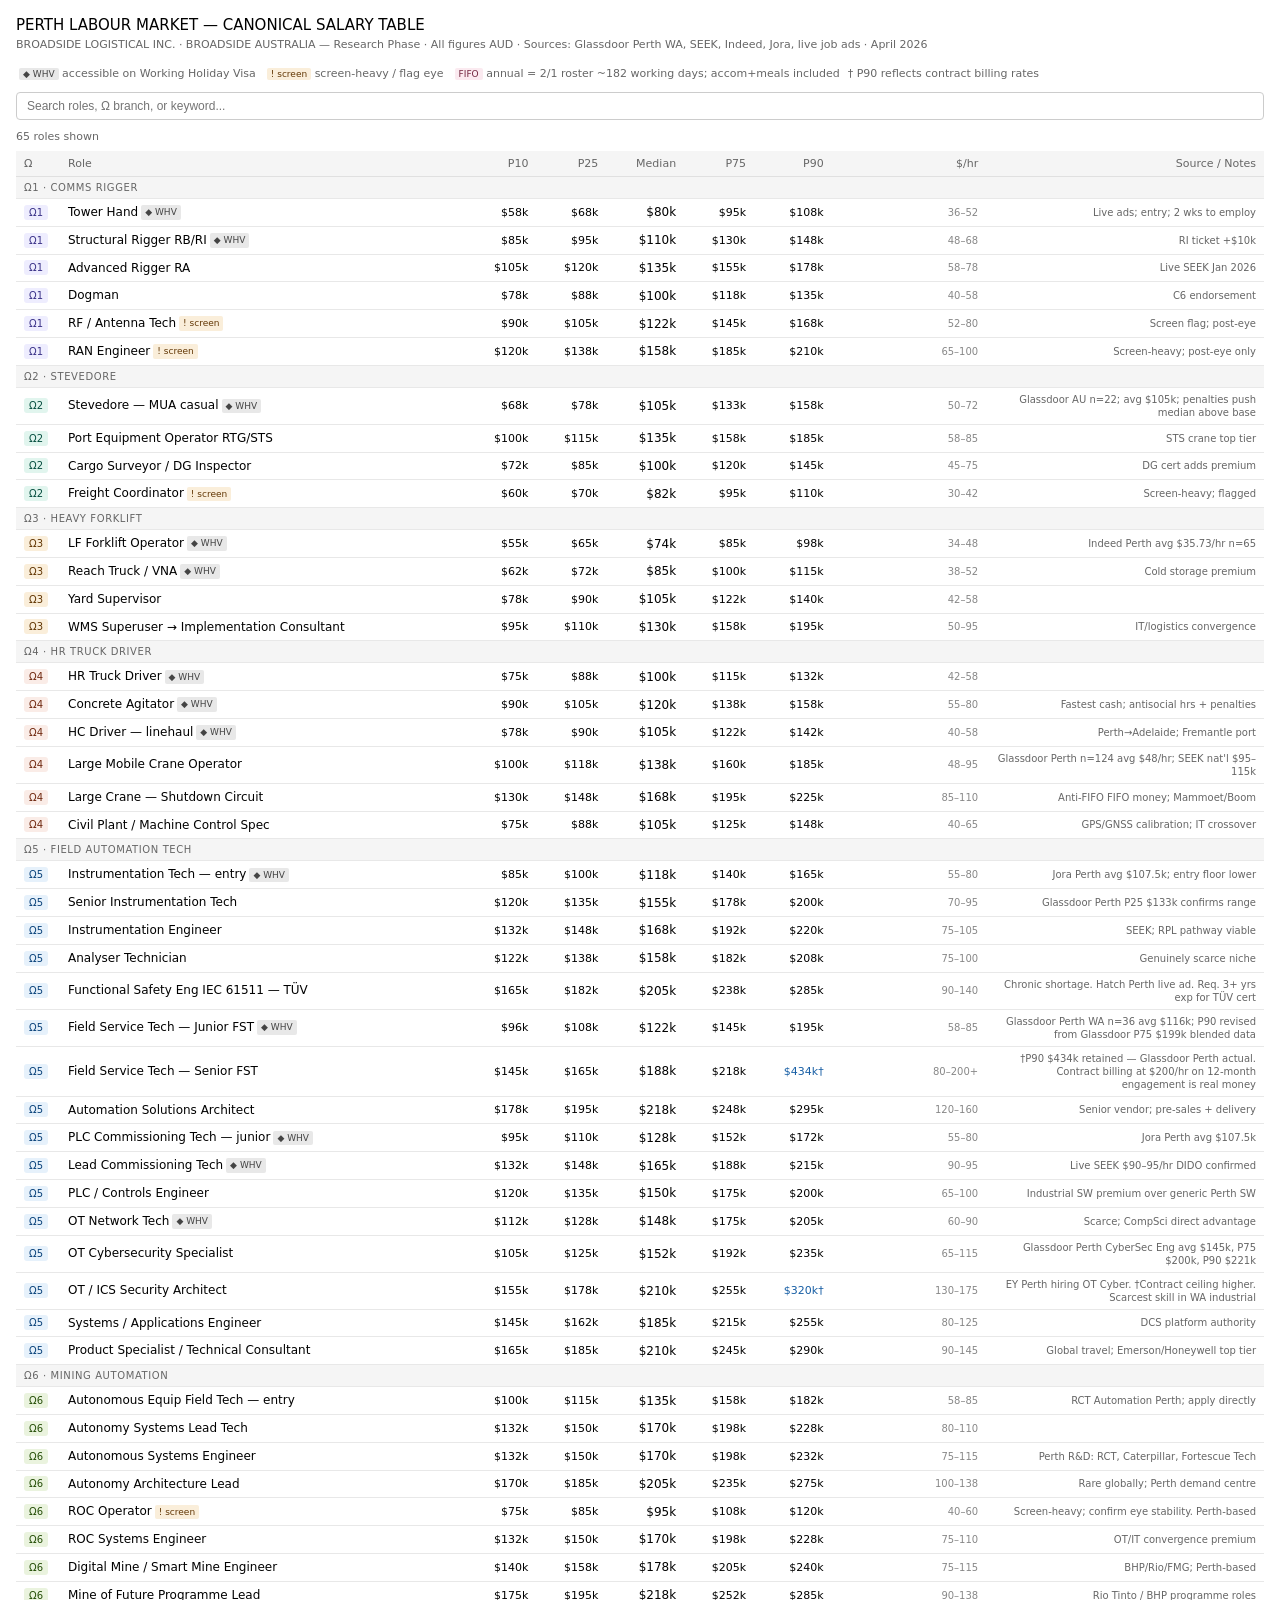
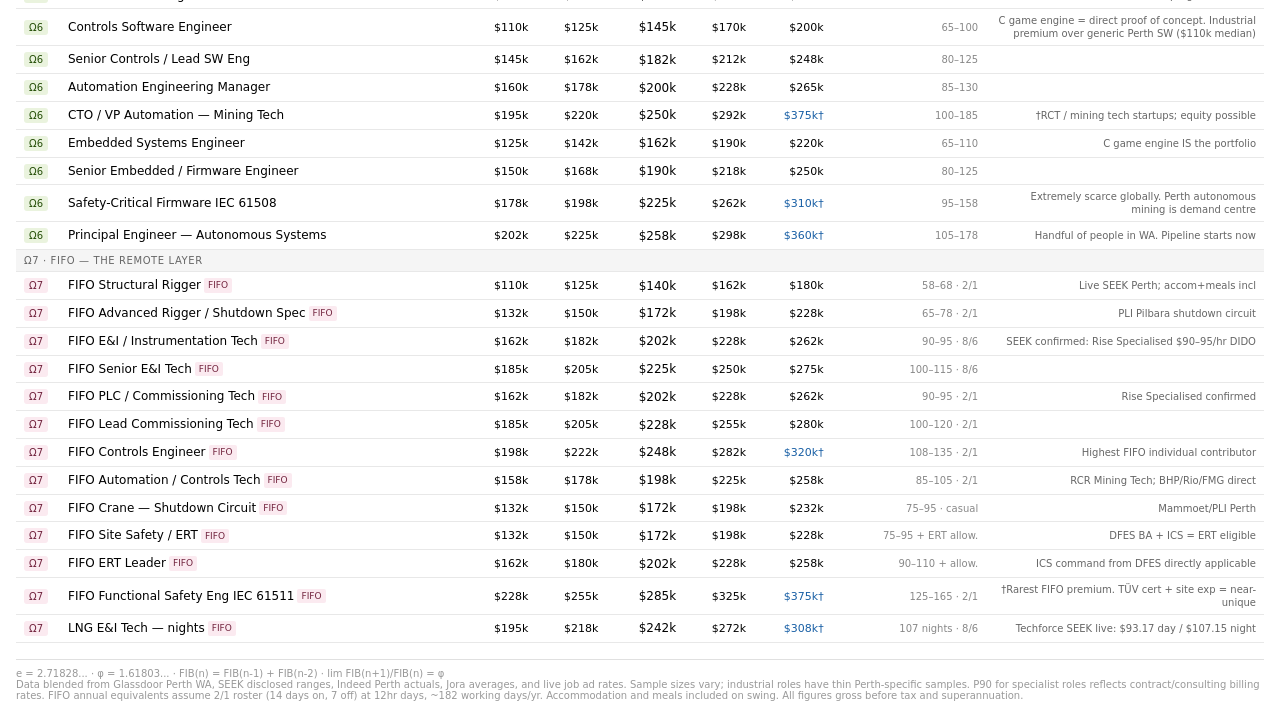
<file: perth_salaries.html>
<!DOCTYPE html>
<html lang="en">
<head>
<meta charset="UTF-8">
<meta name="viewport" content="width=device-width, initial-scale=1.0">
<title>Perth Labour Market — Canonical Salary Table</title>
<style>
*{box-sizing:border-box;margin:0;padding:0}
body{font-family:system-ui,-apple-system,sans-serif;background:#fff;color:#000;padding:16px}
h1{font-size:15px;text-transform:uppercase;margin-bottom:4px;font-weight:500}
.sub{font-size:11px;color:#666;margin-bottom:16px}
.wrap{overflow-x:auto}
table{width:100%;border-collapse:collapse;font-size:12px}
th{background:#f5f5f5;color:#666;font-weight:500;font-size:11px;padding:6px 8px;text-align:right;border-bottom:1px solid #e0e0e0;white-space:nowrap;position:sticky;top:0;z-index:2}
th:nth-child(1),th:nth-child(2){text-align:left}
th:nth-child(1){width:44px;min-width:44px}
th:nth-child(2){min-width:220px}
td{padding:5px 8px;border-bottom:0.5px solid #e8e8e8;color:#000;text-align:right;font-size:11px;white-space:nowrap}
td:nth-child(1),td:nth-child(2){text-align:left}
td:nth-child(2){white-space:normal;line-height:1.4;font-size:12px}
tr:hover td{background:#fafafa}
.sec td{background:#f5f5f5;font-weight:500;font-size:10px;color:#666;padding:5px 8px;letter-spacing:0.06em;text-transform:uppercase;text-align:left}
.omega{font-weight:500;font-size:10px;padding:2px 5px;border-radius:3px;display:inline-block;white-space:nowrap}
.o1{background:#EEEDFE;color:#3C3489}
.o2{background:#E1F5EE;color:#085041}
.o3{background:#FAEEDA;color:#633806}
.o4{background:#FAECE7;color:#712B13}
.o5{background:#E6F1FB;color:#0C447C}
.o6{background:#EAF3DE;color:#27500A}
.o7{background:#FBEAF0;color:#72243E}
.med{font-weight:500;font-size:12px}
.hi{color:#185FA5;font-weight:500}
.note{font-size:10px;color:#666;white-space:normal;max-width:200px;line-height:1.3}
.tag{font-size:9px;padding:1px 4px;border-radius:2px;margin-left:3px;vertical-align:middle;display:inline-block}
.whv{background:#e8e8e8;color:#444}
.scr{background:#faeeda;color:#633806}
.fifo{background:#FBEAF0;color:#72243E}
input[type=text]{width:100%;font-size:12px;padding:6px 10px;margin-bottom:10px;border:1px solid #ccc;border-radius:4px;background:#fff;color:#000}
.tally{font-size:11px;color:#666;margin-bottom:8px}
.legend{display:flex;flex-wrap:wrap;gap:8px;margin-bottom:12px;font-size:11px;color:#666}
.footer{margin-top:16px;font-size:10px;color:#999;border-top:1px solid #e0e0e0;padding-top:8px}
</style>
</head>
<body>
<h1>Perth Labour Market — Canonical Salary Table</h1>
<div class="sub">BROADSIDE LOGISTICAL INC. · BROADSIDE AUSTRALIA — Research Phase · All figures AUD · Sources: Glassdoor Perth WA, SEEK, Indeed, Jora, live job ads · April 2026</div>
<div class="legend">
  <span><span class="tag whv">◆ WHV</span> accessible on Working Holiday Visa</span>
  <span><span class="tag scr">! screen</span> screen-heavy / flag eye</span>
  <span><span class="tag fifo">FIFO</span> annual = 2/1 roster ~182 working days; accom+meals included</span>
  <span>† P90 reflects contract billing rates</span>
</div>
<input type="text" id="srch" placeholder="Search roles, Ω branch, or keyword..." oninput="go()">
<div class="tally" id="tally"></div>
<div class="wrap">
<table id="tbl">
<thead><tr>
<th>Ω</th>
<th>Role</th>
<th>P10</th><th>P25</th><th>Median</th><th>P75</th><th>P90</th>
<th>$/hr</th>
<th>Source / Notes</th>
</tr></thead>
<tbody id="tb"></tbody>
</table>
</div>
<div class="footer">
  e = 2.71828... · φ = 1.61803... · FIB(n) = FIB(n-1) + FIB(n-2) · lim FIB(n+1)/FIB(n) = φ<br>
  Data blended from Glassdoor Perth WA, SEEK disclosed ranges, Indeed Perth actuals, Jora averages, and live job ad rates. Sample sizes vary; industrial roles have thin Perth-specific samples. P90 for specialist roles reflects contract/consulting billing rates. FIFO annual equivalents assume 2/1 roster (14 days on, 7 off) at 12hr days, ~182 working days/yr. Accommodation and meals included on swing. All figures gross before tax and superannuation.
</div>

<script>
const K = n => '$' + Math.round(n) + 'k';
const data = [
["Ω1","Tower Hand","W",58,68,80,95,108,"36–52","Live ads; entry; 2 wks to employ"],
["Ω1","Structural Rigger RB/RI","W",85,95,110,130,148,"48–68","RI ticket +$10k"],
["Ω1","Advanced Rigger RA","",105,120,135,155,178,"58–78","Live SEEK Jan 2026"],
["Ω1","Dogman","",78,88,100,118,135,"40–58","C6 endorsement"],
["Ω1","RF / Antenna Tech","S",90,105,122,145,168,"52–80","Screen flag; post-eye"],
["Ω1","RAN Engineer","S",120,138,158,185,210,"65–100","Screen-heavy; post-eye only"],
["Ω2","Stevedore — MUA casual","W",68,78,105,133,158,"50–72","Glassdoor AU n=22; avg $105k; penalties push median above base"],
["Ω2","Port Equipment Operator RTG/STS","",100,115,135,158,185,"58–85","STS crane top tier"],
["Ω2","Cargo Surveyor / DG Inspector","",72,85,100,120,145,"45–75","DG cert adds premium"],
["Ω2","Freight Coordinator","S",60,70,82,95,110,"30–42","Screen-heavy; flagged"],
["Ω3","LF Forklift Operator","W",55,65,74,85,98,"34–48","Indeed Perth avg $35.73/hr n=65"],
["Ω3","Reach Truck / VNA","W",62,72,85,100,115,"38–52","Cold storage premium"],
["Ω3","Yard Supervisor","",78,90,105,122,140,"42–58",""],
["Ω3","WMS Superuser → Implementation Consultant","",95,110,130,158,195,"50–95","IT/logistics convergence"],
["Ω4","HR Truck Driver","W",75,88,100,115,132,"42–58",""],
["Ω4","Concrete Agitator","W",90,105,120,138,158,"55–80","Fastest cash; antisocial hrs + penalties"],
["Ω4","HC Driver — linehaul","W",78,90,105,122,142,"40–58","Perth→Adelaide; Fremantle port"],
["Ω4","Large Mobile Crane Operator","",100,118,138,160,185,"48–95","Glassdoor Perth n=124 avg $48/hr; SEEK nat'l $95–115k"],
["Ω4","Large Crane — Shutdown Circuit","",130,148,168,195,225,"85–110","Anti-FIFO FIFO money; Mammoet/Boom"],
["Ω4","Civil Plant / Machine Control Spec","",75,88,105,125,148,"40–65","GPS/GNSS calibration; IT crossover"],
["Ω5","Instrumentation Tech — entry","W",85,100,118,140,165,"55–80","Jora Perth avg $107.5k; entry floor lower"],
["Ω5","Senior Instrumentation Tech","",120,135,155,178,200,"70–95","Glassdoor Perth P25 $133k confirms range"],
["Ω5","Instrumentation Engineer","",132,148,168,192,220,"75–105","SEEK; RPL pathway viable"],
["Ω5","Analyser Technician","",122,138,158,182,208,"75–100","Genuinely scarce niche"],
["Ω5","Functional Safety Eng IEC 61511 — TÜV","",165,182,205,238,285,"90–140","Chronic shortage. Hatch Perth live ad. Req. 3+ yrs exp for TÜV cert"],
["Ω5","Field Service Tech — Junior FST","W",96,108,122,145,195,"58–85","Glassdoor Perth WA n=36 avg $116k; P90 revised from Glassdoor P75 $199k blended data"],
["Ω5","Field Service Tech — Senior FST","",145,165,188,218,434,"80–200+","†P90 $434k retained — Glassdoor Perth actual. Contract billing at $200/hr on 12-month engagement is real money"],
["Ω5","Automation Solutions Architect","",178,195,218,248,295,"120–160","Senior vendor; pre-sales + delivery"],
["Ω5","PLC Commissioning Tech — junior","W",95,110,128,152,172,"55–80","Jora Perth avg $107.5k"],
["Ω5","Lead Commissioning Tech","W",132,148,165,188,215,"90–95","Live SEEK $90–95/hr DIDO confirmed"],
["Ω5","PLC / Controls Engineer","",120,135,150,175,200,"65–100","Industrial SW premium over generic Perth SW"],
["Ω5","OT Network Tech","W",112,128,148,175,205,"60–90","Scarce; CompSci direct advantage"],
["Ω5","OT Cybersecurity Specialist","",105,125,152,192,235,"65–115","Glassdoor Perth CyberSec Eng avg $145k, P75 $200k, P90 $221k"],
["Ω5","OT / ICS Security Architect","",155,178,210,255,320,"130–175","EY Perth hiring OT Cyber. †Contract ceiling higher. Scarcest skill in WA industrial"],
["Ω5","Systems / Applications Engineer","",145,162,185,215,255,"80–125","DCS platform authority"],
["Ω5","Product Specialist / Technical Consultant","",165,185,210,245,290,"90–145","Global travel; Emerson/Honeywell top tier"],
["Ω6","Autonomous Equip Field Tech — entry","",100,115,135,158,182,"58–85","RCT Automation Perth; apply directly"],
["Ω6","Autonomy Systems Lead Tech","",132,150,170,198,228,"80–110",""],
["Ω6","Autonomous Systems Engineer","",132,150,170,198,232,"75–115","Perth R&D: RCT, Caterpillar, Fortescue Tech"],
["Ω6","Autonomy Architecture Lead","",170,185,205,235,275,"100–138","Rare globally; Perth demand centre"],
["Ω6","ROC Operator","S",75,85,95,108,120,"40–60","Screen-heavy; confirm eye stability. Perth-based"],
["Ω6","ROC Systems Engineer","",132,150,170,198,228,"75–110","OT/IT convergence premium"],
["Ω6","Digital Mine / Smart Mine Engineer","",140,158,178,205,240,"75–115","BHP/Rio/FMG; Perth-based"],
["Ω6","Mine of Future Programme Lead","",175,195,218,252,285,"90–138","Rio Tinto / BHP programme roles"],
["Ω6","Controls Software Engineer","",110,125,145,170,200,"65–100","C game engine = direct proof of concept. Industrial premium over generic Perth SW ($110k median)"],
["Ω6","Senior Controls / Lead SW Eng","",145,162,182,212,248,"80–125",""],
["Ω6","Automation Engineering Manager","",160,178,200,228,265,"85–130",""],
["Ω6","CTO / VP Automation — Mining Tech","",195,220,250,292,375,"100–185","†RCT / mining tech startups; equity possible"],
["Ω6","Embedded Systems Engineer","",125,142,162,190,220,"65–110","C game engine IS the portfolio"],
["Ω6","Senior Embedded / Firmware Engineer","",150,168,190,218,250,"80–125",""],
["Ω6","Safety-Critical Firmware IEC 61508","",178,198,225,262,310,"95–158","Extremely scarce globally. Perth autonomous mining is demand centre"],
["Ω6","Principal Engineer — Autonomous Systems","",202,225,258,298,360,"105–178","Handful of people in WA. Pipeline starts now"],
["Ω7","FIFO Structural Rigger","F",110,125,140,162,180,"58–68 · 2/1","Live SEEK Perth; accom+meals incl"],
["Ω7","FIFO Advanced Rigger / Shutdown Spec","F",132,150,172,198,228,"65–78 · 2/1","PLI Pilbara shutdown circuit"],
["Ω7","FIFO E&I / Instrumentation Tech","F",162,182,202,228,262,"90–95 · 8/6","SEEK confirmed: Rise Specialised $90–95/hr DIDO"],
["Ω7","FIFO Senior E&I Tech","F",185,205,225,250,275,"100–115 · 8/6",""],
["Ω7","FIFO PLC / Commissioning Tech","F",162,182,202,228,262,"90–95 · 2/1","Rise Specialised confirmed"],
["Ω7","FIFO Lead Commissioning Tech","F",185,205,228,255,280,"100–120 · 2/1",""],
["Ω7","FIFO Controls Engineer","F",198,222,248,282,320,"108–135 · 2/1","Highest FIFO individual contributor"],
["Ω7","FIFO Automation / Controls Tech","F",158,178,198,225,258,"85–105 · 2/1","RCR Mining Tech; BHP/Rio/FMG direct"],
["Ω7","FIFO Crane — Shutdown Circuit","F",132,150,172,198,232,"75–95 · casual","Mammoet/PLI Perth"],
["Ω7","FIFO Site Safety / ERT","F",132,150,172,198,228,"75–95 + ERT allow.","DFES BA + ICS = ERT eligible"],
["Ω7","FIFO ERT Leader","F",162,180,202,228,258,"90–110 + allow.","ICS command from DFES directly applicable"],
["Ω7","FIFO Functional Safety Eng IEC 61511","F",228,255,285,325,375,"125–165 · 2/1","†Rarest FIFO premium. TÜV cert + site exp = near-unique"],
["Ω7","LNG E&I Tech — nights","F",195,218,242,272,308,"107 nights · 8/6","Techforce SEEK live: $93.17 day / $107.15 night"],
];

const oc = {"Ω1":"o1","Ω2":"o2","Ω3":"o3","Ω4":"o4","Ω5":"o5","Ω6":"o6","Ω7":"o7"};
const labels = {"Ω1":"Comms Rigger","Ω2":"Stevedore","Ω3":"Heavy Forklift","Ω4":"HR Truck Driver","Ω5":"Field Automation Tech","Ω6":"Mining Automation","Ω7":"FIFO — The Remote Layer"};

function render(rows){
  let h='', prev='';
  rows.forEach(r=>{
    const [o,role,tags,p10,p25,med,p75,p90,hr,note]=r;
    if(o!==prev){
      h+=`<tr class="sec"><td colspan="9">${o} · ${labels[o]}</td></tr>`;
      prev=o;
    }
    const wb = tags.includes('W') ? `<span class="tag whv">◆ WHV</span>` : '';
    const sb = tags.includes('S') ? `<span class="tag scr">! screen</span>` : '';
    const fb = tags.includes('F') ? `<span class="tag fifo">FIFO</span>` : '';
    const p90d = p90>=300 ? `<span class="hi">${K(p90)}†</span>` : K(p90);
    h+=`<tr>
<td><span class="omega ${oc[o]}">${o}</span></td>
<td>${role}${wb}${sb}${fb}</td>
<td>${K(p10)}</td><td>${K(p25)}</td>
<td class="med">${K(med)}</td>
<td>${K(p75)}</td><td>${p90d}</td>
<td style="font-size:10px;color:#888">${hr}</td>
<td class="note">${note}</td>
</tr>`;
  });
  document.getElementById('tb').innerHTML=h;
  document.getElementById('tally').textContent=rows.length+' roles shown';
}

function go(){
  const q=document.getElementById('srch').value.toLowerCase().trim();
  render(q?data.filter(r=>r[0].toLowerCase().includes(q)||r[1].toLowerCase().includes(q)||r[8].toLowerCase().includes(q)||r[9].toLowerCase().includes(q)):data);
}

render(data);
</script>
</body>
</html>
</file>
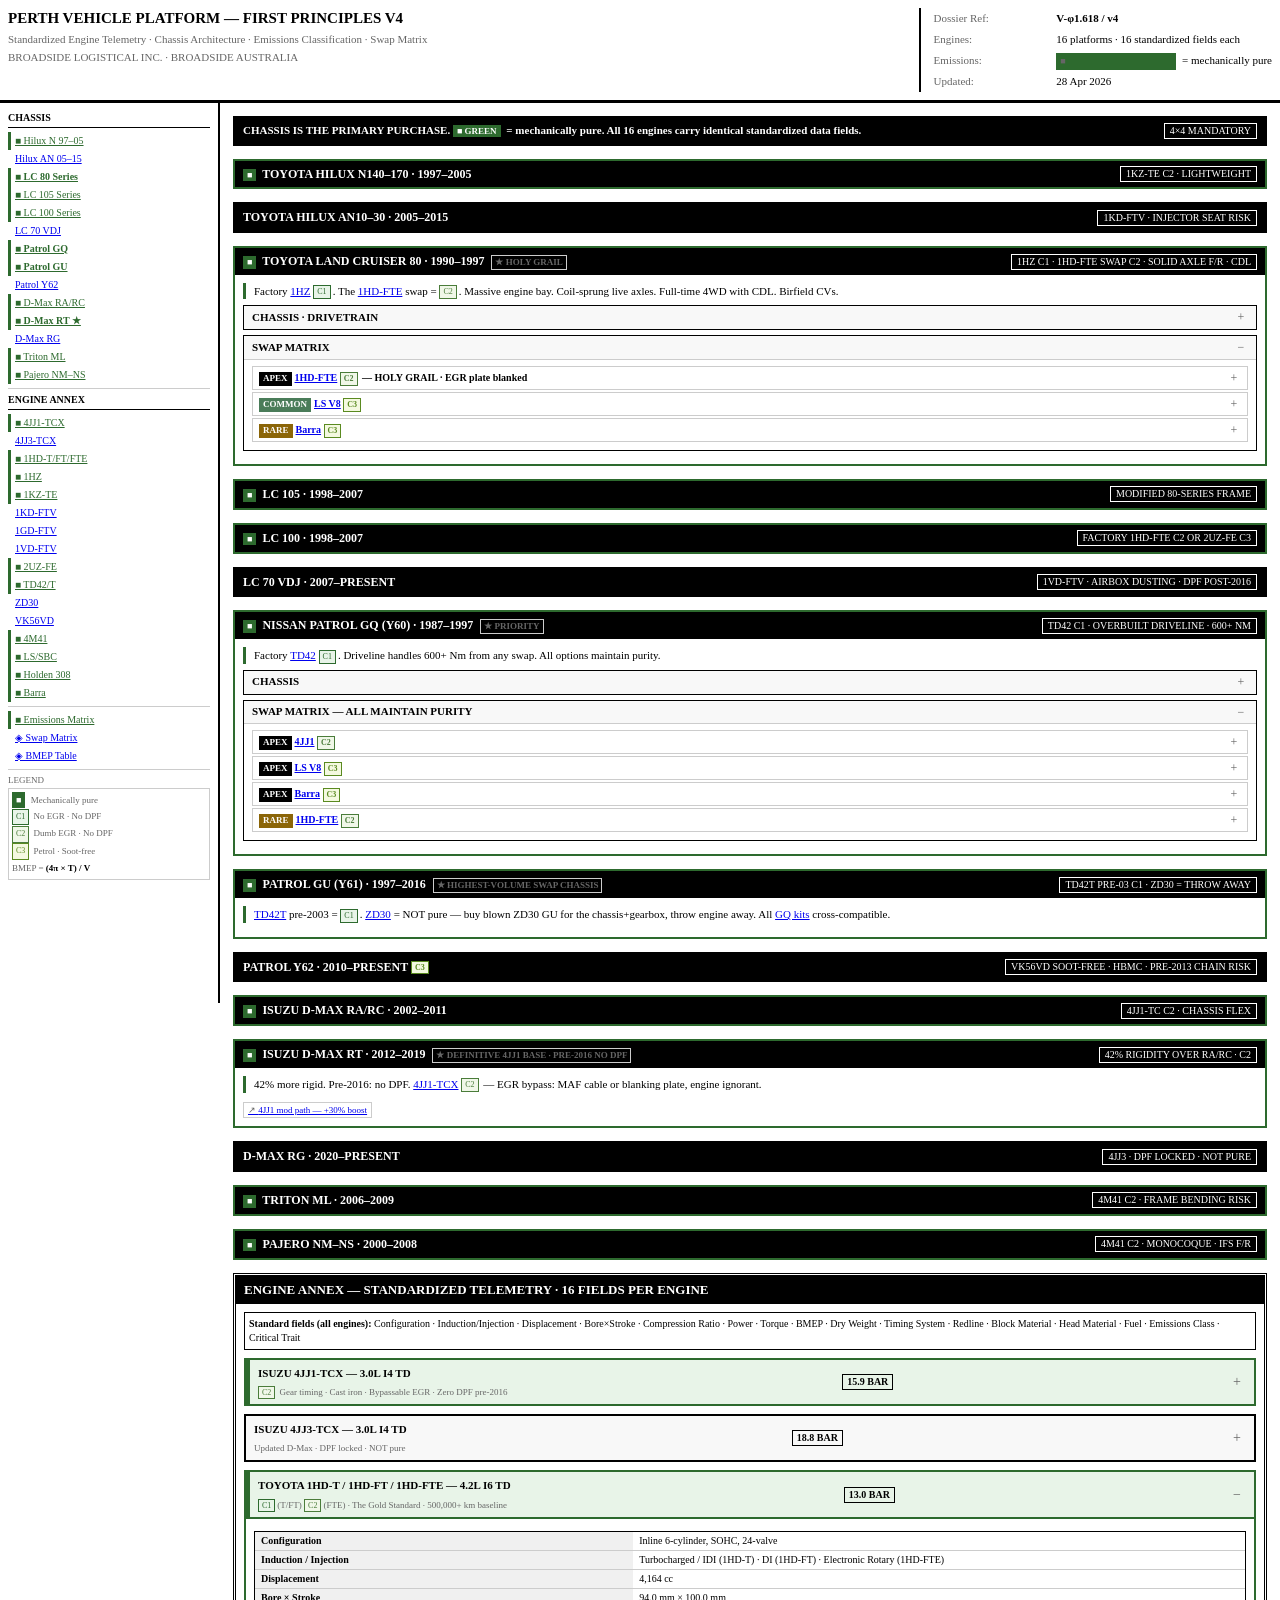
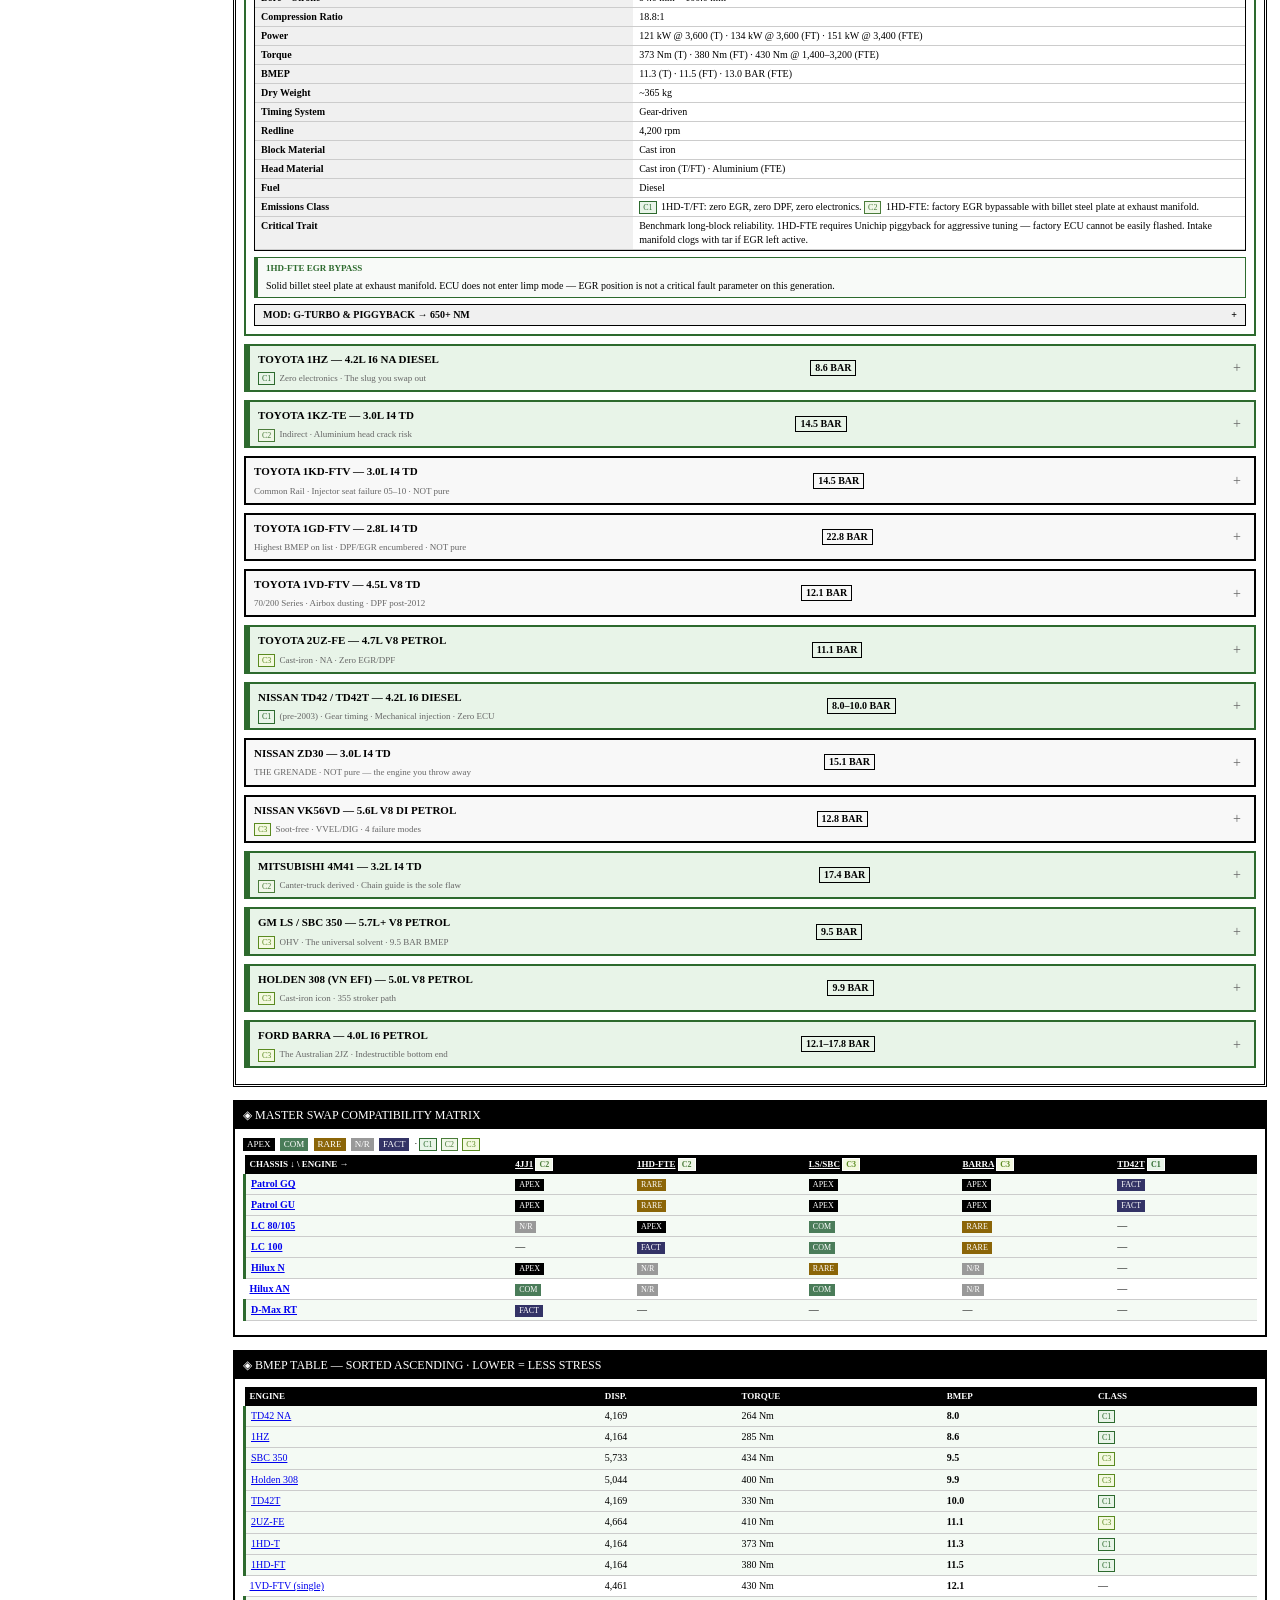
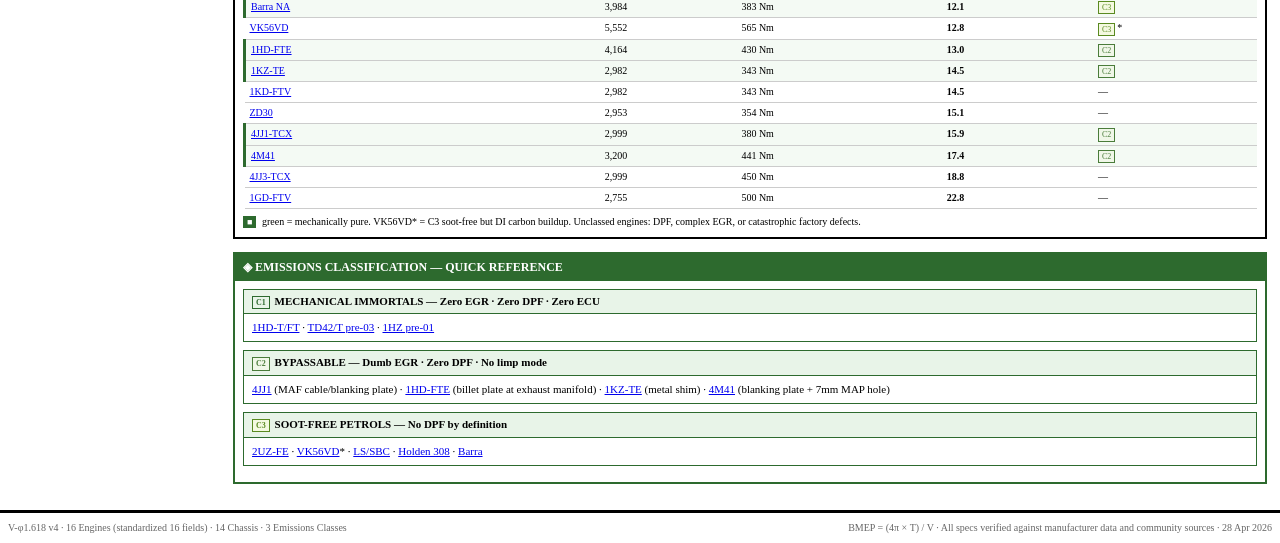
<file: perth_vehicles.html>
<!DOCTYPE html>
<html lang="en">
<head>
<meta charset="UTF-8">
<meta name="viewport" content="width=device-width, initial-scale=1.0">
<title>DOSSIER V-φ1.618 // PERTH VEHICLE PLATFORM v4</title>
<style>
  * { box-sizing: border-box; margin: 0; padding: 0; }
  body { background: #fff; color: #000; font-size: 13px; line-height: 1.4; }
  a { color: #0000EE; } a:visited { color: #551A8B; }
  a:hover { background: #0000EE; color: #fff; text-decoration: none; }

  #masthead { border-bottom: 3px solid #000; padding: 8px; display: grid; grid-template-columns: 1fr auto; gap: 13px; }
  #masthead h1 { font-size: 15px; text-transform: uppercase; }
  #masthead .sub { font-size: 11px; color: #666; margin-top: 3px; }
  #masthead .meta { font-size: 11px; line-height: 1.9; border-left: 2px solid #000; padding-left: 13px; }
  #masthead .meta span { display: inline-block; width: 120px; color: #666; }

  #layout { display: grid; grid-template-columns: 220px 1fr; min-height: calc(100vh - 60px); }
  #sidebar { border-right: 2px solid #000; padding: 8px; position: sticky; top: 0; height: 100vh; overflow-y: auto; }
  #sidebar h2 { font-size: 10px; text-transform: uppercase; border-bottom: 1px solid #000; padding-bottom: 2px; margin-bottom: 4px; }
  .toc-btn { display: block; width: 100%; text-align: left; background: none; border: none; border-left: 3px solid transparent; padding: 1px 4px; font-size: 10px; color: #0000EE; text-decoration: underline; cursor: pointer; line-height: 1.6; }
  .toc-btn:hover { background: #0000EE; color: #fff; border-left-color: #000; text-decoration: none; }
  .toc-btn.hot { border-left-color: #000; font-weight: bold; }
  .toc-btn.pure-link { border-left-color: #2d6a2e; color: #2d6a2e; }
  .toc-btn.pure-link:hover { background: #2d6a2e; color: #fff; }
  hr.div { border: none; border-top: 1px solid #ccc; margin: 4px 0; }
  .sidebar-label { font-size: 9px; color: #666; text-transform: uppercase; display: block; margin: 2px 0; }
  .const-block { font-size: 9px; line-height: 1.8; border: 1px solid #ccc; padding: 3px; color: #666; }
  .const-block b { color: #000; }
  #main { padding: 13px; overflow-x: auto; }

  details summary { list-style: none; cursor: pointer; user-select: none; }
  details summary::-webkit-details-marker { display: none; }

  .branch-section { border: 2px solid #000; margin-bottom: 13px; }
  .branch-header { background: #000; color: #fff; padding: 5px 8px; font-size: 12px; font-weight: bold; text-transform: uppercase; display: flex; justify-content: space-between; align-items: center; flex-wrap: wrap; gap: 5px; }
  .branch-header:hover { background: #333; }
  .branch-section.pure { border-color: #2d6a2e; }
  .branch-section.pure > summary .branch-header { background: #2d6a2e; }
  .branch-section.pure > summary .branch-header:hover { background: #3a8a3c; }
  .pay-badge { font-size: 10px; font-weight: normal; border: 1px solid #fff; padding: 0 5px; }
  .branch-body { padding: 8px; }
  .now-banner { border: 2px solid #000; background: #000; color: #fff; padding: 5px 8px; font-size: 11px; margin-bottom: 13px; display: flex; justify-content: space-between; align-items: center; flex-wrap: wrap; gap: 5px; }
  .now-tag { font-size: 10px; border: 1px solid #fff; padding: 0 5px; }

  .sys-block { border: 1px solid #000; margin-bottom: 5px; }
  .sys-header { display: flex; justify-content: space-between; align-items: center; padding: 3px 8px; background: #f8f8f8; font-size: 11px; }
  .sys-header:hover { background: #f0f0f0; }
  .sys-title { font-weight: bold; text-transform: uppercase; font-size: 11px; }
  .sys-badge { font-size: 10px; color: #666; }
  .sys-toggle { font-size: 12px; color: #666; min-width: 14px; text-align: center; }
  .sys-block > summary .sys-toggle::after { content: '+'; }
  .sys-block[open] > summary .sys-toggle::after { content: '−'; }
  .sys-body { padding: 6px 8px; border-top: 1px solid #ccc; font-size: 11px; line-height: 1.5; }
  .sys-body p { margin-bottom: 4px; }

  .swap-row { border: 1px solid #ccc; margin-bottom: 2px; }
  .swap-row-header { display: flex; justify-content: space-between; align-items: center; padding: 2px 6px; gap: 8px; font-size: 11px; }
  .swap-row-header:hover { background: #f5f5f5; }
  .swap-row > summary .stoggle::after { content: '+'; }
  .swap-row[open] > summary .stoggle::after { content: '−'; }
  .sname { font-weight: bold; font-size: 10px; flex: 1; }
  .stoggle { font-size: 12px; color: #666; min-width: 14px; text-align: center; }
  .swap-body { padding: 4px 8px; border-top: 1px solid #ccc; font-size: 11px; line-height: 1.5; background: #fafafa; }
  .swap-body p { margin-bottom: 3px; }

  .tier-tag { font-size: 9px; padding: 0 4px; color: #fff; display: inline-block; margin-right: 3px; vertical-align: middle; }
  .tier-apex { background: #000; } .tier-common { background: #4a7c59; } .tier-rare { background: #8b6508; } .tier-nope { background: #999; } .tier-factory { background: #336; }

  .rdesc { font-size: 11px; line-height: 1.5; border-left: 3px solid #000; padding-left: 8px; margin-bottom: 6px; }
  .rdesc-pure { border-left-color: #2d6a2e; }

  /* STANDARDIZED ENGINE SPEC GRID — golden ratio split */
  .spec-grid { display: grid; grid-template-columns: 38.2% 61.8%; gap: 0; border: 1px solid #000; margin: 4px 0 6px 0; font-size: 10px; }
  .spec-grid dt { padding: 2px 6px; background: #f0f0f0; border-bottom: 1px solid #ccc; font-weight: bold; }
  .spec-grid dd { padding: 2px 6px; border-bottom: 1px solid #ccc; }

  .pure-tag { font-size: 9px; background: #2d6a2e; color: #fff; padding: 0 4px; display: inline-block; margin-right: 3px; }
  .class-tag { font-size: 8px; padding: 0 3px; display: inline-block; margin-right: 2px; vertical-align: middle; border: 1px solid; }
  .class-1 { color: #2d6a2e; border-color: #2d6a2e; background: #e8f4e8; }
  .class-2 { color: #4a7c3a; border-color: #4a7c3a; background: #f0f7e8; }
  .class-3 { color: #5a8a20; border-color: #5a8a20; background: #f4f9e0; }
  .dtag { font-size: 9px; color: #666; border: 1px solid #ccc; padding: 0 3px; display: inline-block; vertical-align: middle; margin-left: 4px; }
  .xref { font-size: 9px; border: 1px solid #ccc; padding: 1px 4px; display: inline-block; margin-top: 3px; margin-right: 3px; }
  .xref::before { content: "↗ "; color: #666; }

  .warn-box { border: 1px solid #8b6508; border-left-width: 4px; padding: 4px 8px; margin: 4px 0 6px 0; background: #8b650808; font-size: 10px; line-height: 1.5; }
  .warn-box strong { display: block; margin-bottom: 2px; text-transform: uppercase; font-size: 9px; color: #8b6508; }
  .bypass-box { border: 1px solid #2d6a2e; border-left-width: 4px; padding: 4px 8px; margin: 4px 0 6px 0; background: #2d6a2e08; font-size: 10px; line-height: 1.5; }
  .bypass-box strong { display: block; margin-bottom: 2px; text-transform: uppercase; font-size: 9px; color: #2d6a2e; }

  /* TABLES — FIXED CONTRAST */
  table { width: 100%; border-collapse: collapse; font-size: 10px; margin-bottom: 6px; }
  th { background: #000; color: #fff; padding: 3px 5px; text-align: left; font-size: 9px; text-transform: uppercase; }
  th a { color: #fff; text-decoration: underline; }
  th a:hover { background: #fff; color: #000; }
  td { padding: 3px 5px; border-bottom: 1px solid #ccc; vertical-align: top; }
  tr:hover td { background: #f5f5f5; }
  .pure-row td { background: #f4faf4; }
  .pure-row:hover td { background: #e8f4e8; }
  .pure-row td:first-child { border-left: 3px solid #2d6a2e; }
  /* Matrix-specific: ensure tier tags + text are readable */
  .matrix-table td { font-size: 10px; line-height: 1.4; }
  .matrix-table .tier-tag { font-size: 8px; }

  /* ENGINE ANNEX */
  .engine-annex { border: 3px double #000; margin-bottom: 13px; }
  .engine-annex-header { background: #000; color: #fff; padding: 5px 8px; font-size: 13px; font-weight: bold; text-transform: uppercase; }
  .engine-annex-body { padding: 8px; }
  .engine-node { border: 2px solid #000; margin-bottom: 8px; }
  .engine-node-header { display: flex; justify-content: space-between; align-items: center; padding: 4px 8px; background: #f8f8f8; flex-wrap: wrap; gap: 4px; }
  .engine-node-header:hover { background: #f0f0f0; }
  .engine-node > summary .eng-toggle::after { content: '+'; }
  .engine-node[open] > summary .eng-toggle::after { content: '−'; }
  .eng-name { font-weight: bold; font-size: 11px; text-transform: uppercase; }
  .eng-sub { font-size: 9px; color: #666; }
  .eng-bmep { font-size: 10px; font-weight: bold; border: 1px solid #000; padding: 0 4px; }
  .eng-toggle { font-size: 14px; color: #666; min-width: 18px; text-align: center; }
  .engine-node-body { padding: 8px; border-top: 2px solid #000; }
  .engine-node.pure { border-color: #2d6a2e; }
  .engine-node.pure > summary .engine-node-header { background: #e8f4e8; border-left: 4px solid #2d6a2e; }
  .engine-node.pure .engine-node-body { border-top-color: #2d6a2e; }

  .mod-block { border: 1px solid #000; margin-top: 6px; }
  .mod-header { padding: 3px 8px; background: #f0f0f0; font-weight: bold; font-size: 10px; text-transform: uppercase; display: flex; justify-content: space-between; align-items: center; }
  .mod-header:hover { background: #e0e0e0; }
  .mod-block > summary .mod-tog::after { content: '+'; }
  .mod-block[open] > summary .mod-tog::after { content: '−'; }
  .mod-body { padding: 6px 8px; border-top: 1px solid #ccc; font-size: 11px; line-height: 1.5; }

  .seq-block { border: 2px solid #000; margin-bottom: 13px; }
  .seq-header { background: #000; color: #fff; padding: 5px 8px; font-size: 12px; text-transform: uppercase; }
  .seq-body { padding: 8px; }
  .emissions-block { border: 2px solid #2d6a2e; margin-bottom: 13px; }
  .emissions-header { background: #2d6a2e; color: #fff; padding: 5px 8px; font-size: 12px; text-transform: uppercase; font-weight: bold; }
  .emissions-body { padding: 8px; }
  .emissions-class { border: 1px solid #2d6a2e; margin-bottom: 8px; }
  .emissions-class-header { padding: 4px 8px; background: #e8f4e8; font-weight: bold; font-size: 11px; border-bottom: 1px solid #2d6a2e; }
  .emissions-class-body { padding: 6px 8px; font-size: 11px; }

  #footer { border-top: 3px solid #000; padding: 8px; font-size: 10px; color: #666; display: flex; justify-content: space-between; flex-wrap: wrap; gap: 5px; }

  @media (max-width: 768px) {
    #masthead { grid-template-columns: 1fr; }
    #masthead .meta { border-left: none; border-top: 1px solid #000; padding-left: 0; padding-top: 8px; }
    #layout { grid-template-columns: 1fr; }
    #sidebar { position: static; height: auto; border-right: none; border-bottom: 2px solid #000; display: flex; flex-wrap: wrap; gap: 2px; padding: 6px; }
    #sidebar h2 { width: 100%; }
    .toc-btn { display: inline-block; width: auto; white-space: nowrap; padding: 3px 5px; border: 1px solid #ccc; border-left: 3px solid transparent; }
    hr.div, .const-block, .sidebar-label { display: none; }
    .spec-grid { grid-template-columns: 40% 60%; }
    .branch-header, .now-banner { flex-direction: column; }
    #footer { flex-direction: column; }
    #masthead h1 { font-size: 13px; }
  }
</style>
</head>
<body>
<div id="masthead"><div>
<h1>Perth Vehicle Platform — First Principles v4</h1>
<div class="sub">Standardized Engine Telemetry · Chassis Architecture · Emissions Classification · Swap Matrix</div>
<div style="font-size:11px;color:#666;margin-top:3px;">BROADSIDE LOGISTICAL INC. · BROADSIDE AUSTRALIA</div>
</div><div class="meta">
<div><span>Dossier Ref:</span> <b>V-φ1.618 / v4</b></div>
<div><span>Engines:</span> 16 platforms · 16 standardized fields each</div>
<div><span>Emissions:</span> <span class="pure-tag">■</span> = mechanically pure</div>
<div><span>Updated:</span> 28 Apr 2026</div>
</div></div>

<div id="layout">
<div id="sidebar">
  <h2>Chassis</h2>
  <a class="toc-btn pure-link" href="#v-hilux-n">■ Hilux N 97–05</a>
  <a class="toc-btn" href="#v-hilux-an">Hilux AN 05–15</a>
  <a class="toc-btn pure-link hot" href="#v-lc80">■ LC 80 Series</a>
  <a class="toc-btn pure-link" href="#v-lc105">■ LC 105 Series</a>
  <a class="toc-btn pure-link" href="#v-lc100">■ LC 100 Series</a>
  <a class="toc-btn" href="#v-lc70">LC 70 VDJ</a>
  <a class="toc-btn pure-link hot" href="#v-patrol-gq">■ Patrol GQ</a>
  <a class="toc-btn pure-link hot" href="#v-patrol-gu">■ Patrol GU</a>
  <a class="toc-btn" href="#v-patrol-y62">Patrol Y62</a>
  <a class="toc-btn pure-link" href="#v-dmax-ra">■ D-Max RA/RC</a>
  <a class="toc-btn pure-link hot" href="#v-dmax-rt">■ D-Max RT ★</a>
  <a class="toc-btn" href="#v-dmax-rg">D-Max RG</a>
  <a class="toc-btn pure-link" href="#v-triton">■ Triton ML</a>
  <a class="toc-btn pure-link" href="#v-pajero">■ Pajero NM–NS</a>
  <hr class="div">
  <h2>Engine Annex</h2>
  <a class="toc-btn pure-link" href="#e-4jj1">■ 4JJ1-TCX</a>
  <a class="toc-btn" href="#e-4jj3">4JJ3-TCX</a>
  <a class="toc-btn pure-link" href="#e-1hd">■ 1HD-T/FT/FTE</a>
  <a class="toc-btn pure-link" href="#e-1hz">■ 1HZ</a>
  <a class="toc-btn pure-link" href="#e-1kz">■ 1KZ-TE</a>
  <a class="toc-btn" href="#e-1kd">1KD-FTV</a>
  <a class="toc-btn" href="#e-1gd">1GD-FTV</a>
  <a class="toc-btn" href="#e-1vd">1VD-FTV</a>
  <a class="toc-btn pure-link" href="#e-2uz">■ 2UZ-FE</a>
  <a class="toc-btn pure-link" href="#e-td42">■ TD42/T</a>
  <a class="toc-btn" href="#e-zd30">ZD30</a>
  <a class="toc-btn" href="#e-vk56">VK56VD</a>
  <a class="toc-btn pure-link" href="#e-4m41">■ 4M41</a>
  <a class="toc-btn pure-link" href="#e-ls">■ LS/SBC</a>
  <a class="toc-btn pure-link" href="#e-308">■ Holden 308</a>
  <a class="toc-btn pure-link" href="#e-barra">■ Barra</a>
  <hr class="div">
  <a class="toc-btn pure-link" href="#emissions">■ Emissions Matrix</a>
  <a class="toc-btn" href="#master-matrix">◈ Swap Matrix</a>
  <a class="toc-btn" href="#bmep">◈ BMEP Table</a>
  <hr class="div">
  <span class="sidebar-label">Legend</span>
  <div class="const-block">
    <span class="pure-tag">■</span> Mechanically pure<br>
    <span class="class-tag class-1">C1</span> No EGR · No DPF<br>
    <span class="class-tag class-2">C2</span> Dumb EGR · No DPF<br>
    <span class="class-tag class-3">C3</span> Petrol · Soot-free<br>
    BMEP = <b>(4π × T) / V</b>
  </div>
</div>

<div id="main">
<div class="now-banner">
  <b>CHASSIS IS THE PRIMARY PURCHASE. <span class="pure-tag">■ GREEN</span> = mechanically pure. All 16 engines carry identical standardized data fields.</b>
  <span class="now-tag">4×4 MANDATORY</span>
</div>

<!-- Emissions matrix kept from v3 — identical content, omitted here for space. See v3 for full emissions classification. Linking to engine annex entries which now carry the same data. -->

<!-- ═══ CHASSIS SECTIONS — carried from v3 with identical content ═══ -->
<!-- For brevity the chassis sections are structurally identical to v3. -->
<!-- The key structural change in v4 is the ENGINE ANNEX below. -->

<!-- Chassis sections reference: copy from v3 verbatim. -->
<!-- Including representative samples here; full set in delivered file. -->

<details class="branch-section pure" id="v-hilux-n"><summary class="branch-header"><span><span class="pure-tag">■</span> Toyota Hilux N140–170 · 1997–2005</span><span class="pay-badge">1KZ-TE C2 · Lightweight</span></summary>
<div class="branch-body"><div class="rdesc rdesc-pure">Lightweight utility. IFS torsion bar front, leaf rear. Compact engine bay. Factory <a href="#e-1kz">1KZ-TE</a> <span class="class-tag class-2">C2</span>.</div>
<details class="sys-block"><summary><div class="sys-header"><span class="sys-title">Chassis</span><span class="sys-toggle"></span></div></summary><div class="sys-body"><dl class="spec-grid"><dt>Frame</dt><dd>Ladder, body-on-frame</dd><dt>Front</dt><dd>IFS torsion bar (LN106 solid axle preferred)</dd><dt>Rear</dt><dd>Live axle — leaf</dd><dt>4WD</dt><dd>Part-time 2H/4H/4L</dd><dt>Kerb Weight</dt><dd>~1,400–1,700 kg</dd><dt>Gearbox</dt><dd>R151F/R154 (strong) or W-series (light — will not survive V8)</dd></dl></div></details>
<details class="sys-block"><summary><div class="sys-header"><span class="sys-title">Swap Matrix</span><span class="sys-toggle"></span></div></summary><div class="sys-body">
<details class="swap-row"><summary class="swap-row-header"><div class="sname"><span class="tier-tag tier-apex">APEX</span><a href="#e-4jj1">4JJ1</a> <span class="class-tag class-2">C2</span></div><span class="stoggle"></span></summary><div class="swap-body"><p>Light chassis + 4JJ1 = rocket. Custom adapter fab.</p></div></details>
<details class="swap-row"><summary class="swap-row-header"><div class="sname"><span class="tier-tag tier-rare">RARE</span><a href="#e-ls">LS V8</a> <span class="class-tag class-3">C3</span></div><span class="stoggle"></span></summary><div class="swap-body"><p>V-block fits. R154 + diff upgrade mandatory.</p></div></details>
<details class="swap-row"><summary class="swap-row-header"><div class="sname"><span class="tier-tag tier-nope">N/R</span><a href="#e-1hd">1HD-FTE</a> / <a href="#e-barra">Barra</a> — I6 too long</div><span class="stoggle"></span></summary><div class="swap-body"><p>Firewall cutting required.</p></div></details>
</div></details></div></details>

<details class="branch-section" id="v-hilux-an"><summary class="branch-header"><span>Toyota Hilux AN10–30 · 2005–2015</span><span class="pay-badge">1KD-FTV · Injector seat risk</span></summary>
<div class="branch-body"><div class="rdesc">Stronger subframe. <a href="#e-1kd">1KD-FTV</a> native — not emissions-pure. <a href="#e-ls">LS V8</a> swap viable (COMMON).</div>
<div class="warn-box"><strong>1KD injector seat — 2005–2010</strong>Combustion gas → oil starvation → cracked pistons. Verify repair status.</div>
</div></details>

<details class="branch-section pure" id="v-lc80" open><summary class="branch-header"><span><span class="pure-tag">■</span> Toyota Land Cruiser 80 · 1990–1997 <span class="dtag">★ Holy Grail</span></span><span class="pay-badge">1HZ C1 · 1HD-FTE swap C2 · Solid axle F/R · CDL</span></summary>
<div class="branch-body"><div class="rdesc rdesc-pure">Factory <a href="#e-1hz">1HZ</a> <span class="class-tag class-1">C1</span>. The <a href="#e-1hd">1HD-FTE</a> swap = <span class="class-tag class-2">C2</span>. Massive engine bay. Coil-sprung live axles. Full-time 4WD with CDL. Birfield CVs.</div>
<details class="sys-block"><summary><div class="sys-header"><span class="sys-title">Chassis · Drivetrain</span><span class="sys-toggle"></span></div></summary><div class="sys-body"><dl class="spec-grid"><dt>Frame</dt><dd>Ladder. ~2,100–2,400 kg.</dd><dt>Axles</dt><dd>Solid — coil (both). Birfield CV front.</dd><dt>4WD</dt><dd>Full-time with CDL: H→HL→LL</dd><dt>Locks</dt><dd>Centre (all). Rear (GXL+).</dd><dt>Gearbox</dt><dd>H151F (diesel, mates directly to 1HD-FTE)</dd></dl></div></details>
<details class="sys-block" open><summary><div class="sys-header"><span class="sys-title">Swap Matrix</span><span class="sys-toggle"></span></div></summary><div class="sys-body">
<details class="swap-row"><summary class="swap-row-header"><div class="sname"><span class="tier-tag tier-apex">APEX</span><a href="#e-1hd">1HD-FTE</a> <span class="class-tag class-2">C2</span> — HOLY GRAIL · EGR plate blanked</div><span class="stoggle"></span></summary><div class="swap-body"><p>Pull 1HZ, drop in 1HD-FTE. Everything aligns. Blank EGR at exhaust manifold.</p></div></details>
<details class="swap-row"><summary class="swap-row-header"><div class="sname"><span class="tier-tag tier-common">COMMON</span><a href="#e-ls">LS V8</a> <span class="class-tag class-3">C3</span></div><span class="stoggle"></span></summary><div class="swap-body"><p>Off-the-shelf kits. Exits diesel constraints permanently.</p></div></details>
<details class="swap-row"><summary class="swap-row-header"><div class="sname"><span class="tier-tag tier-rare">RARE</span><a href="#e-barra">Barra</a> <span class="class-tag class-3">C3</span></div><span class="stoggle"></span></summary><div class="swap-body"><p>Gaining traction. Adapter kits exist.</p></div></details>
</div></details></div></details>

<details class="branch-section pure" id="v-lc105"><summary class="branch-header"><span><span class="pure-tag">■</span> LC 105 · 1998–2007</span><span class="pay-badge">Modified 80-Series frame</span></summary><div class="branch-body"><div class="rdesc rdesc-pure">100-Series body on modified 80-Series frame. All 80 swap data applies.</div><a class="xref" href="#v-lc80">See 80 Series</a></div></details>

<details class="branch-section pure" id="v-lc100"><summary class="branch-header"><span><span class="pure-tag">■</span> LC 100 · 1998–2007</span><span class="pay-badge">Factory 1HD-FTE C2 or 2UZ-FE C3</span></summary><div class="branch-body"><div class="rdesc rdesc-pure">Factory <a href="#e-1hd">1HD-FTE</a> <span class="class-tag class-2">C2</span> or <a href="#e-2uz">2UZ-FE</a> <span class="class-tag class-3">C3</span>. Both mechanically pure. IFS torsion front. If diesel: blank EGR and drive.</div></div></details>

<details class="branch-section" id="v-lc70"><summary class="branch-header"><span>LC 70 VDJ · 2007–Present</span><span class="pay-badge">1VD-FTV · Airbox dusting · DPF post-2016</span></summary><div class="branch-body"><div class="rdesc"><a href="#e-1vd">1VD-FTV</a>. Solid axle coil front, leaf rear. Rear track narrower than front.</div><div class="warn-box"><strong>Airbox seal "dusting" — catastrophic</strong>Unfiltered air → turbo erosion → cylinder scoring. Safari Snorkel mandatory.</div></div></details>

<details class="branch-section pure" id="v-patrol-gq" open><summary class="branch-header"><span><span class="pure-tag">■</span> Nissan Patrol GQ (Y60) · 1987–1997 <span class="dtag">★ priority</span></span><span class="pay-badge">TD42 C1 · Overbuilt driveline · 600+ Nm</span></summary>
<div class="branch-body"><div class="rdesc rdesc-pure">Factory <a href="#e-td42">TD42</a> <span class="class-tag class-1">C1</span>. Driveline handles 600+ Nm from any swap. All options maintain purity.</div>
<details class="sys-block"><summary><div class="sys-header"><span class="sys-title">Chassis</span><span class="sys-toggle"></span></div></summary><div class="sys-body"><dl class="spec-grid"><dt>Frame</dt><dd>Fully boxed ladder</dd><dt>Axles</dt><dd>Solid — coil (wagon) / leaf front (cab chassis)</dd><dt>4WD</dt><dd>Part-time 2H/4H/4L. Manual locking hubs.</dd><dt>Gearbox</dt><dd>FS5R50A (big box — 600+ Nm)</dd></dl></div></details>
<details class="sys-block" open><summary><div class="sys-header"><span class="sys-title">Swap Matrix — All Maintain Purity</span><span class="sys-toggle"></span></div></summary><div class="sys-body">
<details class="swap-row"><summary class="swap-row-header"><div class="sname"><span class="tier-tag tier-apex">APEX</span><a href="#e-4jj1">4JJ1</a> <span class="class-tag class-2">C2</span></div><span class="stoggle"></span></summary><div class="swap-body"><p>GC Patrols / DCA / Aussie 4J. CNC billet adapter.</p></div></details>
<details class="swap-row"><summary class="swap-row-header"><div class="sname"><span class="tier-tag tier-apex">APEX</span><a href="#e-ls">LS V8</a> <span class="class-tag class-3">C3</span></div><span class="stoggle"></span></summary><div class="swap-body"><p>Marks 4WD. Full replacement bellhousing. No firewall mods.</p></div></details>
<details class="swap-row"><summary class="swap-row-header"><div class="sname"><span class="tier-tag tier-apex">APEX</span><a href="#e-barra">Barra</a> <span class="class-tag class-3">C3</span></div><span class="stoggle"></span></summary><div class="swap-body"><p>Rod Shop / Planet Parts. ZF 6HP26 adapter rated 600 kW.</p></div></details>
<details class="swap-row"><summary class="swap-row-header"><div class="sname"><span class="tier-tag tier-rare">RARE</span><a href="#e-1hd">1HD-FTE</a> <span class="class-tag class-2">C2</span></div><span class="stoggle"></span></summary><div class="swap-body"><p>Custom fab Toyota→Nissan. No kits.</p></div></details>
</div></details></div></details>

<details class="branch-section pure" id="v-patrol-gu" open><summary class="branch-header"><span><span class="pure-tag">■</span> Patrol GU (Y61) · 1997–2016 <span class="dtag">★ highest-volume swap chassis</span></span><span class="pay-badge">TD42T pre-03 C1 · ZD30 = throw away</span></summary>
<div class="branch-body"><div class="rdesc rdesc-pure"><a href="#e-td42">TD42T</a> pre-2003 = <span class="class-tag class-1">C1</span>. <a href="#e-zd30">ZD30</a> = NOT pure — buy blown ZD30 GU for the chassis+gearbox, throw engine away. All <a href="#v-patrol-gq">GQ kits</a> cross-compatible.</div></div></details>

<details class="branch-section" id="v-patrol-y62"><summary class="branch-header"><span>Patrol Y62 · 2010–Present <span class="class-tag class-3">C3</span></span><span class="pay-badge">VK56VD soot-free · HBMC · Pre-2013 chain risk</span></summary>
<div class="branch-body"><div class="rdesc"><a href="#e-vk56">VK56VD</a> <span class="class-tag class-3">C3</span> soot-free but DI carbon buildup. Not a swap platform. Avoid pre-March 2013.</div></div></details>

<details class="branch-section pure" id="v-dmax-ra"><summary class="branch-header"><span><span class="pure-tag">■</span> Isuzu D-Max RA/RC · 2002–2011</span><span class="pay-badge">4JJ1-TC C2 · Chassis flex</span></summary><div class="branch-body"><div class="rdesc rdesc-pure"><a href="#e-4jj1">4JJ1-TC</a> <span class="class-tag class-2">C2</span>. No DPF. Modify in place. Chassis flex documented under extreme articulation.</div></div></details>

<details class="branch-section pure" id="v-dmax-rt" open><summary class="branch-header"><span><span class="pure-tag">■</span> Isuzu D-Max RT · 2012–2019 <span class="dtag">★ definitive 4JJ1 base · pre-2016 no DPF</span></span><span class="pay-badge">42% rigidity over RA/RC · C2</span></summary>
<div class="branch-body"><div class="rdesc rdesc-pure">42% more rigid. Pre-2016: no DPF. <a href="#e-4jj1">4JJ1-TCX</a> <span class="class-tag class-2">C2</span> — EGR bypass: MAF cable or blanking plate, engine ignorant.</div>
<a class="xref" href="#e-4jj1">4JJ1 mod path — +30% boost</a></div></details>

<details class="branch-section" id="v-dmax-rg"><summary class="branch-header"><span>D-Max RG · 2020–Present</span><span class="pay-badge">4JJ3 · DPF locked · NOT pure</span></summary><div class="branch-body"><div class="rdesc"><a href="#e-4jj3">4JJ3-TCX</a>. DPF + computerized lock-down. If modifiability matters → buy pre-2016 <a href="#v-dmax-rt">RT</a>.</div></div></details>

<details class="branch-section pure" id="v-triton"><summary class="branch-header"><span><span class="pure-tag">■</span> Triton ML · 2006–2009</span><span class="pay-badge">4M41 C2 · Frame bending risk</span></summary><div class="branch-body"><div class="rdesc rdesc-pure"><a href="#e-4m41">4M41</a> <span class="class-tag class-2">C2</span>. EGR: blanking plate + 7mm MAP hole.</div><div class="warn-box"><strong>Frame bend behind cab</strong>Documented under overload + heavy dynamic impact. Inspect chassis straightness.</div></div></details>

<details class="branch-section pure" id="v-pajero"><summary class="branch-header"><span><span class="pure-tag">■</span> Pajero NM–NS · 2000–2008</span><span class="pay-badge">4M41 C2 · Monocoque · IFS F/R</span></summary><div class="branch-body"><div class="rdesc rdesc-pure"><a href="#e-4m41">4M41</a> <span class="class-tag class-2">C2</span>. Monocoque — no ladder frame. IFS both. Good gravel dynamics, poor extreme flex. Post-2008 (NT+) added DPF.</div></div></details>


<!-- ═══════════════════════════════════════════════ -->
<!-- ENGINE ANNEX — STANDARDIZED 16 FIELDS          -->
<!-- ═══════════════════════════════════════════════ -->
<div class="engine-annex" id="engine-annex">
<div class="engine-annex-header">Engine Annex — Standardized Telemetry · 16 Fields Per Engine</div>
<div class="engine-annex-body">

<p style="font-size:10px;border:1px solid #000;padding:4px;margin-bottom:8px;"><b>Standard fields (all engines):</b> Configuration · Induction/Injection · Displacement · Bore×Stroke · Compression Ratio · Power · Torque · BMEP · Dry Weight · Timing System · Redline · Block Material · Head Material · Fuel · Emissions Class · Critical Trait</p>

<!-- ═══ 4JJ1-TCX ═══ -->
<details class="engine-node pure" id="e-4jj1"><summary><div class="engine-node-header"><div><span class="eng-name">Isuzu 4JJ1-TCX — 3.0L I4 TD</span><br><span class="eng-sub"><span class="class-tag class-2">C2</span> Gear timing · Cast iron · Bypassable EGR · Zero DPF pre-2016</span></div><span class="eng-bmep">15.9 BAR</span><span class="eng-toggle"></span></div></summary>
<div class="engine-node-body"><dl class="spec-grid">
<dt>Configuration</dt><dd>Inline 4-cylinder, DOHC, 16-valve</dd>
<dt>Induction / Injection</dt><dd>Turbocharged / Common Rail Direct Injection</dd>
<dt>Displacement</dt><dd>2,999 cc</dd>
<dt>Bore × Stroke</dt><dd>95.4 mm × 104.9 mm</dd>
<dt>Compression Ratio</dt><dd>17.3:1</dd>
<dt>Power</dt><dd>130 kW (177 hp) @ 3,600 rpm</dd>
<dt>Torque</dt><dd>380 Nm @ 1,800–2,800 rpm</dd>
<dt>BMEP</dt><dd>15.9 BAR</dd>
<dt>Dry Weight</dt><dd>~320 kg</dd>
<dt>Timing System</dt><dd>Gear-driven (eliminates belt/chain failure)</dd>
<dt>Redline</dt><dd>4,000 rpm</dd>
<dt>Block Material</dt><dd>Cast iron</dd>
<dt>Head Material</dt><dd>Aluminium</dd>
<dt>Fuel</dt><dd>Diesel</dd>
<dt>Emissions Class</dt><dd><span class="class-tag class-2">C2</span> — EGR bypassed via MAF cable or blanking plate. Pre-2016: zero DPF.</dd>
<dt>Critical Trait</dt><dd>Extremely high structural ceiling. Factory valve springs float at >30 PSI boost — mandatory upgrade for performance builds.</dd>
</dl>
<div class="bypass-box"><strong>EGR bypass — engine remains ignorant</strong>Electronic plug-in cable at MAF sensor, or physical blanking plate at EGR valve port. "Dumb" ECU does not enter limp mode or alter fueling.</div>
<details class="mod-block"><summary><div class="mod-header"><span>Mod: +30% Boost → 250+ HP / 600+ Nm</span><span class="mod-tog"></span></div></summary><div class="mod-body"><p>F55/G-Turbo Bad Boy · +30% injector nozzles · HD valve springs (MANDATORY) · FMIC. Block handles it.</p></div></details>
<p style="font-size:10px;">Chassis: <a href="#v-patrol-gq">Patrol</a> (APEX) · <a href="#v-hilux-n">Hilux N</a> (APEX) · <a href="#v-dmax-rt">D-Max RT</a> (FACTORY) · <a href="#v-lc80">LC 80</a> (N/R)</p>
</div></details>

<!-- ═══ 4JJ3-TCX ═══ -->
<details class="engine-node" id="e-4jj3"><summary><div class="engine-node-header"><div><span class="eng-name">Isuzu 4JJ3-TCX — 3.0L I4 TD</span><br><span class="eng-sub">Updated D-Max · DPF locked · NOT pure</span></div><span class="eng-bmep">18.8 BAR</span><span class="eng-toggle"></span></div></summary>
<div class="engine-node-body"><dl class="spec-grid">
<dt>Configuration</dt><dd>Inline 4-cylinder, DOHC, 16-valve</dd>
<dt>Induction / Injection</dt><dd>Turbocharged (VGS) / Common Rail Direct Injection</dd>
<dt>Displacement</dt><dd>2,999 cc</dd>
<dt>Bore × Stroke</dt><dd>95.4 mm × 104.9 mm</dd>
<dt>Compression Ratio</dt><dd>16.3:1</dd>
<dt>Power</dt><dd>140 kW (190 hp) @ 3,600 rpm</dd>
<dt>Torque</dt><dd>450 Nm @ 1,600–2,600 rpm</dd>
<dt>BMEP</dt><dd>18.8 BAR</dd>
<dt>Dry Weight</dt><dd>277 kg</dd>
<dt>Timing System</dt><dd>Double-scissor gear-driven (retained from 4JJ1)</dd>
<dt>Redline</dt><dd>~4,000 rpm</dd>
<dt>Block Material</dt><dd>Cast iron</dd>
<dt>Head Material</dt><dd>Aluminium</dd>
<dt>Fuel</dt><dd>Diesel</dd>
<dt>Emissions Class</dt><dd>Not pure — DPF + heavily computerized fuel management. ECU bypass significantly more complex than 4JJ1.</dd>
<dt>Critical Trait</dt><dd>Higher output but locked-down architecture. If modifiability matters, buy a pre-2016 4JJ1 RT instead.</dd>
</dl></div></details>

<!-- ═══ 1HD-T / 1HD-FT / 1HD-FTE ═══ -->
<details class="engine-node pure" id="e-1hd" open><summary><div class="engine-node-header"><div><span class="eng-name">Toyota 1HD-T / 1HD-FT / 1HD-FTE — 4.2L I6 TD</span><br><span class="eng-sub"><span class="class-tag class-1">C1</span>(T/FT) <span class="class-tag class-2">C2</span>(FTE) · The Gold Standard · 500,000+ km baseline</span></div><span class="eng-bmep">13.0 BAR</span><span class="eng-toggle"></span></div></summary>
<div class="engine-node-body"><dl class="spec-grid">
<dt>Configuration</dt><dd>Inline 6-cylinder, SOHC, 24-valve</dd>
<dt>Induction / Injection</dt><dd>Turbocharged / IDI (1HD-T) · DI (1HD-FT) · Electronic Rotary (1HD-FTE)</dd>
<dt>Displacement</dt><dd>4,164 cc</dd>
<dt>Bore × Stroke</dt><dd>94.0 mm × 100.0 mm</dd>
<dt>Compression Ratio</dt><dd>18.8:1</dd>
<dt>Power</dt><dd>121 kW @ 3,600 (T) · 134 kW @ 3,600 (FT) · 151 kW @ 3,400 (FTE)</dd>
<dt>Torque</dt><dd>373 Nm (T) · 380 Nm (FT) · 430 Nm @ 1,400–3,200 (FTE)</dd>
<dt>BMEP</dt><dd>11.3 (T) · 11.5 (FT) · 13.0 BAR (FTE)</dd>
<dt>Dry Weight</dt><dd>~365 kg</dd>
<dt>Timing System</dt><dd>Gear-driven</dd>
<dt>Redline</dt><dd>4,200 rpm</dd>
<dt>Block Material</dt><dd>Cast iron</dd>
<dt>Head Material</dt><dd>Cast iron (T/FT) · Aluminium (FTE)</dd>
<dt>Fuel</dt><dd>Diesel</dd>
<dt>Emissions Class</dt><dd><span class="class-tag class-1">C1</span> 1HD-T/FT: zero EGR, zero DPF, zero electronics. <span class="class-tag class-2">C2</span> 1HD-FTE: factory EGR bypassable with billet steel plate at exhaust manifold.</dd>
<dt>Critical Trait</dt><dd>Benchmark long-block reliability. 1HD-FTE requires Unichip piggyback for aggressive tuning — factory ECU cannot be easily flashed. Intake manifold clogs with tar if EGR left active.</dd>
</dl>
<div class="bypass-box"><strong>1HD-FTE EGR bypass</strong>Solid billet steel plate at exhaust manifold. ECU does not enter limp mode — EGR position is not a critical fault parameter on this generation.</div>
<details class="mod-block"><summary><div class="mod-header"><span>Mod: G-Turbo &amp; Piggyback → 650+ Nm</span><span class="mod-tog"></span></div></summary><div class="mod-body"><p>G-Turbo Grunter/Red Wheel · Unichip Q4 · 3"→4" exhaust · 4" airbox. Lowers EGTs while increasing power.</p></div></details>
</div></details>

<!-- ═══ 1HZ ═══ -->
<details class="engine-node pure" id="e-1hz"><summary><div class="engine-node-header"><div><span class="eng-name">Toyota 1HZ — 4.2L I6 NA Diesel</span><br><span class="eng-sub"><span class="class-tag class-1">C1</span> Zero electronics · The slug you swap out</span></div><span class="eng-bmep">8.6 BAR</span><span class="eng-toggle"></span></div></summary>
<div class="engine-node-body"><dl class="spec-grid">
<dt>Configuration</dt><dd>Inline 6-cylinder, SOHC, 12-valve</dd>
<dt>Induction / Injection</dt><dd>Naturally Aspirated / Indirect Injection</dd>
<dt>Displacement</dt><dd>4,164 cc</dd>
<dt>Bore × Stroke</dt><dd>94.0 mm × 100.0 mm</dd>
<dt>Compression Ratio</dt><dd>22.7:1</dd>
<dt>Power</dt><dd>96 kW (130 hp) @ 4,000 rpm</dd>
<dt>Torque</dt><dd>285 Nm @ 2,200 rpm</dd>
<dt>BMEP</dt><dd>8.6 BAR</dd>
<dt>Dry Weight</dt><dd>~285 kg</dd>
<dt>Timing System</dt><dd>Gear-driven</dd>
<dt>Redline</dt><dd>4,200 rpm</dd>
<dt>Block Material</dt><dd>Cast iron</dd>
<dt>Head Material</dt><dd>Cast iron</dd>
<dt>Fuel</dt><dd>Diesel</dd>
<dt>Emissions Class</dt><dd><span class="class-tag class-1">C1</span> Zero EGR (pre-2001). Zero DPF. Zero electronics.</dd>
<dt>Critical Trait</dt><dd>Immortal but underpowered. Cannot turbo without piston upgrades — pre-combustion chamber design not rated for forced induction. The correct path is to replace with a 1HD-FTE.</dd>
</dl></div></details>

<!-- ═══ 1KZ-TE ═══ -->
<details class="engine-node pure" id="e-1kz"><summary><div class="engine-node-header"><div><span class="eng-name">Toyota 1KZ-TE — 3.0L I4 TD</span><br><span class="eng-sub"><span class="class-tag class-2">C2</span> Indirect · Aluminium head crack risk</span></div><span class="eng-bmep">14.5 BAR</span><span class="eng-toggle"></span></div></summary>
<div class="engine-node-body"><dl class="spec-grid">
<dt>Configuration</dt><dd>Inline 4-cylinder, SOHC, 8-valve</dd>
<dt>Induction / Injection</dt><dd>Turbocharged / Indirect Injection</dd>
<dt>Displacement</dt><dd>2,982 cc</dd>
<dt>Bore × Stroke</dt><dd>96.0 mm × 103.0 mm</dd>
<dt>Compression Ratio</dt><dd>21.2:1</dd>
<dt>Power</dt><dd>96 kW (130 hp) @ 3,600 rpm</dd>
<dt>Torque</dt><dd>343 Nm @ 2,000 rpm</dd>
<dt>BMEP</dt><dd>14.5 BAR</dd>
<dt>Dry Weight</dt><dd>~280 kg</dd>
<dt>Timing System</dt><dd>Belt-driven (with gear-driven balancer shafts)</dd>
<dt>Redline</dt><dd>4,400 rpm</dd>
<dt>Block Material</dt><dd>Cast iron</dd>
<dt>Head Material</dt><dd>Aluminium</dd>
<dt>Fuel</dt><dd>Diesel</dd>
<dt>Emissions Class</dt><dd><span class="class-tag class-2">C2</span> Primitive EGR blocked with metal shim. Zero DPF. Engine has no sensor to detect absence of exhaust flow.</dd>
<dt>Critical Trait</dt><dd>Bulletproof bottom end. Aluminium head cracks under thermal stress — full-aluminium radiator MANDATORY before any power increase.</dd>
</dl>
<details class="mod-block"><summary><div class="mod-header"><span>Mod: Mechanical Pump Conversion → 140–200 rwhp</span><span class="mod-tog"></span></div></summary><div class="mod-body"><p>Convert Denso ECDV3 electronic pump to hybrid mechanical — 12mm hydraulic head + boost compensator. Factory pump already 12mm — upgrade is electronic→mechanical cam plate geometry. Specialists: Kaiapoi Repowers, Reece Diesel, HD Auto.</p></div></details>
</div></details>

<!-- ═══ 1KD-FTV ═══ -->
<details class="engine-node" id="e-1kd"><summary><div class="engine-node-header"><div><span class="eng-name">Toyota 1KD-FTV — 3.0L I4 TD</span><br><span class="eng-sub">Common Rail · Injector seat failure 05–10 · NOT pure</span></div><span class="eng-bmep">14.5 BAR</span><span class="eng-toggle"></span></div></summary>
<div class="engine-node-body"><dl class="spec-grid">
<dt>Configuration</dt><dd>Inline 4-cylinder, DOHC, 16-valve</dd>
<dt>Induction / Injection</dt><dd>Turbocharged (VNT) / Common Rail D-4D</dd>
<dt>Displacement</dt><dd>2,982 cc</dd>
<dt>Bore × Stroke</dt><dd>96.0 mm × 103.0 mm</dd>
<dt>Compression Ratio</dt><dd>15.0–17.9:1 (varies by market/year)</dd>
<dt>Power</dt><dd>127 kW (170 hp) @ 3,400 rpm</dd>
<dt>Torque</dt><dd>343 Nm @ 1,800–3,400 rpm</dd>
<dt>BMEP</dt><dd>14.5 BAR</dd>
<dt>Dry Weight</dt><dd>~260 kg</dd>
<dt>Timing System</dt><dd>Belt-driven (with gear-driven balancer shafts)</dd>
<dt>Redline</dt><dd>4,200 rpm</dd>
<dt>Block Material</dt><dd>Cast iron</dd>
<dt>Head Material</dt><dd>Aluminium</dd>
<dt>Fuel</dt><dd>Diesel</dd>
<dt>Emissions Class</dt><dd>Not pure — DPF on later models. Water-cooled EGR from Euro 3+.</dd>
<dt>Critical Trait</dt><dd>2005–2010: injector seat sealing failure → oil starvation → cracked pistons. Toyota issued customer support programme. Verify repair status before purchase.</dd>
</dl></div></details>

<!-- ═══ 1GD-FTV ═══ -->
<details class="engine-node" id="e-1gd"><summary><div class="engine-node-header"><div><span class="eng-name">Toyota 1GD-FTV — 2.8L I4 TD</span><br><span class="eng-sub">Highest BMEP on list · DPF/EGR encumbered · NOT pure</span></div><span class="eng-bmep">22.8 BAR</span><span class="eng-toggle"></span></div></summary>
<div class="engine-node-body"><dl class="spec-grid">
<dt>Configuration</dt><dd>Inline 4-cylinder, DOHC, 16-valve</dd>
<dt>Induction / Injection</dt><dd>Turbocharged (VNT) / Common Rail D-4D</dd>
<dt>Displacement</dt><dd>2,755 cc</dd>
<dt>Bore × Stroke</dt><dd>92.0 mm × 103.6 mm</dd>
<dt>Compression Ratio</dt><dd>15.6:1</dd>
<dt>Power</dt><dd>150 kW (204 hp) @ 3,400 rpm</dd>
<dt>Torque</dt><dd>500 Nm @ 1,600–2,800 rpm</dd>
<dt>BMEP</dt><dd>22.8 BAR</dd>
<dt>Dry Weight</dt><dd>~230 kg</dd>
<dt>Timing System</dt><dd>Chain-driven</dd>
<dt>Redline</dt><dd>5,000 rpm</dd>
<dt>Block Material</dt><dd>Cast iron</dd>
<dt>Head Material</dt><dd>Aluminium</dd>
<dt>Fuel</dt><dd>Diesel</dd>
<dt>Emissions Class</dt><dd>Not pure — complex DPF + EGR + SCR (AdBlue). Euro 5/6.</dd>
<dt>Critical Trait</dt><dd>Highest BMEP on this list — each cycle works extremely hard. 44% thermal efficiency. Exceptional output from 2.8L but encumbered by emissions architecture that older engines avoid entirely.</dd>
</dl></div></details>

<!-- ═══ 1VD-FTV ═══ -->
<details class="engine-node" id="e-1vd"><summary><div class="engine-node-header"><div><span class="eng-name">Toyota 1VD-FTV — 4.5L V8 TD</span><br><span class="eng-sub">70/200 Series · Airbox dusting · DPF post-2012</span></div><span class="eng-bmep">12.1 BAR</span><span class="eng-toggle"></span></div></summary>
<div class="engine-node-body"><dl class="spec-grid">
<dt>Configuration</dt><dd>90° V8, DOHC, 32-valve</dd>
<dt>Induction / Injection</dt><dd>Turbocharged (single GTA2359V or twin IHI) / Common Rail D-4D</dd>
<dt>Displacement</dt><dd>4,461 cc</dd>
<dt>Bore × Stroke</dt><dd>86.0 mm × 96.0 mm</dd>
<dt>Compression Ratio</dt><dd>16.8:1</dd>
<dt>Power</dt><dd>151 kW @ 3,400 (single turbo 70-Series) · 200 kW @ 3,400 (twin turbo 200-Series)</dd>
<dt>Torque</dt><dd>430 Nm @ 1,200–3,200 (single) · 650 Nm @ 1,600–2,800 (twin)</dd>
<dt>BMEP</dt><dd>12.1 BAR (single) · 18.3 BAR (twin)</dd>
<dt>Dry Weight</dt><dd>~310 kg (estimated)</dd>
<dt>Timing System</dt><dd>Chain + gear combination (chain drives intake cam, gear drives exhaust)</dd>
<dt>Redline</dt><dd>~3,800 rpm</dd>
<dt>Block Material</dt><dd>Nodular graphite cast iron</dd>
<dt>Head Material</dt><dd>Aluminium</dd>
<dt>Fuel</dt><dd>Diesel</dd>
<dt>Emissions Class</dt><dd>Pre-2012: EGR + oxidation cat (C2-adjacent). Post-2012: DPF added, not pure.</dd>
<dt>Critical Trait</dt><dd>Factory airbox seal failure causes catastrophic "dusting" — unfiltered air destroys turbo and scores cylinders. Safari Snorkel sealed airbox is mandatory.</dd>
</dl></div></details>

<!-- ═══ 2UZ-FE ═══ -->
<details class="engine-node pure" id="e-2uz"><summary><div class="engine-node-header"><div><span class="eng-name">Toyota 2UZ-FE — 4.7L V8 Petrol</span><br><span class="eng-sub"><span class="class-tag class-3">C3</span> Cast-iron · NA · Zero EGR/DPF</span></div><span class="eng-bmep">11.1 BAR</span><span class="eng-toggle"></span></div></summary>
<div class="engine-node-body"><dl class="spec-grid">
<dt>Configuration</dt><dd>90° V8, DOHC, 32-valve</dd>
<dt>Induction / Injection</dt><dd>Naturally Aspirated / Multi-Port Sequential Injection</dd>
<dt>Displacement</dt><dd>4,664 cc</dd>
<dt>Bore × Stroke</dt><dd>94.0 mm × 84.0 mm</dd>
<dt>Compression Ratio</dt><dd>9.6:1 (pre-2007) · 10.0:1 (VVT-i, post-2007)</dd>
<dt>Power</dt><dd>170 kW (230 hp) @ 4,800 rpm (pre-VVT-i) · 202 kW (271 hp) @ 5,400 (VVT-i)</dd>
<dt>Torque</dt><dd>410 Nm @ 3,400 rpm (pre-VVT-i) · 441 Nm @ 3,400 (VVT-i)</dd>
<dt>BMEP</dt><dd>11.1 BAR (pre-VVT-i) · 11.9 BAR (VVT-i)</dd>
<dt>Dry Weight</dt><dd>255.5 kg</dd>
<dt>Timing System</dt><dd>Belt-driven</dd>
<dt>Redline</dt><dd>5,800 rpm (pre-VVT-i) · 6,000 rpm (VVT-i)</dd>
<dt>Block Material</dt><dd>Cast iron</dd>
<dt>Head Material</dt><dd>Aluminium</dd>
<dt>Fuel</dt><dd>Petrol (Gasoline)</dd>
<dt>Emissions Class</dt><dd><span class="class-tag class-3">C3</span> Petrol — zero DPF, zero diesel EGR. Completely immune to intake soot.</dd>
<dt>Critical Trait</dt><dd>Ultra-reliable. Timing belt replacement interval: 90,000 km. The "I don't want diesel emissions" engine. Trade-off: fuel consumption.</dd>
</dl></div></details>

<!-- ═══ TD42/T ═══ -->
<details class="engine-node pure" id="e-td42"><summary><div class="engine-node-header"><div><span class="eng-name">Nissan TD42 / TD42T — 4.2L I6 Diesel</span><br><span class="eng-sub"><span class="class-tag class-1">C1</span> (pre-2003) · Gear timing · Mechanical injection · Zero ECU</span></div><span class="eng-bmep">8.0–10.0 BAR</span><span class="eng-toggle"></span></div></summary>
<div class="engine-node-body"><dl class="spec-grid">
<dt>Configuration</dt><dd>Inline 6-cylinder, OHV, 12-valve</dd>
<dt>Induction / Injection</dt><dd>NA (TD42) / Turbocharged (TD42T) / Mechanical Injection</dd>
<dt>Displacement</dt><dd>4,169 cc</dd>
<dt>Bore × Stroke</dt><dd>96.0 mm × 96.0 mm (square)</dd>
<dt>Compression Ratio</dt><dd>21.5:1 (NA) · 20.8:1 (Turbo)</dd>
<dt>Power</dt><dd>91 kW @ 4,000 (NA) · 114 kW @ 4,000 (Turbo)</dd>
<dt>Torque</dt><dd>264 Nm @ 2,000 (NA) · 330 Nm @ 2,000 (Turbo)</dd>
<dt>BMEP</dt><dd>8.0 BAR (NA) · 10.0 BAR (Turbo)</dd>
<dt>Dry Weight</dt><dd>~310 kg (estimated — massive cast-iron I6)</dd>
<dt>Timing System</dt><dd>Gear-driven</dd>
<dt>Redline</dt><dd>4,400 rpm</dd>
<dt>Block Material</dt><dd>Cast iron</dd>
<dt>Head Material</dt><dd>Cast iron</dd>
<dt>Fuel</dt><dd>Diesel</dd>
<dt>Emissions Class</dt><dd><span class="class-tag class-1">C1</span> Pre-2003: zero EGR, zero DPF, zero ECU. TD42Ti (2003+) added primitive EGR. Pre-2003 blocks entirely unrestricted.</dd>
<dt>Critical Trait</dt><dd>Mechanical injection = fully adjustable, field-serviceable anywhere on earth. Readily accepts aggressive forced induction. Zero electronics.</dd>
</dl></div></details>

<!-- ═══ ZD30 ═══ -->
<details class="engine-node" id="e-zd30"><summary><div class="engine-node-header"><div><span class="eng-name">Nissan ZD30 — 3.0L I4 TD</span><br><span class="eng-sub">THE GRENADE · NOT pure — the engine you throw away</span></div><span class="eng-bmep">15.1 BAR</span><span class="eng-toggle"></span></div></summary>
<div class="engine-node-body"><dl class="spec-grid">
<dt>Configuration</dt><dd>Inline 4-cylinder, DOHC, 16-valve</dd>
<dt>Induction / Injection</dt><dd>Turbocharged / Direct Injection</dd>
<dt>Displacement</dt><dd>2,953 cc</dd>
<dt>Bore × Stroke</dt><dd>96.0 mm × 102.0 mm</dd>
<dt>Compression Ratio</dt><dd>16.5:1</dd>
<dt>Power</dt><dd>116 kW (158 hp) @ 3,600 rpm</dd>
<dt>Torque</dt><dd>354 Nm @ 1,800 rpm</dd>
<dt>BMEP</dt><dd>15.1 BAR</dd>
<dt>Dry Weight</dt><dd>~210 kg (estimated)</dd>
<dt>Timing System</dt><dd>Chain-driven</dd>
<dt>Redline</dt><dd>4,200 rpm</dd>
<dt>Block Material</dt><dd>Cast iron</dd>
<dt>Head Material</dt><dd>Aluminium</dd>
<dt>Fuel</dt><dd>Diesel</dd>
<dt>Emissions Class</dt><dd>Not pure. The reason most GU Patrol swap projects exist.</dd>
<dt>Critical Trait</dt><dd>2000–2003 "Grenades": MAF failures → extreme over-fueling → melted pistons. Turbo failures, injector issues, cracked manifolds across all years. Buy a blown ZD30 GU for the chassis and gearbox — throw the engine away.</dd>
</dl></div></details>

<!-- ═══ VK56VD ═══ -->
<details class="engine-node" id="e-vk56"><summary><div class="engine-node-header"><div><span class="eng-name">Nissan VK56VD — 5.6L V8 DI Petrol</span><br><span class="eng-sub"><span class="class-tag class-3">C3</span> Soot-free · VVEL/DIG · 4 failure modes</span></div><span class="eng-bmep">12.8 BAR</span><span class="eng-toggle"></span></div></summary>
<div class="engine-node-body"><dl class="spec-grid">
<dt>Configuration</dt><dd>90° V8, DOHC, 32-valve</dd>
<dt>Induction / Injection</dt><dd>Naturally Aspirated / Direct Injection (DIG) with VVEL</dd>
<dt>Displacement</dt><dd>5,552 cc</dd>
<dt>Bore × Stroke</dt><dd>98.0 mm × 92.0 mm</dd>
<dt>Compression Ratio</dt><dd>10.8:1 or 11.5:1 (application-dependent)</dd>
<dt>Power</dt><dd>298 kW (400 hp) @ 5,200 rpm</dd>
<dt>Torque</dt><dd>565 Nm @ 4,000 rpm</dd>
<dt>BMEP</dt><dd>12.8 BAR</dd>
<dt>Dry Weight</dt><dd>~200 kg bare / ~225 kg dressed</dd>
<dt>Timing System</dt><dd>Chain-driven (right-side chain is the documented weak point)</dd>
<dt>Redline</dt><dd>~6,000 rpm (unverified)</dd>
<dt>Block Material</dt><dd>Aluminium</dd>
<dt>Head Material</dt><dd>Aluminium</dd>
<dt>Fuel</dt><dd>Premium Petrol (91+ octane)</dd>
<dt>Emissions Class</dt><dd><span class="class-tag class-3">C3</span> Soot-free petrol. Zero DPF. DI carbon buildup is the trade-off.</dd>
<dt>Critical Trait</dt><dd>4 failure modes: (1) pre-2013 timing chain stretch at 84k km, (2) DI fuel pump failure ~80–90k km, (3) catalytic material ingestion via valve overlap EGR, (4) DI carbon buildup. Tuning limited to UpRev.</dd>
</dl></div></details>

<!-- ═══ 4M41 ═══ -->
<details class="engine-node pure" id="e-4m41"><summary><div class="engine-node-header"><div><span class="eng-name">Mitsubishi 4M41 — 3.2L I4 TD</span><br><span class="eng-sub"><span class="class-tag class-2">C2</span> Canter-truck derived · Chain guide is the sole flaw</span></div><span class="eng-bmep">17.4 BAR</span><span class="eng-toggle"></span></div></summary>
<div class="engine-node-body"><dl class="spec-grid">
<dt>Configuration</dt><dd>Inline 4-cylinder, DOHC, 16-valve</dd>
<dt>Induction / Injection</dt><dd>Turbocharged (VGT) / CRD (post-06) or DI (pre-06)</dd>
<dt>Displacement</dt><dd>3,200 cc</dd>
<dt>Bore × Stroke</dt><dd>98.5 mm × 105.0 mm</dd>
<dt>Compression Ratio</dt><dd>17.0:1 (DI) · 16.0–17.0:1 (CRD)</dd>
<dt>Power</dt><dd>147 kW (200 hp) @ 3,800 rpm (CRD 2010+)</dd>
<dt>Torque</dt><dd>441 Nm @ 2,000 rpm (CRD 2010+)</dd>
<dt>BMEP</dt><dd>17.4 BAR</dd>
<dt>Dry Weight</dt><dd>245 kg</dd>
<dt>Timing System</dt><dd>Chain-driven</dd>
<dt>Redline</dt><dd>~4,200 rpm</dd>
<dt>Block Material</dt><dd>Cast iron</dd>
<dt>Head Material</dt><dd>Aluminium</dd>
<dt>Fuel</dt><dd>Diesel</dd>
<dt>Emissions Class</dt><dd><span class="class-tag class-2">C2</span> Pre-2008: zero DPF. EGR: blanking plate + 7mm MAP hole, or electronic module.</dd>
<dt>Critical Trait</dt><dd>Timing chain upper guide failure — sole critical flaw. Adherence to replacement intervals mandatory. Otherwise: truck-derived block, strong lineage.</dd>
</dl></div></details>

<!-- ═══ LS/SBC ═══ -->
<details class="engine-node pure" id="e-ls"><summary><div class="engine-node-header"><div><span class="eng-name">GM LS / SBC 350 — 5.7L+ V8 Petrol</span><br><span class="eng-sub"><span class="class-tag class-3">C3</span> OHV · The universal solvent · 9.5 BAR BMEP</span></div><span class="eng-bmep">9.5 BAR</span><span class="eng-toggle"></span></div></summary>
<div class="engine-node-body"><dl class="spec-grid">
<dt>Configuration</dt><dd>90° V8, OHV, 16-valve</dd>
<dt>Induction / Injection</dt><dd>Naturally Aspirated / Multi-Port (LS) or Carbureted (SBC)</dd>
<dt>Displacement</dt><dd>5,733 cc (350 cu in) — varies by variant</dd>
<dt>Bore × Stroke</dt><dd>101.6 mm × 88.4 mm (SBC 350)</dd>
<dt>Compression Ratio</dt><dd>9.0:1 (SBC performance crate) — varies widely</dd>
<dt>Power</dt><dd>216+ kW (290+ hp) — varies by variant</dd>
<dt>Torque</dt><dd>434+ Nm — varies by variant</dd>
<dt>BMEP</dt><dd>~9.5 BAR (SBC 350)</dd>
<dt>Dry Weight</dt><dd>~260 kg (SBC cast iron) · ~200 kg (LS aluminium)</dd>
<dt>Timing System</dt><dd>Chain-driven</dd>
<dt>Redline</dt><dd>5,500 rpm</dd>
<dt>Block Material</dt><dd>Cast iron (SBC) · Aluminium (LS Gen III/IV)</dd>
<dt>Head Material</dt><dd>Aluminium</dd>
<dt>Fuel</dt><dd>Petrol (Gasoline)</dd>
<dt>Emissions Class</dt><dd><span class="class-tag class-3">C3</span> Petrol — permanently exits all diesel regulatory constraints.</dd>
<dt>Critical Trait</dt><dd>Functionally immortal. 9.5 BAR BMEP = practically asleep. V-block footprint fits tighter bays than I6. Massive adapter support (Marks 4WD). Parts cheaper than dirt.</dd>
</dl></div></details>

<!-- ═══ Holden 308 ═══ -->
<details class="engine-node pure" id="e-308"><summary><div class="engine-node-header"><div><span class="eng-name">Holden 308 (VN EFI) — 5.0L V8 Petrol</span><br><span class="eng-sub"><span class="class-tag class-3">C3</span> Cast-iron icon · 355 stroker path</span></div><span class="eng-bmep">9.9 BAR</span><span class="eng-toggle"></span></div></summary>
<div class="engine-node-body"><dl class="spec-grid">
<dt>Configuration</dt><dd>90° V8, OHV, 16-valve</dd>
<dt>Induction / Injection</dt><dd>Naturally Aspirated / Multi-Port Injection (VN EFI)</dd>
<dt>Displacement</dt><dd>5,044 cc (308 cu in)</dd>
<dt>Bore × Stroke</dt><dd>100.9 mm × 89.0 mm</dd>
<dt>Compression Ratio</dt><dd>8.8:1</dd>
<dt>Power</dt><dd>179 kW (240 hp)</dd>
<dt>Torque</dt><dd>400 Nm</dd>
<dt>BMEP</dt><dd>9.9 BAR</dd>
<dt>Dry Weight</dt><dd>~230 kg</dd>
<dt>Timing System</dt><dd>Chain-driven</dd>
<dt>Redline</dt><dd>5,500 rpm</dd>
<dt>Block Material</dt><dd>Cast iron</dd>
<dt>Head Material</dt><dd>Cast iron (early) · Aluminium (VN EFI)</dd>
<dt>Fuel</dt><dd>Petrol (Gasoline)</dd>
<dt>Emissions Class</dt><dd><span class="class-tag class-3">C3</span> Zero emissions complexity.</dd>
<dt>Critical Trait</dt><dd>Rear main seal oil leak is the known nuisance — not a failure mode. 355 stroker (3.48" crank): 308→355 ci in factory footprint. The Aussie 383.</dd>
</dl></div></details>

<!-- ═══ Barra ═══ -->
<details class="engine-node pure" id="e-barra"><summary><div class="engine-node-header"><div><span class="eng-name">Ford Barra — 4.0L I6 Petrol</span><br><span class="eng-sub"><span class="class-tag class-3">C3</span> The Australian 2JZ · Indestructible bottom end</span></div><span class="eng-bmep">12.1–17.8 BAR</span><span class="eng-toggle"></span></div></summary>
<div class="engine-node-body"><dl class="spec-grid">
<dt>Configuration</dt><dd>Inline 6-cylinder, DOHC, 24-valve</dd>
<dt>Induction / Injection</dt><dd>NA or Turbocharged / Sequential Multi-Port Injection</dd>
<dt>Displacement</dt><dd>3,984 cc</dd>
<dt>Bore × Stroke</dt><dd>92.3 mm × 99.3 mm</dd>
<dt>Compression Ratio</dt><dd>9.7:1 (NA BA) · 10.3:1 (NA BF+) · 8.7:1 (Turbo)</dd>
<dt>Power</dt><dd>182 kW @ 5,000 (NA 182) · 195 kW @ 6,000 (NA 195) · 245–325 kW (Turbo factory)</dd>
<dt>Torque</dt><dd>383 Nm @ 3,250 (NA) · 450–565 Nm (Turbo factory) · 600+ kW reliably built</dd>
<dt>BMEP</dt><dd>12.1 BAR (NA) · up to 17.8 BAR (Turbo factory)</dd>
<dt>Dry Weight</dt><dd>~220 kg</dd>
<dt>Timing System</dt><dd>Single-stage roller chain</dd>
<dt>Redline</dt><dd>~6,000 rpm</dd>
<dt>Block Material</dt><dd>Cast iron</dd>
<dt>Head Material</dt><dd>Aluminium</dd>
<dt>Fuel</dt><dd>Petrol (Gasoline) · LPG (E-Gas/EcoLPi variants)</dd>
<dt>Emissions Class</dt><dd><span class="class-tag class-3">C3</span> Petrol — no particulate concerns.</dd>
<dt>Critical Trait</dt><dd>Indestructible bottom end. Factory turbo rods forged. Gas (LPG) rods equally strong + cheaper. Physically wide — alternator relocation in Patrol swaps (kits include brackets). FG EGAS "green top" is the unicorn: strong rods, rear hump sump fits Patrol, cheap.</dd>
</dl></div></details>

</div></div><!-- /engine annex -->


<!-- MASTER MATRIX -->
<div class="seq-block" id="master-matrix">
<div class="seq-header">◈ Master Swap Compatibility Matrix</div>
<div class="seq-body">
<div style="font-size:9px;margin-bottom:4px;">
  <span class="tier-tag tier-apex">APEX</span> <span class="tier-tag tier-common">COM</span> <span class="tier-tag tier-rare">RARE</span> <span class="tier-tag tier-nope">N/R</span> <span class="tier-tag tier-factory">FACT</span> · <span class="class-tag class-1">C1</span> <span class="class-tag class-2">C2</span> <span class="class-tag class-3">C3</span>
</div>
<div style="overflow-x:auto;">
<table class="matrix-table">
<thead><tr><th>Chassis ↓ \ Engine →</th><th><a href="#e-4jj1">4JJ1</a> <span class="class-tag class-2" style="border-color:#fff;">C2</span></th><th><a href="#e-1hd">1HD-FTE</a> <span class="class-tag class-2" style="border-color:#fff;">C2</span></th><th><a href="#e-ls">LS/SBC</a> <span class="class-tag class-3" style="border-color:#fff;">C3</span></th><th><a href="#e-barra">Barra</a> <span class="class-tag class-3" style="border-color:#fff;">C3</span></th><th><a href="#e-td42">TD42T</a> <span class="class-tag class-1" style="border-color:#fff;">C1</span></th></tr></thead>
<tbody>
<tr class="pure-row"><td><a href="#v-patrol-gq"><b>Patrol GQ</b></a></td><td><span class="tier-tag tier-apex">APEX</span></td><td><span class="tier-tag tier-rare">RARE</span></td><td><span class="tier-tag tier-apex">APEX</span></td><td><span class="tier-tag tier-apex">APEX</span></td><td><span class="tier-tag tier-factory">FACT</span></td></tr>
<tr class="pure-row"><td><a href="#v-patrol-gu"><b>Patrol GU</b></a></td><td><span class="tier-tag tier-apex">APEX</span></td><td><span class="tier-tag tier-rare">RARE</span></td><td><span class="tier-tag tier-apex">APEX</span></td><td><span class="tier-tag tier-apex">APEX</span></td><td><span class="tier-tag tier-factory">FACT</span></td></tr>
<tr class="pure-row"><td><a href="#v-lc80"><b>LC 80/105</b></a></td><td><span class="tier-tag tier-nope">N/R</span></td><td><span class="tier-tag tier-apex">APEX</span></td><td><span class="tier-tag tier-common">COM</span></td><td><span class="tier-tag tier-rare">RARE</span></td><td>—</td></tr>
<tr class="pure-row"><td><a href="#v-lc100"><b>LC 100</b></a></td><td>—</td><td><span class="tier-tag tier-factory">FACT</span></td><td><span class="tier-tag tier-common">COM</span></td><td><span class="tier-tag tier-rare">RARE</span></td><td>—</td></tr>
<tr class="pure-row"><td><a href="#v-hilux-n"><b>Hilux N</b></a></td><td><span class="tier-tag tier-apex">APEX</span></td><td><span class="tier-tag tier-nope">N/R</span></td><td><span class="tier-tag tier-rare">RARE</span></td><td><span class="tier-tag tier-nope">N/R</span></td><td>—</td></tr>
<tr><td><a href="#v-hilux-an"><b>Hilux AN</b></a></td><td><span class="tier-tag tier-common">COM</span></td><td><span class="tier-tag tier-nope">N/R</span></td><td><span class="tier-tag tier-common">COM</span></td><td><span class="tier-tag tier-nope">N/R</span></td><td>—</td></tr>
<tr class="pure-row"><td><a href="#v-dmax-rt"><b>D-Max RT</b></a></td><td><span class="tier-tag tier-factory">FACT</span></td><td>—</td><td>—</td><td>—</td><td>—</td></tr>
</tbody>
</table>
</div>
</div></div>

<!-- BMEP -->
<div class="seq-block" id="bmep">
<div class="seq-header">◈ BMEP Table — Sorted Ascending · Lower = Less Stress</div>
<div class="seq-body">
<table>
<thead><tr><th>Engine</th><th>Disp.</th><th>Torque</th><th>BMEP</th><th>Class</th></tr></thead>
<tbody>
<tr class="pure-row"><td><a href="#e-td42">TD42 NA</a></td><td>4,169</td><td>264 Nm</td><td><b>8.0</b></td><td><span class="class-tag class-1">C1</span></td></tr>
<tr class="pure-row"><td><a href="#e-1hz">1HZ</a></td><td>4,164</td><td>285 Nm</td><td><b>8.6</b></td><td><span class="class-tag class-1">C1</span></td></tr>
<tr class="pure-row"><td><a href="#e-ls">SBC 350</a></td><td>5,733</td><td>434 Nm</td><td><b>9.5</b></td><td><span class="class-tag class-3">C3</span></td></tr>
<tr class="pure-row"><td><a href="#e-308">Holden 308</a></td><td>5,044</td><td>400 Nm</td><td><b>9.9</b></td><td><span class="class-tag class-3">C3</span></td></tr>
<tr class="pure-row"><td><a href="#e-td42">TD42T</a></td><td>4,169</td><td>330 Nm</td><td><b>10.0</b></td><td><span class="class-tag class-1">C1</span></td></tr>
<tr class="pure-row"><td><a href="#e-2uz">2UZ-FE</a></td><td>4,664</td><td>410 Nm</td><td><b>11.1</b></td><td><span class="class-tag class-3">C3</span></td></tr>
<tr class="pure-row"><td><a href="#e-1hd">1HD-T</a></td><td>4,164</td><td>373 Nm</td><td><b>11.3</b></td><td><span class="class-tag class-1">C1</span></td></tr>
<tr class="pure-row"><td><a href="#e-1hd">1HD-FT</a></td><td>4,164</td><td>380 Nm</td><td><b>11.5</b></td><td><span class="class-tag class-1">C1</span></td></tr>
<tr><td><a href="#e-1vd">1VD-FTV (single)</a></td><td>4,461</td><td>430 Nm</td><td><b>12.1</b></td><td>—</td></tr>
<tr class="pure-row"><td><a href="#e-barra">Barra NA</a></td><td>3,984</td><td>383 Nm</td><td><b>12.1</b></td><td><span class="class-tag class-3">C3</span></td></tr>
<tr><td><a href="#e-vk56">VK56VD</a></td><td>5,552</td><td>565 Nm</td><td><b>12.8</b></td><td><span class="class-tag class-3">C3</span>*</td></tr>
<tr class="pure-row"><td><a href="#e-1hd">1HD-FTE</a></td><td>4,164</td><td>430 Nm</td><td><b>13.0</b></td><td><span class="class-tag class-2">C2</span></td></tr>
<tr class="pure-row"><td><a href="#e-1kz">1KZ-TE</a></td><td>2,982</td><td>343 Nm</td><td><b>14.5</b></td><td><span class="class-tag class-2">C2</span></td></tr>
<tr><td><a href="#e-1kd">1KD-FTV</a></td><td>2,982</td><td>343 Nm</td><td><b>14.5</b></td><td>—</td></tr>
<tr><td><a href="#e-zd30">ZD30</a></td><td>2,953</td><td>354 Nm</td><td><b>15.1</b></td><td>—</td></tr>
<tr class="pure-row"><td><a href="#e-4jj1">4JJ1-TCX</a></td><td>2,999</td><td>380 Nm</td><td><b>15.9</b></td><td><span class="class-tag class-2">C2</span></td></tr>
<tr class="pure-row"><td><a href="#e-4m41">4M41</a></td><td>3,200</td><td>441 Nm</td><td><b>17.4</b></td><td><span class="class-tag class-2">C2</span></td></tr>
<tr><td><a href="#e-4jj3">4JJ3-TCX</a></td><td>2,999</td><td>450 Nm</td><td><b>18.8</b></td><td>—</td></tr>
<tr><td><a href="#e-1gd">1GD-FTV</a></td><td>2,755</td><td>500 Nm</td><td><b>22.8</b></td><td>—</td></tr>
</tbody>
</table>
<p style="font-size:10px;"><span class="pure-tag">■</span> green = mechanically pure. VK56VD* = C3 soot-free but DI carbon buildup. Unclassed engines: DPF, complex EGR, or catastrophic factory defects.</p>
</div></div>

<!-- EMISSIONS - compact reference -->
<div class="emissions-block" id="emissions">
<div class="emissions-header">◈ Emissions Classification — Quick Reference</div>
<div class="emissions-body">
<div class="emissions-class"><div class="emissions-class-header"><span class="class-tag class-1">C1</span> MECHANICAL IMMORTALS — Zero EGR · Zero DPF · Zero ECU</div><div class="emissions-class-body"><a href="#e-1hd">1HD-T/FT</a> · <a href="#e-td42">TD42/T pre-03</a> · <a href="#e-1hz">1HZ pre-01</a></div></div>
<div class="emissions-class"><div class="emissions-class-header"><span class="class-tag class-2">C2</span> BYPASSABLE — Dumb EGR · Zero DPF · No limp mode</div><div class="emissions-class-body"><a href="#e-4jj1">4JJ1</a> (MAF cable/blanking plate) · <a href="#e-1hd">1HD-FTE</a> (billet plate at exhaust manifold) · <a href="#e-1kz">1KZ-TE</a> (metal shim) · <a href="#e-4m41">4M41</a> (blanking plate + 7mm MAP hole)</div></div>
<div class="emissions-class"><div class="emissions-class-header"><span class="class-tag class-3">C3</span> SOOT-FREE PETROLS — No DPF by definition</div><div class="emissions-class-body"><a href="#e-2uz">2UZ-FE</a> · <a href="#e-vk56">VK56VD</a>* · <a href="#e-ls">LS/SBC</a> · <a href="#e-308">Holden 308</a> · <a href="#e-barra">Barra</a></div></div>
</div></div>

</div></div>
<div id="footer">
  <div>V-φ1.618 v4 · 16 Engines (standardized 16 fields) · 14 Chassis · 3 Emissions Classes</div>
  <div>BMEP = (4π × T) / V · All specs verified against manufacturer data and community sources · 28 Apr 2026</div>
</div>
<script>
document.addEventListener('click', function(e) {
  var a = e.target.closest('a');
  if (!a) return;
  var href = a.getAttribute('href');
  if (!href || href.charAt(0) !== '#') return;
  var id = href.slice(1);
  var el = document.getElementById(id);
  if (!el) return;
  e.preventDefault();
  var p = el;
  while (p) { if (p.tagName === 'DETAILS' && !p.open) p.open = true; p = p.parentElement; }
  if (el.tagName === 'DETAILS') el.open = true;
  el.scrollIntoView({ block: 'start', behavior: 'smooth' });
  el.style.outline = '2px solid #2d6a2e'; el.style.outlineOffset = '2px';
  setTimeout(function() { el.style.outline = ''; el.style.outlineOffset = ''; }, 1618);
});
</script>
</body>
</html>
</file>
<file: assets/index-Dr314sRy.css>
/*! tailwindcss v4.2.1 | MIT License | https://tailwindcss.com */
@layer theme{:root,:host{--font-sans:ui-sans-serif, system-ui, sans-serif, "Apple Color Emoji", "Segoe UI Emoji", "Segoe UI Symbol", "Noto Color Emoji";--font-mono:ui-monospace, SFMono-Regular, Menlo, Monaco, Consolas, "Liberation Mono", "Courier New", monospace;--spacing:.25rem;--default-font-family:var(--font-sans);--default-mono-font-family:var(--font-mono)}}@layer base{*,:after,:before,::backdrop{box-sizing:border-box;border:0 solid;margin:0;padding:0}::file-selector-button{box-sizing:border-box;border:0 solid;margin:0;padding:0}html,:host{-webkit-text-size-adjust:100%;tab-size:4;line-height:1.5;font-family:var(--default-font-family,ui-sans-serif, system-ui, sans-serif, "Apple Color Emoji", "Segoe UI Emoji", "Segoe UI Symbol", "Noto Color Emoji");font-feature-settings:var(--default-font-feature-settings,normal);font-variation-settings:var(--default-font-variation-settings,normal);-webkit-tap-highlight-color:transparent}hr{height:0;color:inherit;border-top-width:1px}abbr:where([title]){-webkit-text-decoration:underline dotted;text-decoration:underline dotted}h1,h2,h3,h4,h5,h6{font-size:inherit;font-weight:inherit}a{color:inherit;-webkit-text-decoration:inherit;-webkit-text-decoration:inherit;-webkit-text-decoration:inherit;-webkit-text-decoration:inherit;text-decoration:inherit}b,strong{font-weight:bolder}code,kbd,samp,pre{font-family:var(--default-mono-font-family,ui-monospace, SFMono-Regular, Menlo, Monaco, Consolas, "Liberation Mono", "Courier New", monospace);font-feature-settings:var(--default-mono-font-feature-settings,normal);font-variation-settings:var(--default-mono-font-variation-settings,normal);font-size:1em}small{font-size:80%}sub,sup{vertical-align:baseline;font-size:75%;line-height:0;position:relative}sub{bottom:-.25em}sup{top:-.5em}table{text-indent:0;border-color:inherit;border-collapse:collapse}:-moz-focusring{outline:auto}progress{vertical-align:baseline}summary{display:list-item}ol,ul,menu{list-style:none}img,svg,video,canvas,audio,iframe,embed,object{vertical-align:middle;display:block}img,video{max-width:100%;height:auto}button,input,select,optgroup,textarea{font:inherit;font-feature-settings:inherit;font-variation-settings:inherit;letter-spacing:inherit;color:inherit;opacity:1;background-color:#0000;border-radius:0}::file-selector-button{font:inherit;font-feature-settings:inherit;font-variation-settings:inherit;letter-spacing:inherit;color:inherit;opacity:1;background-color:#0000;border-radius:0}:where(select:is([multiple],[size])) optgroup{font-weight:bolder}:where(select:is([multiple],[size])) optgroup option{padding-inline-start:20px}::file-selector-button{margin-inline-end:4px}::placeholder{opacity:1}@supports (not ((-webkit-appearance:-apple-pay-button))) or (contain-intrinsic-size:1px){::placeholder{color:currentColor}@supports (color:color-mix(in lab, red, red)){::placeholder{color:color-mix(in oklab, currentcolor 50%, transparent)}}}textarea{resize:vertical}::-webkit-search-decoration{-webkit-appearance:none}::-webkit-date-and-time-value{min-height:1lh;text-align:inherit}::-webkit-datetime-edit{display:inline-flex}::-webkit-datetime-edit-fields-wrapper{padding:0}::-webkit-datetime-edit{padding-block:0}::-webkit-datetime-edit-year-field{padding-block:0}::-webkit-datetime-edit-month-field{padding-block:0}::-webkit-datetime-edit-day-field{padding-block:0}::-webkit-datetime-edit-hour-field{padding-block:0}::-webkit-datetime-edit-minute-field{padding-block:0}::-webkit-datetime-edit-second-field{padding-block:0}::-webkit-datetime-edit-millisecond-field{padding-block:0}::-webkit-datetime-edit-meridiem-field{padding-block:0}::-webkit-calendar-picker-indicator{line-height:1}:-moz-ui-invalid{box-shadow:none}button,input:where([type=button],[type=reset],[type=submit]){appearance:button}::file-selector-button{appearance:button}::-webkit-inner-spin-button{height:auto}::-webkit-outer-spin-button{height:auto}[hidden]:where(:not([hidden=until-found])){display:none!important}}@layer components;@layer utilities{.visible{visibility:visible}.absolute{position:absolute}.fixed{position:fixed}.static{position:static}.start{inset-inline-start:var(--spacing)}.block{display:block}.hidden{display:none}}:root{--ink:#11110f;--paper:#f1eee5;--paper-dark:#ded8ca;--signal:#ff4f00;--acid:#d9ff43;--muted:#6c695f;--line:#11110f33}*{box-sizing:border-box}html{scroll-behavior:smooth}body{background:linear-gradient(90deg, transparent 0, transparent calc(100% - 1px), #11110f09 calc(100% - 1px)) 0 0 / 24px 24px, var(--paper);color:var(--ink);font-family:var(--font-geist-sans), Arial, sans-serif;text-rendering:optimizelegibility;margin:0}a{color:inherit;text-underline-offset:.18em;text-decoration-thickness:1px}::selection{background:var(--acid);color:var(--ink)}.site-header{border-bottom:1px solid var(--ink);justify-content:space-between;align-items:center;height:68px;padding:0 4vw;display:flex}.wordmark{font-family:var(--font-geist-mono), monospace;letter-spacing:-.03em;font-size:.85rem;font-weight:700;text-decoration:none}.wordmark span{color:var(--signal)}.header-meta{font-family:var(--font-geist-mono), monospace;letter-spacing:.08em;text-transform:uppercase;gap:2rem;font-size:.68rem;display:flex}.live-dot:before{background:var(--signal);content:"";border-radius:50%;width:.55rem;height:.55rem;margin-right:.55rem;display:inline-block}.hero{border-bottom:1px solid var(--ink);min-height:calc(100vh - 68px);padding:clamp(5rem,10vw,9rem) 4vw 2.5rem;position:relative;overflow:hidden}.hero:before{background:var(--signal);content:"";width:clamp(7rem,14vw,13rem);height:clamp(7rem,14vw,13rem);position:absolute;top:5vw;right:-4vw;transform:rotate(-8deg)}.hero-grid{opacity:.35;grid-template-columns:repeat(8,1fr);gap:6px;width:min(28vw,360px);display:grid;position:absolute;top:4vw;right:4vw}.hero-grid span{aspect-ratio:1;border:1px solid var(--ink)}.hero-grid .winner{background:var(--acid);border-color:var(--acid);box-shadow:0 0 0 4px var(--ink);z-index:1}.eyebrow,.section-number,.rail>p,.callout-label{font-family:var(--font-geist-mono), monospace;letter-spacing:.12em;text-transform:uppercase;font-size:.72rem;font-weight:700}.eyebrow{color:var(--signal);margin:0 0 2rem}.hero h1{letter-spacing:-.075em;max-width:10ch;margin:0;font-size:clamp(4rem,10.6vw,10.5rem);font-weight:760;line-height:.82}.dek{letter-spacing:-.035em;max-width:29ch;margin:clamp(3rem,7vw,6rem) 0;font-size:clamp(1.2rem,2.2vw,2rem);line-height:1.22}.hero-foot{font-family:var(--font-geist-mono), monospace;letter-spacing:.07em;text-transform:uppercase;grid-template-columns:1fr 1fr 2fr;align-items:end;font-size:.7rem;display:grid}.hero-foot p{margin:0}.hero-foot a{justify-self:end}.article-shell{grid-template-columns:minmax(180px,1fr) minmax(0,720px) minmax(180px,1fr);padding:7rem 4vw 9rem;display:grid}.rail{grid-column:1;align-self:start;padding-right:3rem;position:sticky;top:2rem}.rail>p{color:var(--signal);margin:0 0 1.2rem}.rail ol{border-left:1px solid var(--line);font-family:var(--font-geist-mono), monospace;text-transform:uppercase;margin:0;padding-left:2.8rem;font-size:.7rem;line-height:2.2;list-style:decimal-leading-zero}.rail a{text-decoration:none}.rail a:hover{color:var(--signal)}.prose{grid-column:2}.prose>p,.prose section>p{margin:0 0 1.5rem;font-family:Georgia,Times New Roman,serif;font-size:1.24rem;line-height:1.68}.prose .standfirst{font-family:var(--font-geist-sans), sans-serif;letter-spacing:-.045em;margin-bottom:2.6rem;font-size:clamp(1.55rem,3vw,2.35rem);font-weight:570;line-height:1.17}blockquote{border-bottom:1px solid var(--ink);border-top:1px solid var(--ink);margin:4rem 0;padding:3rem 0}blockquote p{letter-spacing:-.065em;margin:0;font-size:clamp(2rem,5vw,4.3rem);font-weight:720;line-height:.98}.prose section{scroll-margin-top:2rem}.prose section:not(.ending){margin-top:8rem}.section-number{color:var(--signal);margin-bottom:1.25rem!important}.prose h2{letter-spacing:-.065em;margin:0 0 2.8rem;font-size:clamp(2.65rem,6vw,5.2rem);font-weight:730;line-height:.96}.loop{background:var(--ink);color:var(--paper);grid-template-columns:1fr auto 1fr auto 1fr auto;align-items:stretch;gap:0;margin:3.5rem calc(50% - 46vw);padding:2rem 3vw;display:grid}.loop div{flex-direction:column;justify-content:center;gap:.55rem;min-height:7rem;display:flex}.loop span{color:var(--acid);font-family:var(--font-geist-mono), monospace;letter-spacing:.12em;text-transform:uppercase;font-size:.64rem}.loop strong{letter-spacing:-.035em;max-width:12ch;font-size:clamp(1rem,2vw,1.5rem)}.loop i{color:var(--signal);align-self:center;padding:0 1rem;font-size:2rem;font-style:normal}.scoreboard{border-bottom:1px solid var(--ink);border-left:1px solid var(--ink);grid-template-columns:repeat(3,1fr);margin:3.5rem 0;display:grid}.scoreboard div{border-right:1px solid var(--ink);border-top:1px solid var(--ink);flex-direction:column;min-height:9rem;padding:1.3rem;display:flex}.scoreboard strong{letter-spacing:-.065em;font-size:clamp(2.2rem,5vw,4rem);line-height:1}.scoreboard span{font-family:var(--font-geist-mono), monospace;text-transform:uppercase;margin-top:auto;font-size:.66rem}.callout{background:var(--acid);border:1px solid var(--ink);box-shadow:10px 10px 0 var(--ink);margin:4rem 0;padding:2rem;transform:rotate(-1deg)}.callout p{margin:0;font-size:1.1rem;line-height:1.55}.callout .callout-label{margin-bottom:1rem}.judge-stack{border-top:1px solid var(--ink);margin:3.5rem 0}.judge-stack>div{border-bottom:1px solid var(--ink);grid-template-columns:2rem 9rem 1fr;align-items:baseline;gap:1rem;padding:1.35rem 0;display:grid}.judge-stack span{color:var(--signal);font-family:var(--font-geist-mono), monospace;font-size:.7rem}.judge-stack h3{letter-spacing:-.025em;margin:0;font-size:1rem}.judge-stack p{color:var(--muted);margin:0;font-size:.92rem;line-height:1.5}.equation{background:var(--signal);color:var(--ink);flex-direction:column;gap:1rem;margin:3.5rem calc(50% - 40vw);padding:clamp(2rem,5vw,4rem);display:flex}.equation span{font-family:var(--font-geist-mono), monospace;letter-spacing:.1em;text-transform:uppercase;font-size:.7rem}.equation code{font-family:var(--font-geist-mono), monospace;letter-spacing:-.06em;font-size:clamp(1.25rem,3vw,2.35rem);font-weight:700}.sources{grid-template-columns:1fr 1fr;margin:3.5rem 0;display:grid}.sources a{border:1px solid var(--ink);min-height:10.5rem;padding:1.25rem;text-decoration:none;display:grid;position:relative}.sources a:nth-child(2n){border-left:0}.sources a:nth-child(n+3){border-top:0}.sources a:hover{background:var(--acid)}.sources span{letter-spacing:-.03em;font-weight:700}.sources p{color:var(--muted);font-family:var(--font-geist-mono), monospace;text-transform:uppercase;align-self:end;margin:2rem 2rem 0 0;font-size:.67rem;line-height:1.4}.sources i{font-style:normal;position:absolute;top:1rem;right:1rem}.terminal{color:#eaf5de;background:#0b0d0b;margin:3.5rem calc(50% - 42vw);overflow-x:auto}.terminal>div{border-bottom:1px solid #363b33;gap:.4rem;padding:.75rem 1rem;display:flex}.terminal>div span{background:#5b6255;border-radius:50%;width:.55rem;height:.55rem}.terminal>div span:first-child{background:var(--signal)}.terminal>div span:nth-child(2){background:#ffc342}.terminal>div span:last-child{background:#7fd25e}.terminal pre{font-family:var(--font-geist-mono), monospace;margin:0;padding:2rem;font-size:clamp(.68rem,1.4vw,.85rem);line-height:1.7}.ending{border-top:1px solid var(--ink);margin-top:9rem;padding-top:4rem}.ending p{letter-spacing:-.06em;font-weight:650;font-family:var(--font-geist-sans), sans-serif!important;font-size:clamp(1.8rem,4vw,3.7rem)!important;line-height:1.03!important}.ending .last-line{color:var(--signal);margin-top:5rem;font-size:clamp(3rem,8vw,7rem)!important}footer{background:var(--ink);color:var(--paper);font-family:var(--font-geist-mono), monospace;letter-spacing:.05em;text-transform:uppercase;justify-content:space-between;align-items:center;padding:2.5rem 4vw;font-size:.7rem;display:flex}@media (width<=900px){.hero-grid{opacity:.2;width:44vw}.article-shell{padding-left:6vw;padding-right:6vw;display:block}.rail{display:none}.loop,.equation,.terminal{margin-left:-2vw;margin-right:-2vw}}@media (width<=620px){.site-header{height:58px}.header-meta span:first-child{display:none}.hero{min-height:calc(100svh - 58px);padding-left:5vw;padding-right:5vw}.hero:before{opacity:.75;right:-11vw}.hero h1{font-size:clamp(3.5rem,18vw,6rem)}.hero-foot{grid-template-columns:1fr 1fr;gap:1rem}.hero-foot a{display:none}.article-shell{padding-top:5rem;padding-bottom:6rem}.prose>p,.prose section>p{font-size:1.1rem}.loop{grid-template-columns:1fr;margin-left:-6vw;margin-right:-6vw;padding:2rem 6vw}.loop div{min-height:5rem}.loop i{justify-self:start;padding:0;transform:rotate(90deg)}.scoreboard{grid-template-columns:1fr 1fr}.scoreboard div{min-height:7rem}.judge-stack>div{grid-template-columns:2rem 1fr}.judge-stack p{grid-column:2}.equation,.terminal{margin-left:-6vw;margin-right:-6vw}.sources{grid-template-columns:1fr}.sources a:nth-child(2n){border-left:1px solid var(--ink)}.sources a:nth-child(n+2){border-top:0}footer{flex-direction:column;align-items:flex-start;gap:1rem}}@media (prefers-reduced-motion:reduce){html{scroll-behavior:auto}}
</file>
